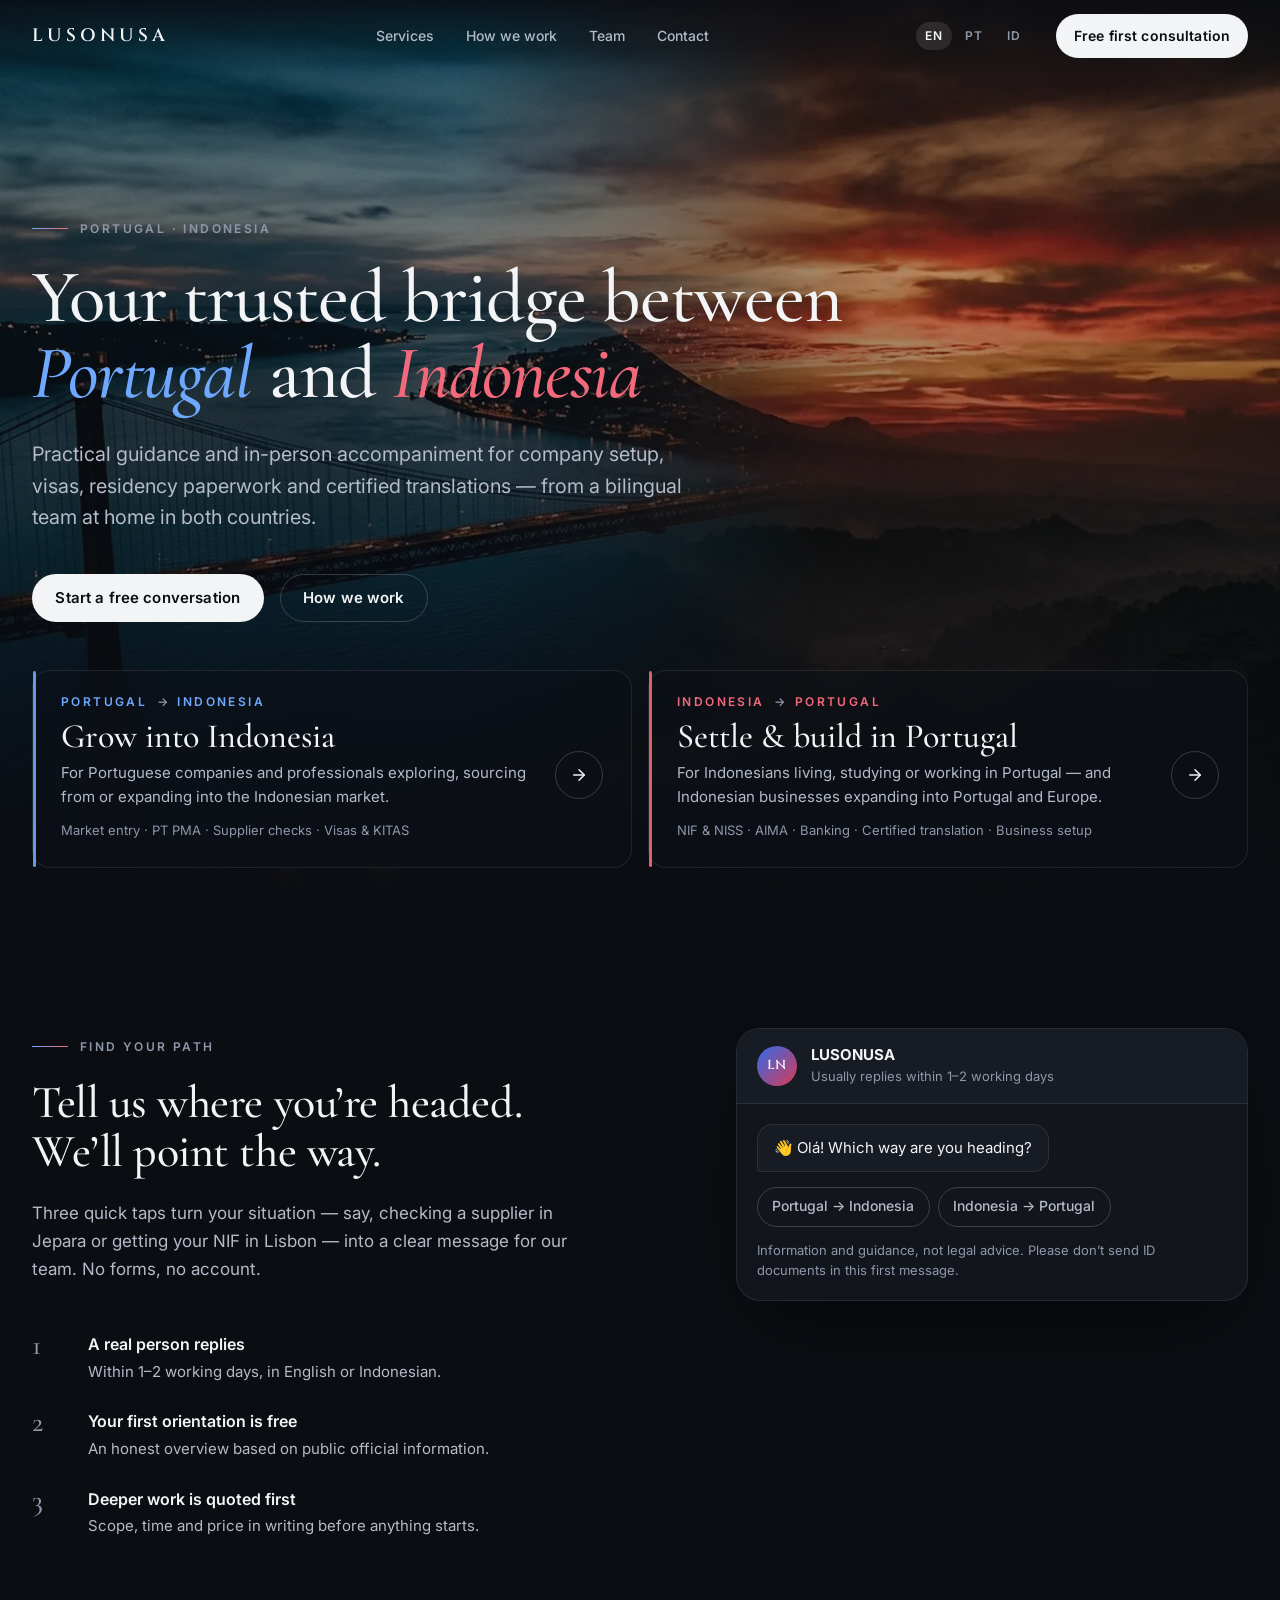
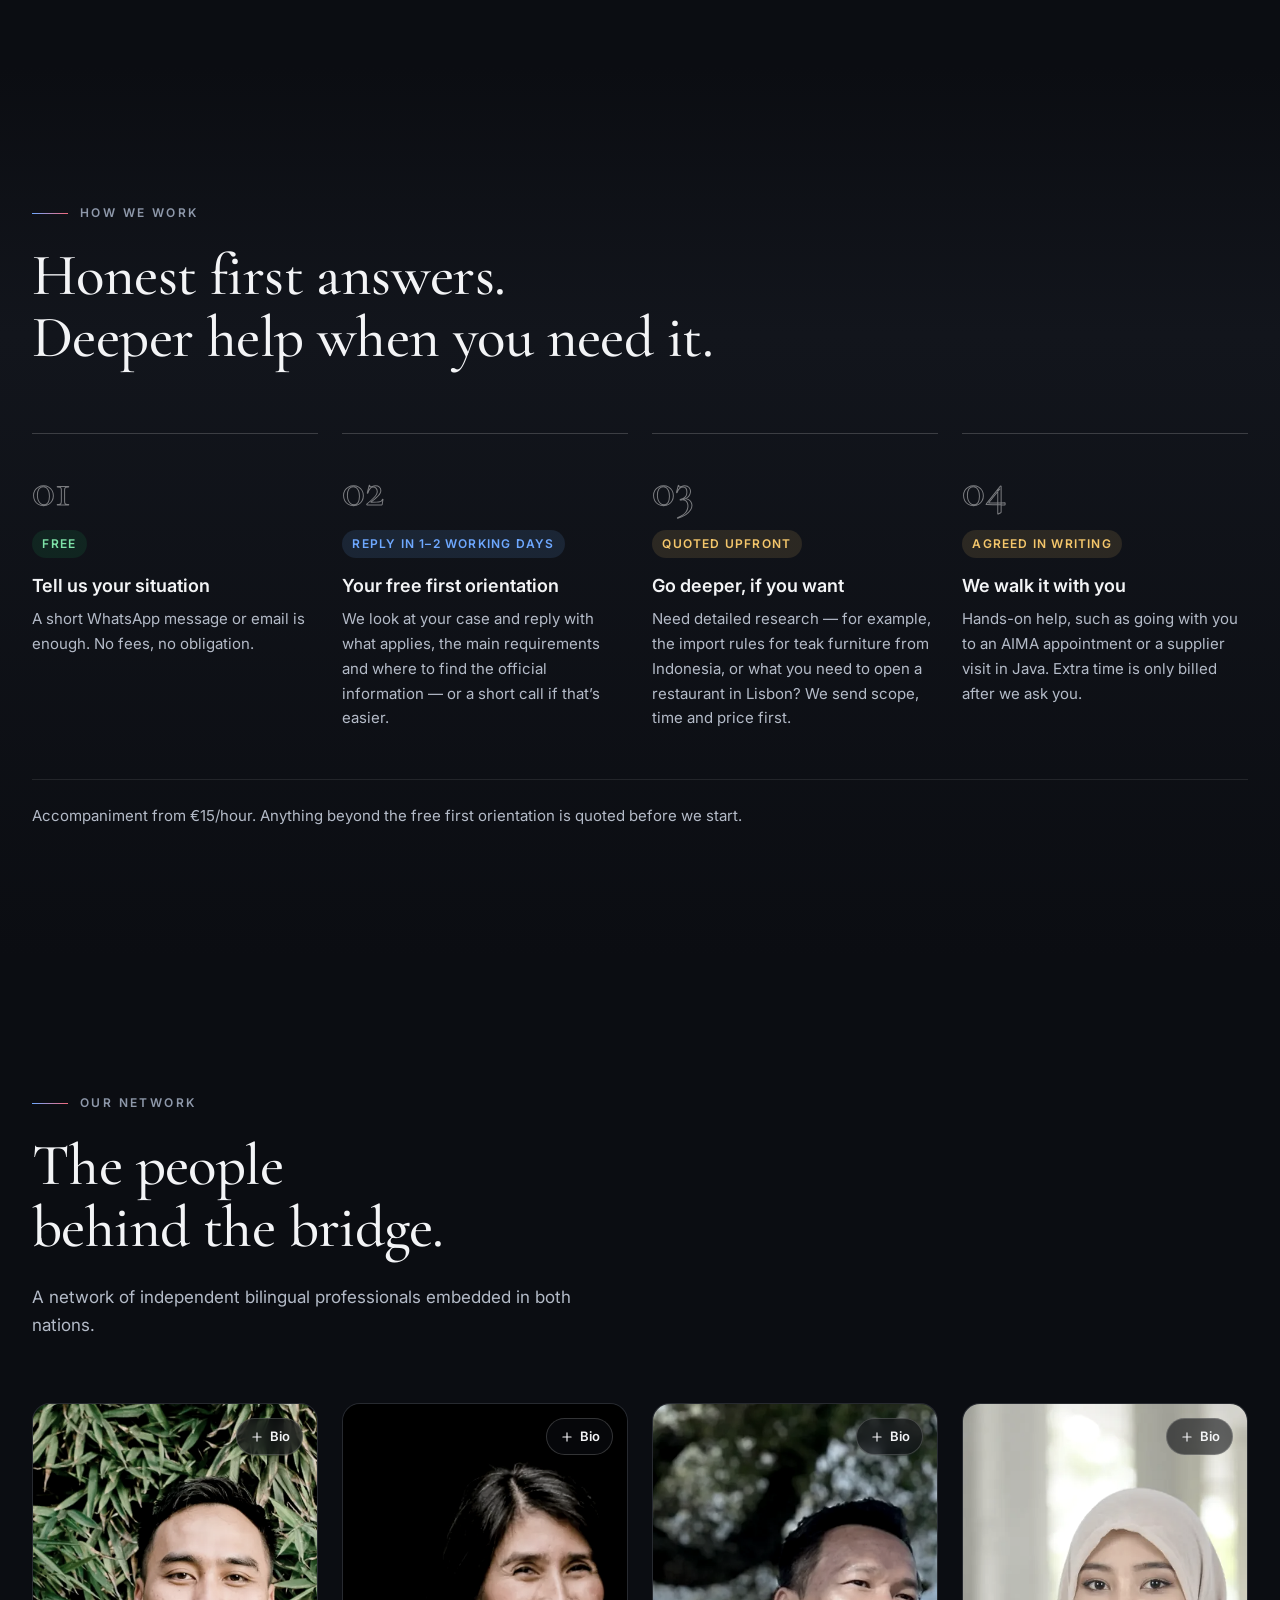
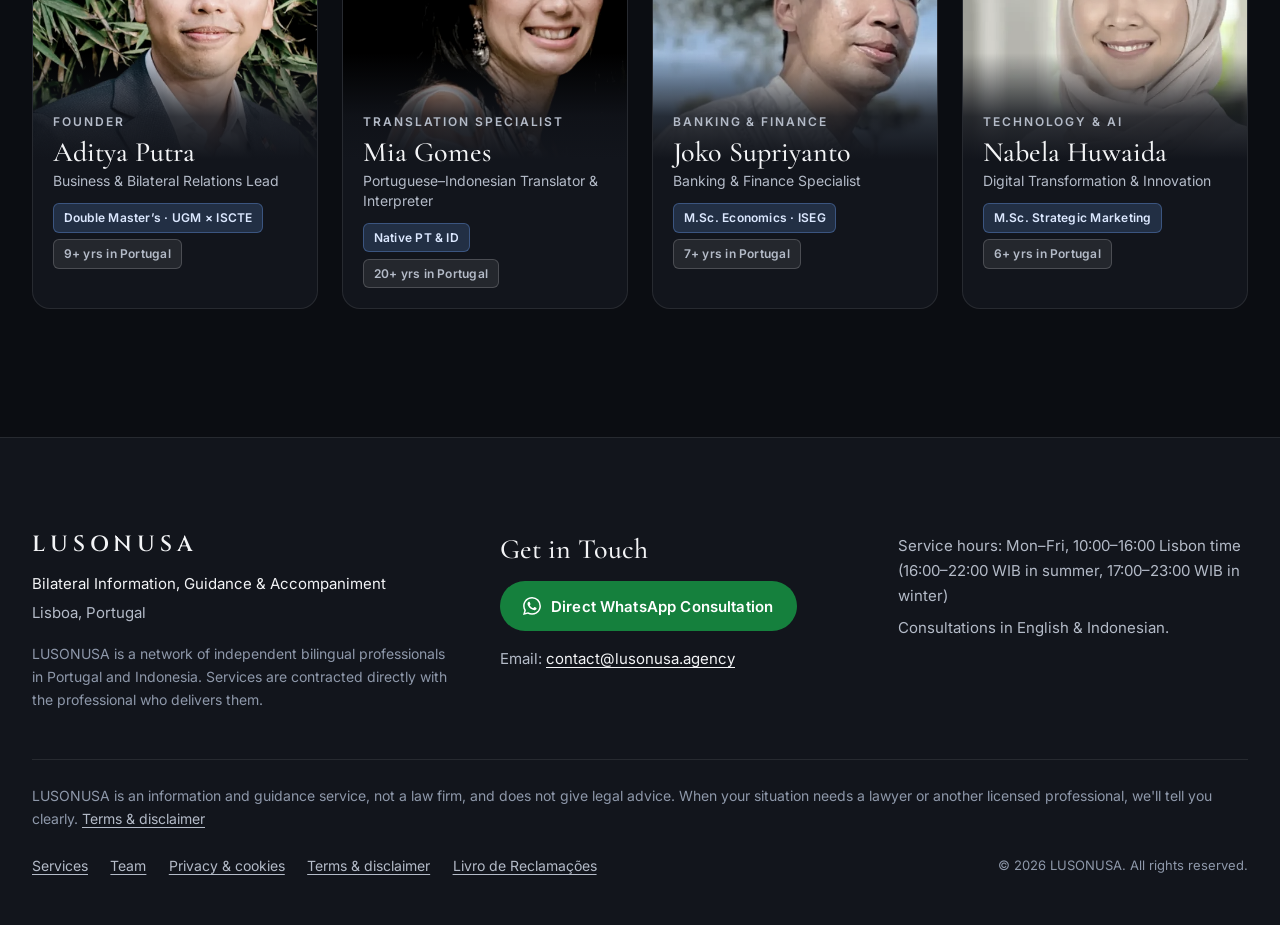
<file: index.html>
<!DOCTYPE html>
<html lang="en">
<head>
  <meta charset="UTF-8" />
  <meta name="viewport" content="width=device-width, initial-scale=1.0" />
  <title>LUSONUSA | Portugal ↔ Indonesia business setup, visas &amp; relocation support</title>
  <meta name="description" content="LUSONUSA gives practical guidance and in-person accompaniment to Portuguese businesses entering Indonesia and Indonesians settling in Portugal: PT PMA setup, visas and KITAS, NIF/NISS/AIMA paperwork and notary-certified translations." />
  <link rel="canonical" href="https://www.lusonusa.agency/" />
  <meta name="theme-color" content="#0B0D12" />

  <!-- Social previews -->
  <meta property="og:type" content="website" />
  <meta property="og:site_name" content="LUSONUSA" />
  <meta property="og:url" content="https://www.lusonusa.agency/" />
  <meta property="og:title" content="LUSONUSA | Your trusted bridge between Portugal and Indonesia" />
  <meta property="og:description" content="Practical guidance and in-person accompaniment for company setup, visas, residency paperwork and certified translations between Portugal and Indonesia." />
  <meta property="og:image" content="https://www.lusonusa.agency/og-image.jpg" />
  <meta property="og:image:width" content="1200" />
  <meta property="og:image:height" content="630" />
  <meta property="og:locale" content="en_GB" />
  <meta property="og:locale:alternate" content="pt_PT" />
  <meta property="og:locale:alternate" content="id_ID" />
  <meta name="twitter:card" content="summary_large_image" />
  <meta name="twitter:title" content="LUSONUSA | Your trusted bridge between Portugal and Indonesia" />
  <meta name="twitter:description" content="Practical guidance and in-person accompaniment for company setup, visas, residency paperwork and certified translations between Portugal and Indonesia." />
  <meta name="twitter:image" content="https://www.lusonusa.agency/og-image.jpg" />

  <!-- Icons -->
  <link rel="icon" href="/favicon.ico" sizes="32x32">
  <link rel="icon" href="/favicon.svg" type="image/svg+xml">
  <link rel="apple-touch-icon" href="/apple-touch-icon.png">
  <link rel="manifest" href="/site.webmanifest">

  <!-- Fonts: Cinzel (wordmark only), Cormorant Garamond (display), Inter (UI & body) -->
  <link rel="preconnect" href="https://fonts.googleapis.com" />
  <link rel="preconnect" href="https://fonts.gstatic.com" crossorigin />
  <link href="https://fonts.googleapis.com/css2?family=Cinzel:wght@600&family=Cormorant+Garamond:ital,wght@0,500;1,500&family=Inter:wght@400;500;600&display=swap" rel="stylesheet" />

  <!-- Hero photo (LCP) -->
  <link rel="preload" as="image" type="image/webp" imagesrcset="assets/img/hero-portugal-640.webp 640w, assets/img/hero-portugal-1024.webp 1024w, assets/img/hero-portugal-1600.webp 1600w" imagesizes="100vw" fetchpriority="high" />

  <link rel="stylesheet" href="style.css?v=377daeb5" />
  <script src="app.js?v=377daeb5" defer></script>

  <!-- Structured data -->
  <script type="application/ld+json">
  {
    "@context": "https://schema.org",
    "@graph": [
      {
        "@type": "ProfessionalService",
        "@id": "https://www.lusonusa.agency/#organization",
        "name": "LUSONUSA",
        "url": "https://www.lusonusa.agency/",
        "logo": "https://www.lusonusa.agency/icon-512.png",
        "image": "https://www.lusonusa.agency/og-image.jpg",
        "description": "A network of independent bilingual professionals offering information, practical guidance and in-person accompaniment between Portugal and Indonesia: PT PMA company setup guidance, visas and KITAS, NIF/NISS/AIMA paperwork, supplier background checks and coordination of translations certified before a Portuguese notary. Not a law firm and not legal advice.",
        "email": "contact@lusonusa.agency",
        "telephone": "+351930534440",
        "areaServed": [
          { "@type": "Country", "name": "Portugal" },
          { "@type": "Country", "name": "Indonesia" }
        ],
        "knowsLanguage": ["en", "id"],
        "contactPoint": {
          "@type": "ContactPoint",
          "contactType": "customer service",
          "telephone": "+351930534440",
          "email": "contact@lusonusa.agency",
          "url": "https://wa.me/351930534440",
          "availableLanguage": ["English", "Indonesian"]
        },
        "founder": { "@id": "https://www.lusonusa.agency/#aditya-putra" },
        "member": [
          { "@id": "https://www.lusonusa.agency/#aditya-putra" },
          { "@id": "https://www.lusonusa.agency/#mia-gomes" },
          { "@id": "https://www.lusonusa.agency/#joko-supriyanto" },
          { "@id": "https://www.lusonusa.agency/#nabela-huwaida" }
        ]
      },
      {
        "@type": "WebSite",
        "@id": "https://www.lusonusa.agency/#website",
        "url": "https://www.lusonusa.agency/",
        "name": "LUSONUSA",
        "inLanguage": "en",
        "publisher": { "@id": "https://www.lusonusa.agency/#organization" }
      },
      {
        "@type": "Person",
        "@id": "https://www.lusonusa.agency/#aditya-putra",
        "name": "Aditya Putra",
        "jobTitle": "Business & Bilateral Relations Lead",
        "description": "Founder of LUSONUSA. Double master's degree: MBA (FEB UGM) and M.Sc. in International Management (ISCTE-IUL). Nine years in Portugal, including five in the Economic Section of the Embassy of the Republic of Indonesia in Lisbon.",
        "image": "https://www.lusonusa.agency/assets/img/team-aditya-portrait-800.jpg",
        "alumniOf": [
          { "@type": "CollegeOrUniversity", "name": "Faculty of Economics and Business, Universitas Gadjah Mada (FEB UGM)" },
          { "@type": "CollegeOrUniversity", "name": "ISCTE – University Institute of Lisbon (ISCTE-IUL)" }
        ],
        "knowsLanguage": ["en", "id"],
        "memberOf": { "@id": "https://www.lusonusa.agency/#organization" }
      },
      {
        "@type": "Person",
        "@id": "https://www.lusonusa.agency/#mia-gomes",
        "name": "Mia Gomes",
        "jobTitle": "Portuguese–Indonesian Translator & Interpreter",
        "description": "Native speaker of European Portuguese and Indonesian; translator and interpreter. Translations are certified before a Portuguese notary when an official version is needed.",
        "image": "https://www.lusonusa.agency/assets/img/team-mia-portrait-800.jpg",
        "knowsLanguage": ["pt", "id"],
        "memberOf": { "@id": "https://www.lusonusa.agency/#organization" }
      },
      {
        "@type": "Person",
        "@id": "https://www.lusonusa.agency/#joko-supriyanto",
        "name": "Joko Supriyanto",
        "jobTitle": "Banking & Finance Specialist",
        "description": "7+ years residing in Portugal, Master of Science in Economics from ISEG Lisbon, active in the European banking sector.",
        "image": "https://www.lusonusa.agency/assets/img/team-joko-portrait-800.jpg",
        "alumniOf": { "@type": "CollegeOrUniversity", "name": "ISEG – Lisbon School of Economics & Management" },
        "knowsLanguage": ["en", "id"],
        "memberOf": { "@id": "https://www.lusonusa.agency/#organization" }
      },
      {
        "@type": "Person",
        "@id": "https://www.lusonusa.agency/#nabela-huwaida",
        "name": "Nabela Huwaida",
        "jobTitle": "Digital Transformation & Innovation",
        "description": "M.Sc. in Strategic Marketing, leading enterprise technology initiatives and business AI adoption.",
        "image": "https://www.lusonusa.agency/assets/img/team-nabela-portrait-800.jpg",
        "knowsLanguage": ["en", "id"],
        "memberOf": { "@id": "https://www.lusonusa.agency/#organization" }
      }
    ]
  }
  </script>
</head>
<body>
  <!-- Inline icon sprite (Lucide v0.469.0, ISC licence) — no third-party icon script -->
  <svg xmlns="http://www.w3.org/2000/svg" class="icon-sprite" aria-hidden="true" focusable="false" fill="none" stroke="currentColor" stroke-width="2" stroke-linecap="round" stroke-linejoin="round">
    <symbol id="i-x" viewBox="0 0 24 24"><path d="M18 6 6 18"/> <path d="m6 6 12 12"/></symbol>
    <symbol id="i-languages" viewBox="0 0 24 24"><path d="m5 8 6 6"/> <path d="m4 14 6-6 2-3"/> <path d="M2 5h12"/> <path d="M7 2h1"/> <path d="m22 22-5-10-5 10"/> <path d="M14 18h6"/></symbol>
    <symbol id="i-arrow-right" viewBox="0 0 24 24"><path d="M5 12h14"/> <path d="m12 5 7 7-7 7"/></symbol>
    <symbol id="i-mail" viewBox="0 0 24 24"><rect width="20" height="16" x="2" y="4" rx="2"/> <path d="m22 7-8.97 5.7a1.94 1.94 0 0 1-2.06 0L2 7"/></symbol>
    <symbol id="i-whatsapp" viewBox="0 0 24 24"><path fill="currentColor" stroke="none" d="M17.472 14.382c-.297-.149-1.758-.867-2.03-.967-.273-.099-.471-.148-.67.15-.197.297-.767.966-.94 1.164-.173.199-.347.223-.644.075-.297-.15-1.255-.463-2.39-1.475-.883-.788-1.48-1.761-1.653-2.059-.173-.297-.018-.458.13-.606.134-.133.298-.347.446-.52.149-.174.198-.298.298-.497.099-.198.05-.371-.025-.52-.075-.149-.669-1.612-.916-2.207-.242-.579-.487-.5-.669-.51-.173-.008-.371-.01-.57-.01-.198 0-.52.074-.792.372-.272.297-1.04 1.016-1.04 2.479 0 1.462 1.065 2.875 1.213 3.074.149.198 2.096 3.2 5.077 4.487.709.306 1.262.489 1.694.625.712.227 1.36.195 1.871.118.571-.085 1.758-.719 2.006-1.413.248-.694.248-1.289.173-1.413-.074-.124-.272-.198-.57-.347m-5.421 7.403h-.004a9.87 9.87 0 01-5.031-1.378l-.361-.214-3.741.982.998-3.648-.235-.374a9.86 9.86 0 01-1.51-5.26c.001-5.45 4.436-9.884 9.888-9.884 2.64 0 5.122 1.03 6.988 2.898a9.825 9.825 0 012.893 6.994c-.003 5.45-4.437 9.884-9.885 9.884m8.413-18.297A11.815 11.815 0 0012.05 0C5.495 0 .16 5.335.157 11.892c0 2.096.547 4.142 1.588 5.945L.057 24l6.305-1.654a11.882 11.882 0 005.683 1.448h.005c6.554 0 11.89-5.335 11.893-11.893a11.821 11.821 0 00-3.48-8.413z"/></symbol>
    <symbol id="i-plus" viewBox="0 0 24 24"><path d="M5 12h14"/> <path d="M12 5v14"/></symbol>
    <symbol id="i-rotate-ccw" viewBox="0 0 24 24"><path d="M3 12a9 9 0 1 0 9-9 9.75 9.75 0 0 0-6.74 2.74L3 8"/> <path d="M3 3v5h5"/></symbol>
    <symbol id="i-building-2" viewBox="0 0 24 24"><path d="M6 22V4a2 2 0 0 1 2-2h8a2 2 0 0 1 2 2v18Z"/> <path d="M6 12H4a2 2 0 0 0-2 2v6a2 2 0 0 0 2 2h2"/> <path d="M18 9h2a2 2 0 0 1 2 2v9a2 2 0 0 1-2 2h-2"/> <path d="M10 6h4"/> <path d="M10 10h4"/> <path d="M10 14h4"/> <path d="M10 18h4"/></symbol>
    <symbol id="i-file-badge" viewBox="0 0 24 24"><path d="M12 22h6a2 2 0 0 0 2-2V7l-5-5H6a2 2 0 0 0-2 2v3"/> <path d="M14 2v4a2 2 0 0 0 2 2h4"/> <path d="M5 17a3 3 0 1 0 0-6 3 3 0 0 0 0 6Z"/> <path d="M7 16.5 8 22l-3-1-3 1 1-5.5"/></symbol>
    <symbol id="i-file-text" viewBox="0 0 24 24"><path d="M15 2H6a2 2 0 0 0-2 2v16a2 2 0 0 0 2 2h12a2 2 0 0 0 2-2V7Z"/> <path d="M14 2v4a2 2 0 0 0 2 2h4"/> <path d="M10 9H8"/> <path d="M16 13H8"/> <path d="M16 17H8"/></symbol>
  </svg>

  <a class="skip-link" href="#main" data-i18n="skip">Skip to content</a>

  <!-- ═══════════ HEADER ═══════════ -->
  <header class="header" id="site-header">
    <div class="container header-inner">
      <a class="wordmark" href="#top">LUSONUSA</a>

      <nav class="nav" aria-label="Main navigation" data-i18n-aria="aria.nav">
        <a href="#finder" data-i18n="nav.services">Services</a>
        <a href="#process" data-i18n="nav.process">How we work</a>
        <a href="#team" data-i18n="nav.team">Team</a>
        <a href="#insights" data-i18n="nav.insights" data-guides-link hidden>Guides</a>
        <a href="#footer" data-i18n="nav.contact">Contact</a>
      </nav>

      <div class="header-right">
        <div class="lang" role="group" aria-label="Language">
          <button type="button" class="lang-btn is-active" data-lang="en" lang="en" aria-label="English" aria-pressed="true">EN</button>
          <button type="button" class="lang-btn" data-lang="pt" lang="pt" aria-label="Português" aria-pressed="false">PT</button>
          <button type="button" class="lang-btn" data-lang="id" lang="id" aria-label="Bahasa Indonesia" aria-pressed="false">ID</button>
        </div>
        <a class="btn btn-light btn-sm header-cta" href="https://wa.me/351930534440" data-wa="generic" target="_blank" rel="noopener noreferrer" data-i18n="header.cta">Free first consultation</a>
        <button type="button" class="menu-btn" id="mobile-nav-trigger" aria-controls="mobile-menu" aria-expanded="false" data-i18n="nav.menu">Menu</button>
      </div>
    </div>
  </header>

  <!-- Mobile menu -->
  <div class="mobile-menu" id="mobile-menu" aria-hidden="true" inert>
    <div class="mobile-menu-panel" role="dialog" aria-modal="true" aria-label="Menu" data-i18n-aria="nav.menu">
      <div class="mobile-menu-head">
        <a href="#top" class="wordmark">LUSONUSA</a>
        <button type="button" class="icon-btn" id="mobile-menu-close" aria-label="Close menu" data-i18n-aria="aria.menu.close">
          <svg class="icon" aria-hidden="true"><use href="#i-x"/></svg>
        </button>
      </div>
      <nav class="mobile-menu-links" aria-label="Main navigation" data-i18n-aria="aria.nav">
        <a href="#finder" data-i18n="nav.services">Services</a>
        <a href="#process" data-i18n="nav.process">How we work</a>
        <a href="#team" data-i18n="nav.team">Team</a>
        <a href="#insights" data-i18n="nav.insights" data-guides-link hidden>Guides</a>
        <a href="#footer" data-i18n="nav.contact">Contact</a>
      </nav>
      <div class="mobile-menu-foot">
        <div class="lang" role="group" aria-label="Language">
          <button type="button" class="lang-btn is-active" data-lang="en" lang="en" aria-label="English" aria-pressed="true">EN</button>
          <button type="button" class="lang-btn" data-lang="pt" lang="pt" aria-label="Português" aria-pressed="false">PT</button>
          <button type="button" class="lang-btn" data-lang="id" lang="id" aria-label="Bahasa Indonesia" aria-pressed="false">ID</button>
        </div>
        <a class="btn btn-light" href="https://wa.me/351930534440" data-wa="generic" target="_blank" rel="noopener noreferrer" data-i18n="header.cta">Free first consultation</a>
      </div>
    </div>
  </div>

  <!-- ═══════════ HERO ═══════════ -->
  <section class="hero" id="top" aria-labelledby="hero-title">
    <div class="hero-bg" aria-hidden="true">
      <div class="hero-layer hero-layer-pt">
        <picture>
          <source type="image/webp" srcset="assets/img/hero-portugal-640.webp 640w, assets/img/hero-portugal-1024.webp 1024w, assets/img/hero-portugal-1600.webp 1600w" sizes="100vw" />
          <img src="assets/img/hero-portugal-1024.jpg" width="1024" height="1024" alt="" fetchpriority="high" decoding="async" />
        </picture>
      </div>
      <div class="hero-layer hero-layer-id">
        <picture>
          <source type="image/webp" srcset="assets/img/hero-indonesia-640.webp 640w, assets/img/hero-indonesia-1024.webp 1024w, assets/img/hero-indonesia-1600.webp 1600w" sizes="100vw" />
          <img src="assets/img/hero-indonesia-1024.jpg" width="1024" height="1024" alt="" decoding="async" />
        </picture>
      </div>
      <!-- Optional later: one self-hosted, muted loop that crossfades in over the photos.
           Add <video class="hero-video" data-hero-video muted loop playsinline preload="none" poster="…">
           with <source> elements here; app.js (initHeroVideo) only plays it when motion and data
           saving allow. Ship photos only for now. -->
    </div>

    <div class="container hero-inner">
      <div class="hero-copy">
        <p class="eyebrow"><span class="rule" aria-hidden="true"></span><span data-i18n="hero.eyebrow">Portugal · Indonesia</span></p>
        <h1 id="hero-title">
          <span data-i18n="hero.title.a">Your trusted bridge between</span>
          <em class="c-pt" data-i18n="hero.title.pt">Portugal</em>
          <span data-i18n="hero.title.and">and</span>
          <em class="c-id" data-i18n="hero.title.id">Indonesia</em>
        </h1>
        <p class="lede" data-i18n="hero.lede">Practical guidance and in-person accompaniment for company setup, visas, residency paperwork and certified translations — from a bilingual team at home in both countries.</p>
        <div class="hero-ctas">
          <a class="btn btn-light" href="#finder" data-i18n="hero.cta1">Start a free conversation</a>
          <a class="btn btn-ghost" href="#process" data-i18n="hero.cta2">How we work</a>
        </div>
      </div>

      <div class="directions">
        <a class="dir dir-pt" href="#finder" data-direction="pt-id">
          <span class="route"><span data-i18n="dir.pt.from">Portugal</span> <span class="route-arrow" aria-hidden="true">→</span> <span data-i18n="dir.pt.to">Indonesia</span></span>
          <h2 class="dir-title" data-i18n="dir.pt.title">Grow into Indonesia</h2>
          <p class="dir-text" data-i18n="dir.pt.text">For Portuguese companies and professionals exploring, sourcing from or expanding into the Indonesian market.</p>
          <span class="dir-tags" data-i18n="dir.pt.tags">Market entry · PT PMA · Supplier checks · Visas &amp; KITAS</span>
          <span class="dir-arrow" aria-hidden="true"><svg class="icon"><use href="#i-arrow-right"/></svg></span>
        </a>
        <a class="dir dir-id" href="#finder" data-direction="id-pt">
          <span class="route"><span data-i18n="dir.id.from">Indonesia</span> <span class="route-arrow" aria-hidden="true">→</span> <span data-i18n="dir.id.to">Portugal</span></span>
          <h2 class="dir-title" data-i18n="dir.id.title">Settle &amp; build in Portugal</h2>
          <p class="dir-text" data-i18n="dir.id.text">For Indonesians living, studying or working in Portugal — and Indonesian businesses expanding into Portugal and Europe.</p>
          <span class="dir-tags" data-i18n="dir.id.tags">NIF &amp; NISS · AIMA · Banking · Certified translation · Business setup</span>
          <span class="dir-arrow" aria-hidden="true"><svg class="icon"><use href="#i-arrow-right"/></svg></span>
        </a>
      </div>
    </div>
  </section>

  <main id="main" tabindex="-1">
    <!-- ═══════════ FIND YOUR PATH ═══════════ -->
    <section class="block" id="finder" aria-labelledby="finder-title">
      <div class="container finder">
        <div class="finder-intro">
          <div class="block-head">
            <p class="eyebrow"><span class="rule" aria-hidden="true"></span><span data-i18n="finder.eyebrow">Find your path</span></p>
            <h2 id="finder-title" data-i18n="finder.title" data-i18n-lines><span class="t-line">Tell us where you’re headed.</span> <span class="t-line">We’ll point the way.</span></h2>
            <p data-i18n="finder.intro">Three quick taps turn your situation — say, checking a supplier in Jepara or getting your NIF in Lisbon — into a clear message for our team. No forms, no account.</p>
          </div>
          <ol class="promise">
            <li><span class="n" aria-hidden="true">1</span><div><strong data-i18n="promise.1.t">A real person replies</strong><span data-i18n="promise.1.d">Within 1–2 working days, in English or Indonesian.</span></div></li>
            <li><span class="n" aria-hidden="true">2</span><div><strong data-i18n="promise.2.t">Your first orientation is free</strong><span data-i18n="promise.2.d">An honest overview based on public official information.</span></div></li>
            <li><span class="n" aria-hidden="true">3</span><div><strong data-i18n="promise.3.t">Deeper work is quoted first</strong><span data-i18n="promise.3.d">Scope, time and price in writing before anything starts.</span></div></li>
          </ol>
        </div>

        <div class="chat" role="region" aria-labelledby="chat-name">
          <div class="chat-head">
            <span class="avatar" aria-hidden="true">LN</span>
            <div class="chat-id"><b id="chat-name">LUSONUSA</b><small data-i18n="finder.head.sub">Usually replies within 1–2 working days</small></div>
            <button type="button" class="restart" id="finder-restart" hidden>
              <svg class="icon" aria-hidden="true"><use href="#i-rotate-ccw"/></svg><span data-i18n="finder.restart">Start over</span>
            </button>
          </div>
          <div class="chat-body">
            <p class="msg" id="finder-q-dir"><span aria-hidden="true">👋</span> <span data-i18n="finder.q.dir">Olá! Which way are you heading?</span></p>
            <div class="chips" id="finder-dir" role="group" aria-labelledby="finder-q-dir">
              <noscript><p class="noscript">WhatsApp: <a href="https://wa.me/351930534440">+351 930 534 440</a> · Email: <a href="mailto:contact@lusonusa.agency">contact@lusonusa.agency</a></p></noscript>
            </div>

            <div class="step-group" id="finder-step-topic" hidden>
              <p class="msg" id="finder-q-topic" data-i18n="finder.q.topic">What do you need help with?</p>
              <div class="chips" id="finder-topic" role="group" aria-labelledby="finder-q-topic"></div>
            </div>

            <div class="step-group" id="finder-step-time" hidden>
              <p class="msg" id="finder-q-time" data-i18n="finder.q.time">When do you need it?</p>
              <div class="chips" id="finder-time" role="group" aria-labelledby="finder-q-time"></div>
            </div>

            <div class="result" id="finder-result" hidden>
              <h3 id="finder-result-title" tabindex="-1">How we can help</h3>
              <ul id="finder-result-list"></ul>
              <p class="meta">
                <span><span data-i18n="finder.meta.first">First orientation:</span> <b data-i18n="finder.meta.free">free</b></span>
                <span id="finder-meta-accomp"><span data-i18n="finder.meta.accomp">Accompaniment:</span> <b data-i18n="finder.meta.from">from €15/h</b></span>
                <span id="finder-meta-quoted" hidden><span data-i18n="finder.meta.deeper">Deeper work:</span> <b data-i18n="finder.meta.quoted">quoted upfront</b></span>
              </p>
              <div class="actions">
                <a class="btn btn-wa btn-sm" id="finder-wa" href="https://wa.me/351930534440" target="_blank" rel="noopener noreferrer">
                  <svg class="icon" aria-hidden="true"><use href="#i-whatsapp"/></svg><span data-i18n="finder.wa">Send to us on WhatsApp</span>
                </a>
                <a class="btn btn-ghost btn-sm" id="finder-email" href="mailto:contact@lusonusa.agency">
                  <svg class="icon" aria-hidden="true"><use href="#i-mail"/></svg><span data-i18n="finder.email">Email instead</span>
                </a>
              </div>
            </div>

            <p class="fine" data-i18n="finder.fine">Information and guidance, not legal advice. Please don’t send ID documents in this first message.</p>
            <p class="sr-only" id="finder-status" role="status" aria-live="polite"></p>
          </div>
        </div>
      </div>
    </section>

    <!-- ═══════════ HOW WE WORK ═══════════ -->
    <section class="block block-tint" id="process" aria-labelledby="process-title">
      <div class="container">
        <div class="block-head">
          <p class="eyebrow"><span class="rule" aria-hidden="true"></span><span data-i18n="process.eyebrow">How we work</span></p>
          <h2 id="process-title" data-i18n="process.title" data-i18n-lines><span class="t-line">Honest first answers.</span> <span class="t-line">Deeper help when you need it.</span></h2>
        </div>
        <ol class="steps">
          <li class="step">
            <span class="num" aria-hidden="true">01</span>
            <span class="badge badge-free" data-i18n="step.1.badge">Free</span>
            <h3 data-i18n="step.1.title">Tell us your situation</h3>
            <p data-i18n="step.1.text">A short WhatsApp message or email is enough. No fees, no obligation.</p>
          </li>
          <li class="step">
            <span class="num" aria-hidden="true">02</span>
            <span class="badge badge-time" data-i18n="step.2.badge">Reply in 1–2 working days</span>
            <h3 data-i18n="step.2.title">Your free first orientation</h3>
            <p data-i18n="step.2.text">We look at your case and reply with what applies, the main requirements and where to find the official information — or a short call if that’s easier.</p>
          </li>
          <li class="step">
            <span class="num" aria-hidden="true">03</span>
            <span class="badge badge-quote" data-i18n="step.3.badge">Quoted upfront</span>
            <h3 data-i18n="step.3.title">Go deeper, if you want</h3>
            <p data-i18n="step.3.text">Need detailed research — for example, the import rules for teak furniture from Indonesia, or what you need to open a restaurant in Lisbon? We send scope, time and price first.</p>
          </li>
          <li class="step">
            <span class="num" aria-hidden="true">04</span>
            <span class="badge badge-quote" data-i18n="step.4.badge">Agreed in writing</span>
            <h3 data-i18n="step.4.title">We walk it with you</h3>
            <p data-i18n="step.4.text">Hands-on help, such as going with you to an AIMA appointment or a supplier visit in Java. Extra time is only billed after we ask you.</p>
          </li>
        </ol>
        <p class="process-note" data-i18n="process.note">Accompaniment from €15/hour. Anything beyond the free first orientation is quoted before we start.</p>
      </div>
    </section>

    <!-- ═══════════ TEAM ═══════════ -->
    <section class="block" id="team" aria-labelledby="team-title">
      <div class="container">
        <div class="block-head">
          <p class="eyebrow"><span class="rule" aria-hidden="true"></span><span data-i18n="team.eyebrow">Our network</span></p>
          <h2 id="team-title" data-i18n="team.title" data-i18n-lines><span class="t-line">The people</span> <span class="t-line">behind the bridge.</span></h2>
          <p data-i18n="team.subtitle">A network of independent bilingual professionals embedded in both nations.</p>
        </div>

        <ul class="team">
          <li class="person" id="person-aditya" style="--face-y: 34%">
            <picture class="person-photo">
              <source type="image/webp" srcset="assets/img/team-aditya-portrait-480.webp 480w, assets/img/team-aditya-portrait-800.webp 800w" sizes="(max-width: 560px) 92vw, (max-width: 1100px) 46vw, 290px" />
              <img src="assets/img/team-aditya-portrait-480.jpg" srcset="assets/img/team-aditya-portrait-480.jpg 480w, assets/img/team-aditya-portrait-800.jpg 800w" sizes="(max-width: 560px) 92vw, (max-width: 1100px) 46vw, 290px" width="480" height="600" alt="Portrait of Aditya Putra" loading="lazy" decoding="async" />
            </picture>
            <div class="person-info">
              <span class="person-role" data-i18n="team.c1.role">Founder</span>
              <h3 class="person-name">Aditya Putra</h3>
              <p class="person-title" data-i18n="team.c1.title">Business &amp; Bilateral Relations Lead</p>
              <ul class="tags"><li class="tag" data-i18n="team.c1.tag1">Double Master’s · UGM × ISCTE</li><li class="tag tag-plain" data-i18n="team.c1.tag2">9+ yrs in Portugal</li></ul>
            </div>
            <div class="person-bio" id="bio-aditya">
              <p class="person-bio-name" aria-hidden="true">Aditya Putra</p>
              <p data-i18n="team.c1.bio">Double master’s degree: MBA (FEB UGM) and M.Sc. in International Management (ISCTE-IUL). Nine years in Portugal, including five in the Economic Section of the Embassy of the Republic of Indonesia in Lisbon.</p>
              <p class="person-lang"><svg class="icon" aria-hidden="true"><use href="#i-languages"/></svg><span data-i18n="team.c1.lang">English &amp; Indonesian</span></p>
            </div>
            <button type="button" class="bio-toggle" aria-expanded="false" aria-controls="bio-aditya">
              <svg class="icon" aria-hidden="true"><use href="#i-plus"/></svg><span class="bio-label-open" data-i18n="team.bio.btn">Bio</span><span class="bio-label-close" data-i18n="team.bio.close">Close</span><span class="sr-only">: Aditya Putra</span>
            </button>
          </li>
          <li class="person" id="person-mia" style="--face-y: 30%">
            <picture class="person-photo">
              <source type="image/webp" srcset="assets/img/team-mia-portrait-480.webp 480w, assets/img/team-mia-portrait-800.webp 800w" sizes="(max-width: 560px) 92vw, (max-width: 1100px) 46vw, 290px" />
              <img src="assets/img/team-mia-portrait-480.jpg" srcset="assets/img/team-mia-portrait-480.jpg 480w, assets/img/team-mia-portrait-800.jpg 800w" sizes="(max-width: 560px) 92vw, (max-width: 1100px) 46vw, 290px" width="480" height="600" alt="Portrait of Mia Gomes" loading="lazy" decoding="async" />
            </picture>
            <div class="person-info">
              <span class="person-role" data-i18n="team.c4.role">Translation Specialist</span>
              <h3 class="person-name">Mia Gomes</h3>
              <p class="person-title" data-i18n="team.c4.title">Portuguese–Indonesian Translator &amp; Interpreter</p>
              <ul class="tags"><li class="tag" data-i18n="team.c4.tag1">Native PT &amp; ID</li><li class="tag tag-plain" data-i18n="team.c4.tag2">20+ yrs in Portugal</li></ul>
            </div>
            <div class="person-bio" id="bio-mia">
              <p class="person-bio-name" aria-hidden="true">Mia Gomes</p>
              <p data-i18n="team.c4.bio">Native speaker of both European Portuguese and Indonesian. Translates and interprets between the two languages; when an official version is needed, translations are certified before a Portuguese notary.</p>
              <p class="person-lang"><svg class="icon" aria-hidden="true"><use href="#i-languages"/></svg><span data-i18n="team.c4.lang">Portuguese &amp; Indonesian</span></p>
            </div>
            <button type="button" class="bio-toggle" aria-expanded="false" aria-controls="bio-mia">
              <svg class="icon" aria-hidden="true"><use href="#i-plus"/></svg><span class="bio-label-open" data-i18n="team.bio.btn">Bio</span><span class="bio-label-close" data-i18n="team.bio.close">Close</span><span class="sr-only">: Mia Gomes</span>
            </button>
          </li>
          <li class="person" id="person-joko" style="--face-y: 30%">
            <picture class="person-photo">
              <source type="image/webp" srcset="assets/img/team-joko-portrait-480.webp 480w, assets/img/team-joko-portrait-800.webp 800w" sizes="(max-width: 560px) 92vw, (max-width: 1100px) 46vw, 290px" />
              <img src="assets/img/team-joko-portrait-480.jpg" srcset="assets/img/team-joko-portrait-480.jpg 480w, assets/img/team-joko-portrait-800.jpg 800w" sizes="(max-width: 560px) 92vw, (max-width: 1100px) 46vw, 290px" width="480" height="600" alt="Portrait of Joko Supriyanto" loading="lazy" decoding="async" />
            </picture>
            <div class="person-info">
              <span class="person-role" data-i18n="team.c2.role">Banking &amp; Finance</span>
              <h3 class="person-name">Joko Supriyanto</h3>
              <p class="person-title" data-i18n="team.c2.title">Banking &amp; Finance Specialist</p>
              <ul class="tags"><li class="tag" data-i18n="team.c2.tag1">M.Sc. Economics · ISEG</li><li class="tag tag-plain" data-i18n="team.c2.tag2">7+ yrs in Portugal</li></ul>
            </div>
            <div class="person-bio" id="bio-joko">
              <p class="person-bio-name" aria-hidden="true">Joko Supriyanto</p>
              <p data-i18n="team.c2.bio">7+ years residing in Portugal with a Master of Science in Economics from ISEG Lisbon. Currently active in the European banking sector, bringing domain expertise in capital movements, cross-border financial flows, and compliance.</p>
              <p class="person-lang"><svg class="icon" aria-hidden="true"><use href="#i-languages"/></svg><span data-i18n="team.c2.lang">English &amp; Indonesian</span></p>
            </div>
            <button type="button" class="bio-toggle" aria-expanded="false" aria-controls="bio-joko">
              <svg class="icon" aria-hidden="true"><use href="#i-plus"/></svg><span class="bio-label-open" data-i18n="team.bio.btn">Bio</span><span class="bio-label-close" data-i18n="team.bio.close">Close</span><span class="sr-only">: Joko Supriyanto</span>
            </button>
          </li>
          <li class="person" id="person-nabela" style="--face-y: 26%">
            <picture class="person-photo">
              <source type="image/webp" srcset="assets/img/team-nabela-portrait-480.webp 480w, assets/img/team-nabela-portrait-800.webp 800w" sizes="(max-width: 560px) 92vw, (max-width: 1100px) 46vw, 290px" />
              <img src="assets/img/team-nabela-portrait-480.jpg" srcset="assets/img/team-nabela-portrait-480.jpg 480w, assets/img/team-nabela-portrait-800.jpg 800w" sizes="(max-width: 560px) 92vw, (max-width: 1100px) 46vw, 290px" width="480" height="600" alt="Portrait of Nabela Huwaida" loading="lazy" decoding="async" />
            </picture>
            <div class="person-info">
              <span class="person-role" data-i18n="team.c3.role">Technology &amp; AI</span>
              <h3 class="person-name">Nabela Huwaida</h3>
              <p class="person-title" data-i18n="team.c3.title">Digital Transformation &amp; Innovation</p>
              <ul class="tags"><li class="tag" data-i18n="team.c3.tag1">M.Sc. Strategic Marketing</li><li class="tag tag-plain" data-i18n="team.c3.tag2">6+ yrs in Portugal</li></ul>
            </div>
            <div class="person-bio" id="bio-nabela">
              <p class="person-bio-name" aria-hidden="true">Nabela Huwaida</p>
              <p data-i18n="team.c3.bio">M.Sc. in Strategic Marketing currently leading enterprise tech initiatives. Specializes in digital workflow adaptation, modern market expansion, and business AI adoption across cross-border operations.</p>
              <p class="person-lang"><svg class="icon" aria-hidden="true"><use href="#i-languages"/></svg><span data-i18n="team.c3.lang">English &amp; Indonesian</span></p>
            </div>
            <button type="button" class="bio-toggle" aria-expanded="false" aria-controls="bio-nabela">
              <svg class="icon" aria-hidden="true"><use href="#i-plus"/></svg><span class="bio-label-open" data-i18n="team.bio.btn">Bio</span><span class="bio-label-close" data-i18n="team.bio.close">Close</span><span class="sr-only">: Nabela Huwaida</span>
            </button>
          </li>
        </ul>
      </div>
    </section>

    <!-- Guides are held back until the articles are verified. The section lives in this
         <template> (not rendered, links not crawled); set SHOW_GUIDES = true in app.js to
         insert it and reveal the [data-guides-link] nav/footer links. -->
    <template id="insights-template">
    <!-- ═══════════════════════════════════════════════════════════════
         SECTION 5: GUIDES & INSIGHTS (hrefs are built from data-article-path when enabled)
         ═══════════════════════════════════════════════════════════════ -->
    <section id="insights" class="insights-section compact" aria-labelledby="insights-title">
      <div class="section-container">
        <div class="insights-header-compact">
          <div>
            <span class="section-eyebrow insights-eyebrow" data-i18n="insights.eyebrow">Knowledge Resource</span>
            <h2 class="insights-title-compact" id="insights-title" data-i18n="insights.title">Guides &amp; Bilateral Insights</h2>
            <p class="insights-subtitle" data-i18n="insights.subtitle">Practical guides on visas, company setup, residency paperwork and translations between Portugal and Indonesia.</p>
          </div>
          <a data-article-path="" class="insight-all-link">
            <span data-i18n="insights.all">All guides</span>
            <svg class="icon" aria-hidden="true"><use href="#i-arrow-right"/></svg>
          </a>
        </div>

        <ul class="insights-compact-list">
          <li class="insight-compact-row">
            <div class="insight-row-left">
              <span class="insight-tag-mini"><svg class="icon" aria-hidden="true"><use href="#i-file-badge"/></svg> <span data-i18n="insights.a1.tag">Indonesia Visas</span></span>
              <h3 class="insight-row-title">
                <a data-article-path="indonesia-visa-guide-2026.html" data-i18n="insights.a1.title">Indonesian visas and KITAS for Portuguese entrepreneurs and investors (2026)</a>
              </h3>
              <p class="insight-row-desc" data-i18n="insights.a1.desc">Business visits, investor stay permits and residence options for Portuguese company owners and directors.</p>
            </div>
            <div class="insight-row-right" aria-hidden="true">
              <svg class="icon"><use href="#i-arrow-right"/></svg>
            </div>
          </li>

          <li class="insight-compact-row">
            <div class="insight-row-left">
              <span class="insight-tag-mini"><svg class="icon" aria-hidden="true"><use href="#i-building-2"/></svg> <span data-i18n="insights.a2.tag">PT PMA Setup</span></span>
              <h3 class="insight-row-title">
                <a data-article-path="pt-pma-indonesia-setup.html" data-i18n="insights.a2.title">Setting up a PT PMA in Indonesia: foreign direct investment step by step</a>
              </h3>
              <p class="insight-row-desc" data-i18n="insights.a2.desc">Company structure, capital requirements and OSS licensing for European companies entering Indonesia.</p>
            </div>
            <div class="insight-row-right" aria-hidden="true">
              <svg class="icon"><use href="#i-arrow-right"/></svg>
            </div>
          </li>

          <li class="insight-compact-row">
            <div class="insight-row-left">
              <span class="insight-tag-mini"><svg class="icon" aria-hidden="true"><use href="#i-file-text"/></svg> <span data-i18n="insights.a3.tag">Portugal Paperwork</span></span>
              <h3 class="insight-row-title">
                <a data-article-path="nif-niss-aima-portugal-guide.html" data-i18n="insights.a3.title">NIF, NISS and AIMA residence registration in Portugal: a guide for Indonesians</a>
              </h3>
              <p class="insight-row-desc" data-i18n="insights.a3.desc">Tax number, social security and residence appointments for Indonesians moving to Portugal.</p>
            </div>
            <div class="insight-row-right" aria-hidden="true">
              <svg class="icon"><use href="#i-arrow-right"/></svg>
            </div>
          </li>

          <li class="insight-compact-row">
            <div class="insight-row-left">
              <span class="insight-tag-mini"><svg class="icon" aria-hidden="true"><use href="#i-languages"/></svg> <span data-i18n="insights.a4.tag">Translation &amp; Notary</span></span>
              <h3 class="insight-row-title">
                <a data-article-path="sworn-translation-notary-guide.html" data-i18n="insights.a4.title">Certified translation and notary legalisation of Indonesian and Portuguese documents</a>
              </h3>
              <p class="insight-row-desc" data-i18n="insights.a4.desc">How translations are certified before a Portuguese notary, plus legalisation and apostille basics.</p>
            </div>
            <div class="insight-row-right" aria-hidden="true">
              <svg class="icon"><use href="#i-arrow-right"/></svg>
            </div>
          </li>
        </ul>
      </div>
    </section>
    </template>
  </main>

  <!-- ═══════════ FOOTER ═══════════ -->
  <footer class="footer" id="footer">
    <div class="container">
      <div class="footer-grid">
        <div class="footer-brand">
          <p class="wordmark footer-wordmark">LUSONUSA</p>
          <p class="footer-tagline" data-i18n="footer.tagline">Bilateral Information, Guidance &amp; Accompaniment</p>
          <p class="footer-location">Lisboa, Portugal</p>
          <p class="footer-entity" data-i18n="footer.entity">LUSONUSA is a network of independent bilingual professionals in Portugal and Indonesia. Services are contracted directly with the professional who delivers them.</p>
        </div>

        <div class="footer-contact">
          <h2 class="footer-title" data-i18n="footer.contact.title">Get in Touch</h2>
          <a class="btn btn-wa" href="https://wa.me/351930534440" data-wa="generic" target="_blank" rel="noopener noreferrer">
            <svg class="icon" aria-hidden="true"><use href="#i-whatsapp"/></svg><span data-i18n="footer.wa.btn">Direct WhatsApp Consultation</span>
          </a>
          <p class="footer-email"><span data-i18n="footer.email">Email:</span> <a href="mailto:contact@lusonusa.agency">contact@lusonusa.agency</a></p>
        </div>

        <div class="footer-meta">
          <p data-i18n="footer.hours">Service hours: Mon–Fri, 10:00–16:00 Lisbon time (16:00–22:00 WIB in summer, 17:00–23:00 WIB in winter)</p>
          <p data-i18n="footer.consult">Consultations in English &amp; Indonesian.</p>
        </div>
      </div>

      <p class="footer-disclaimer"><span data-i18n="footer.legal">LUSONUSA is an information and guidance service, not a law firm, and does not give legal advice. When your situation needs a lawyer or another licensed professional, we'll tell you clearly.</span> <a href="/terms.html" data-i18n-href="link.terms" data-i18n="footer.terms">Terms &amp; disclaimer</a></p>

      <div class="footer-bottom">
        <nav class="footer-links" aria-label="Footer" data-i18n-aria="aria.footer">
          <a href="#finder" data-i18n="nav.services">Services</a>
          <a href="#team" data-i18n="nav.team">Team</a>
          <a href="#insights" data-i18n="nav.insights" data-guides-link hidden>Guides</a>
          <a href="/privacy.html" data-i18n-href="link.privacy" data-i18n="footer.privacy">Privacy &amp; cookies</a>
          <a href="/terms.html" data-i18n-href="link.terms" data-i18n="footer.terms">Terms &amp; disclaimer</a>
          <a href="https://www.livroreclamacoes.pt" target="_blank" rel="noopener noreferrer" lang="pt">Livro de Reclamações</a>
        </nav>
        <p class="footer-copy" data-i18n="footer.copy">© 2026 LUSONUSA. All rights reserved.</p>
      </div>
    </div>
  </footer>

  <!-- Mobile sticky WhatsApp button -->
  <a class="sticky-wa" id="sticky-wa" href="https://wa.me/351930534440" data-wa="generic" target="_blank" rel="noopener noreferrer" aria-label="Chat with us on WhatsApp" data-i18n-aria="sticky.wa.aria">
    <svg class="icon" aria-hidden="true"><use href="#i-whatsapp"/></svg>
    <span data-i18n="sticky.wa">WhatsApp</span>
  </a>
</body>
</html>
</file>
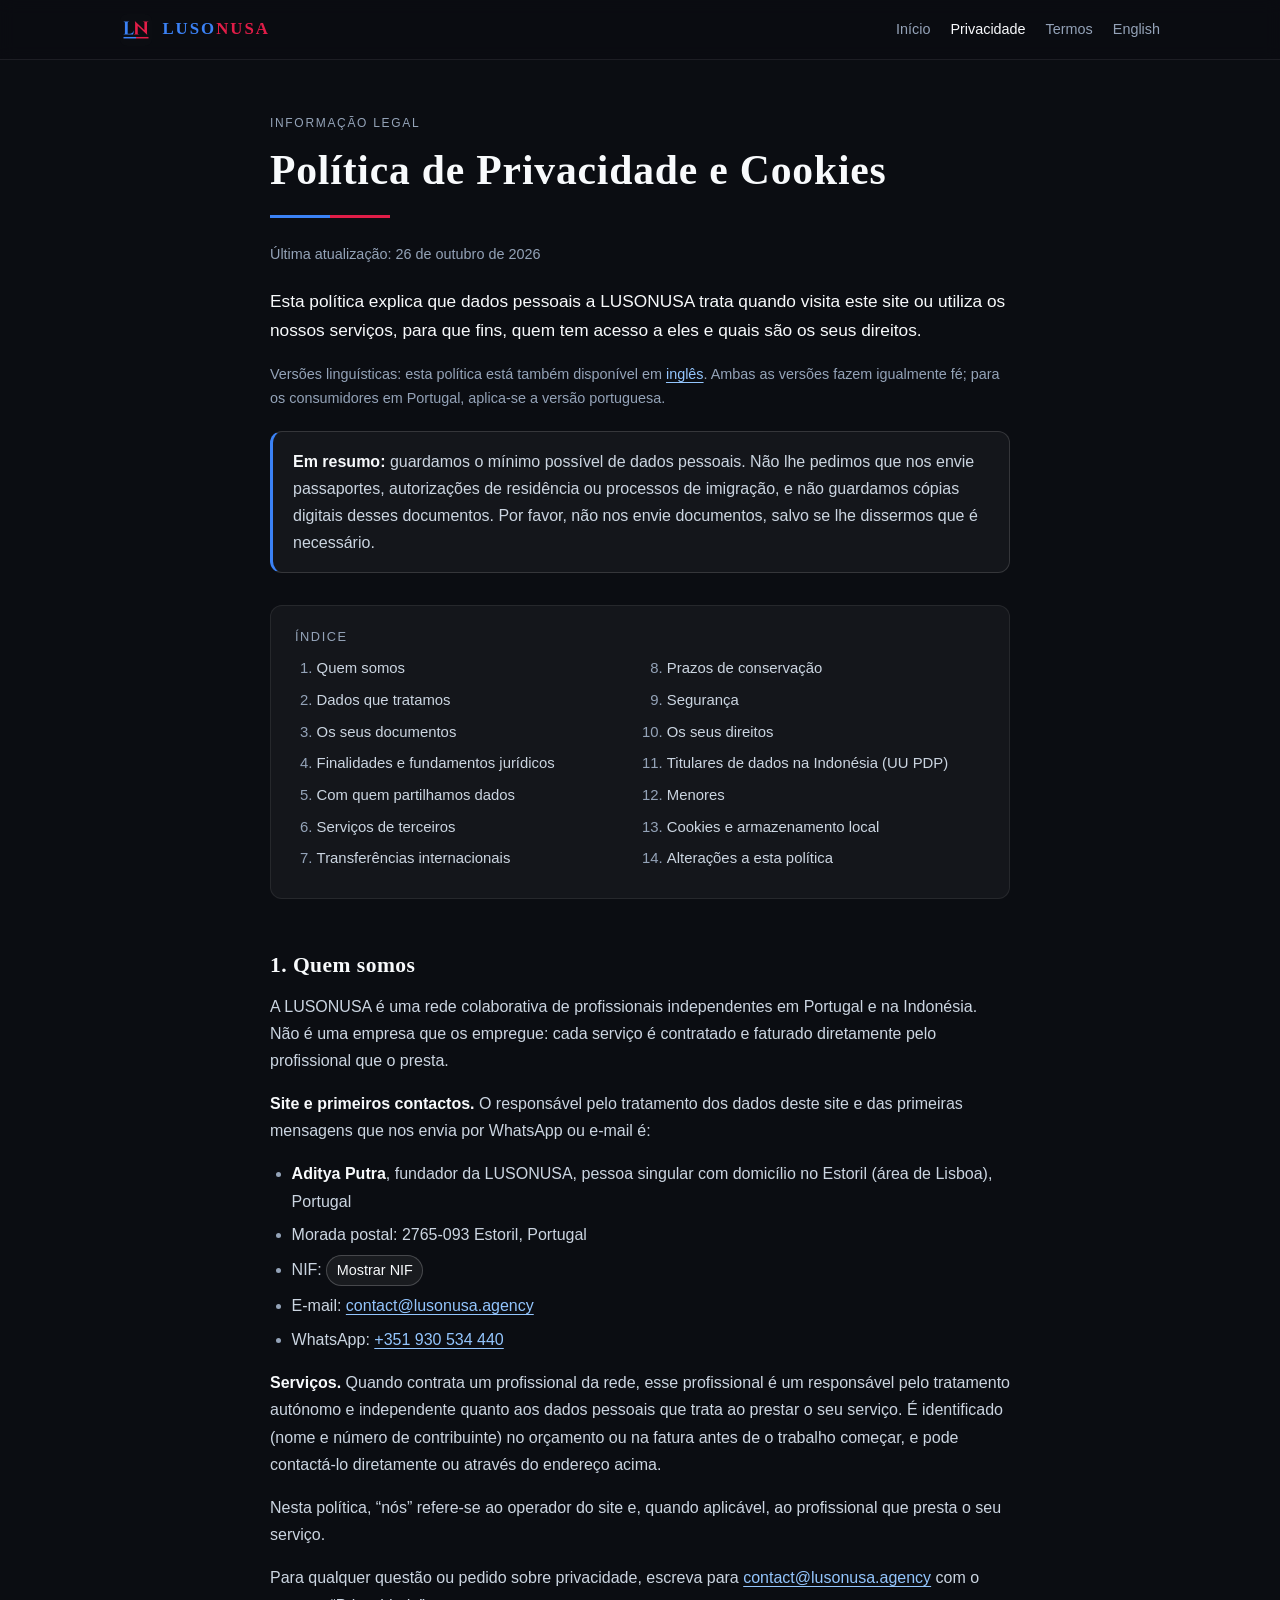
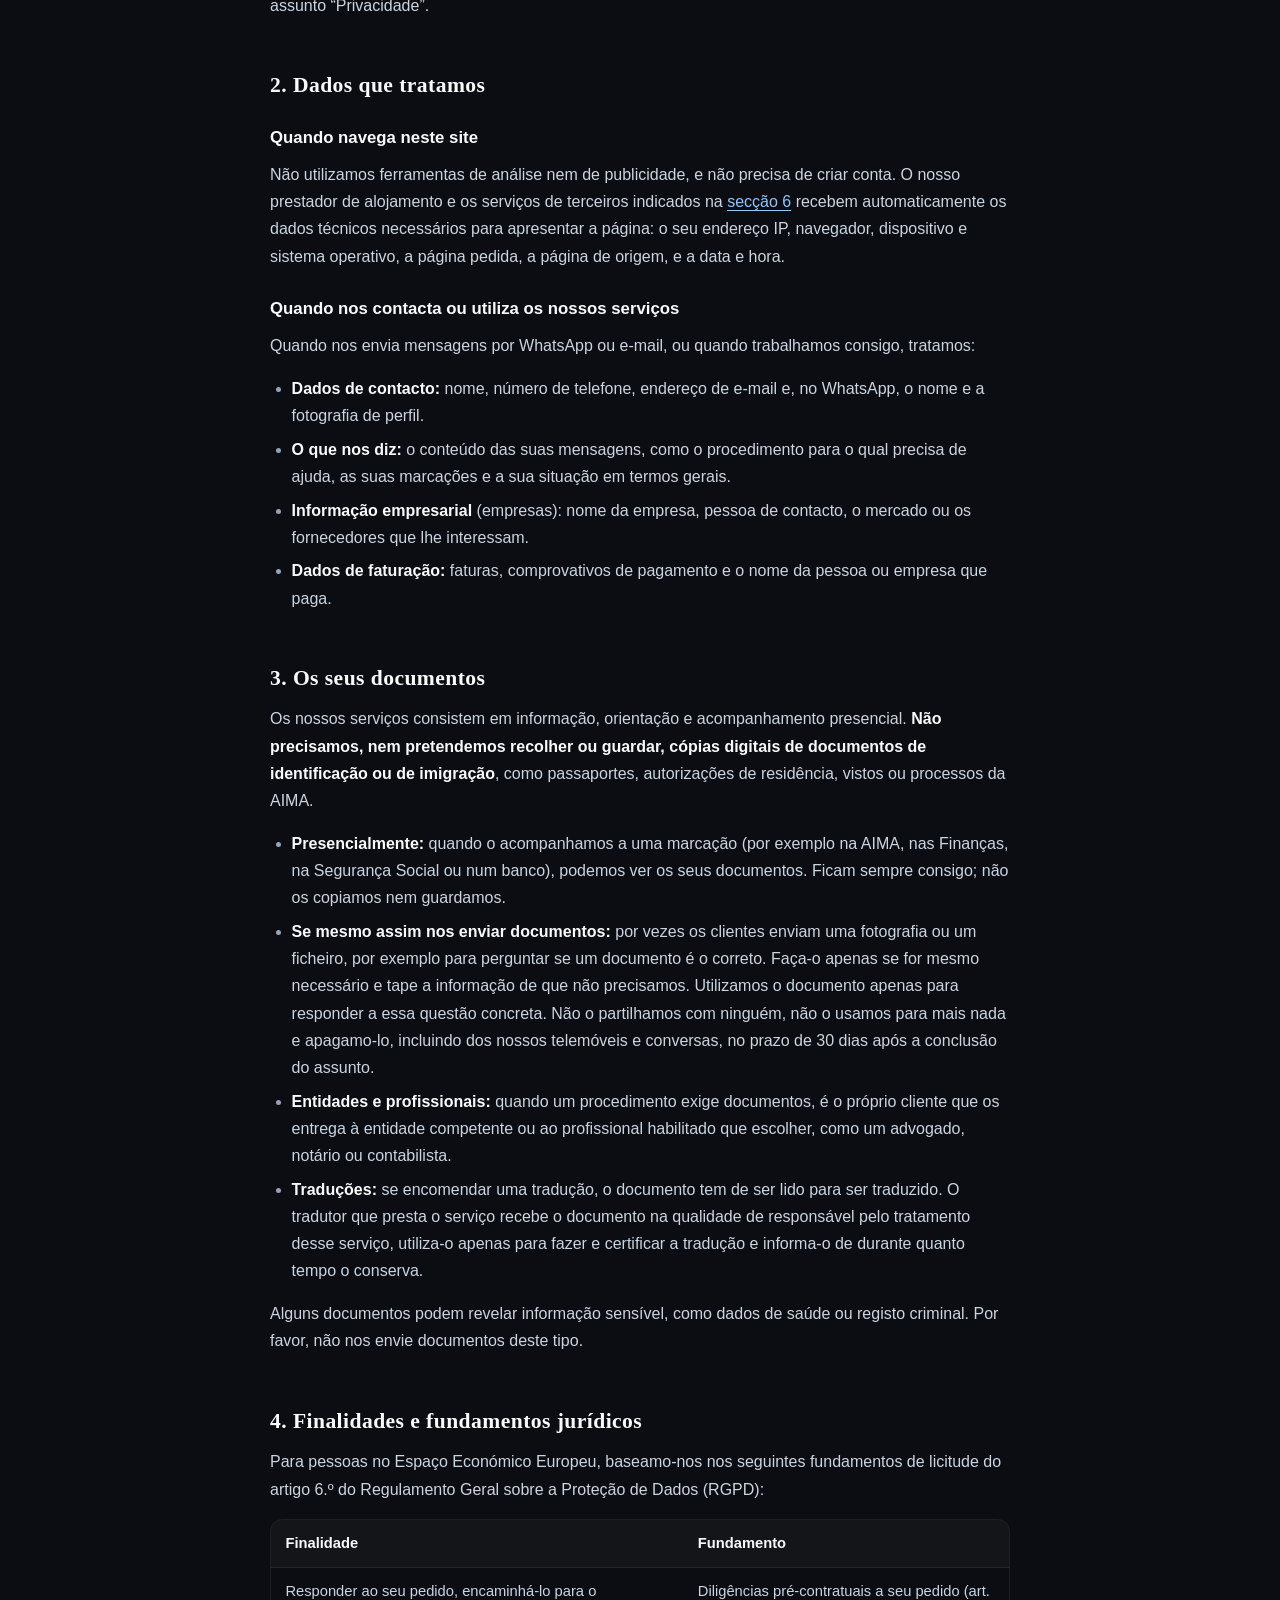
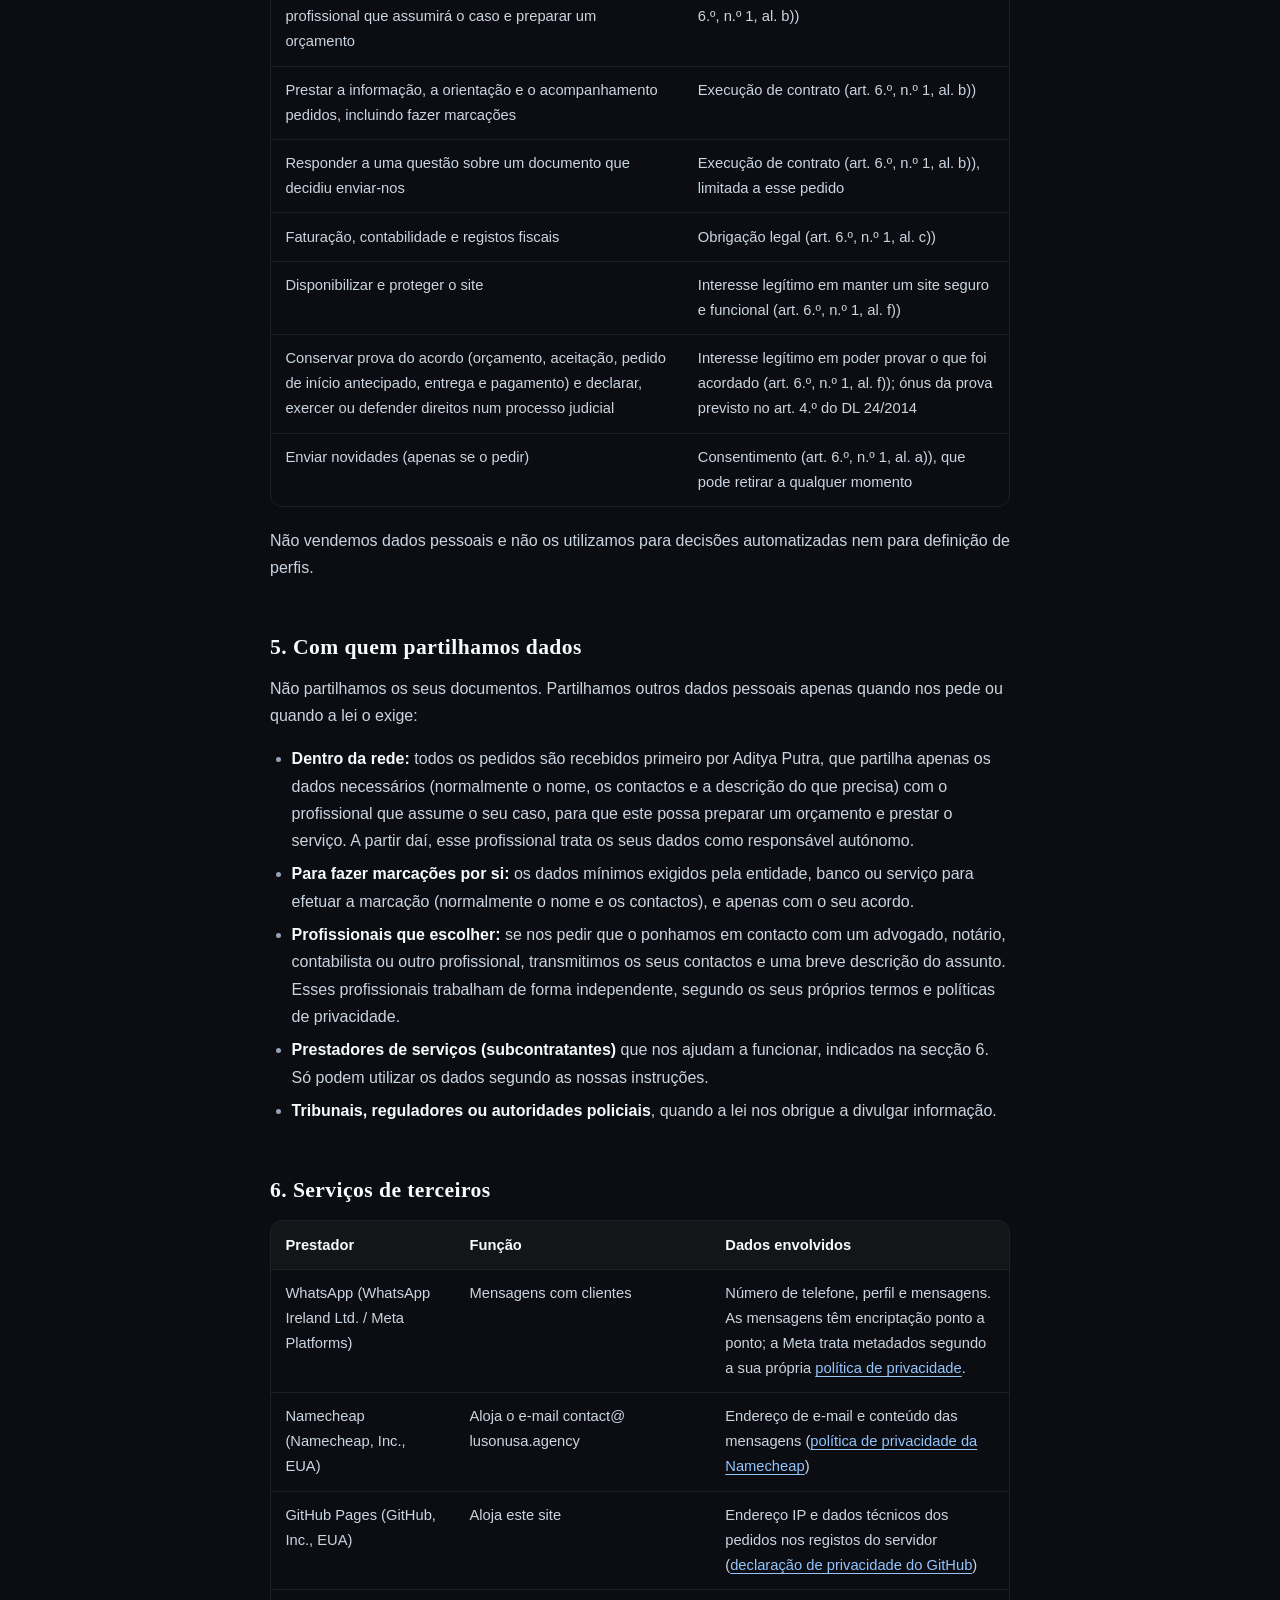
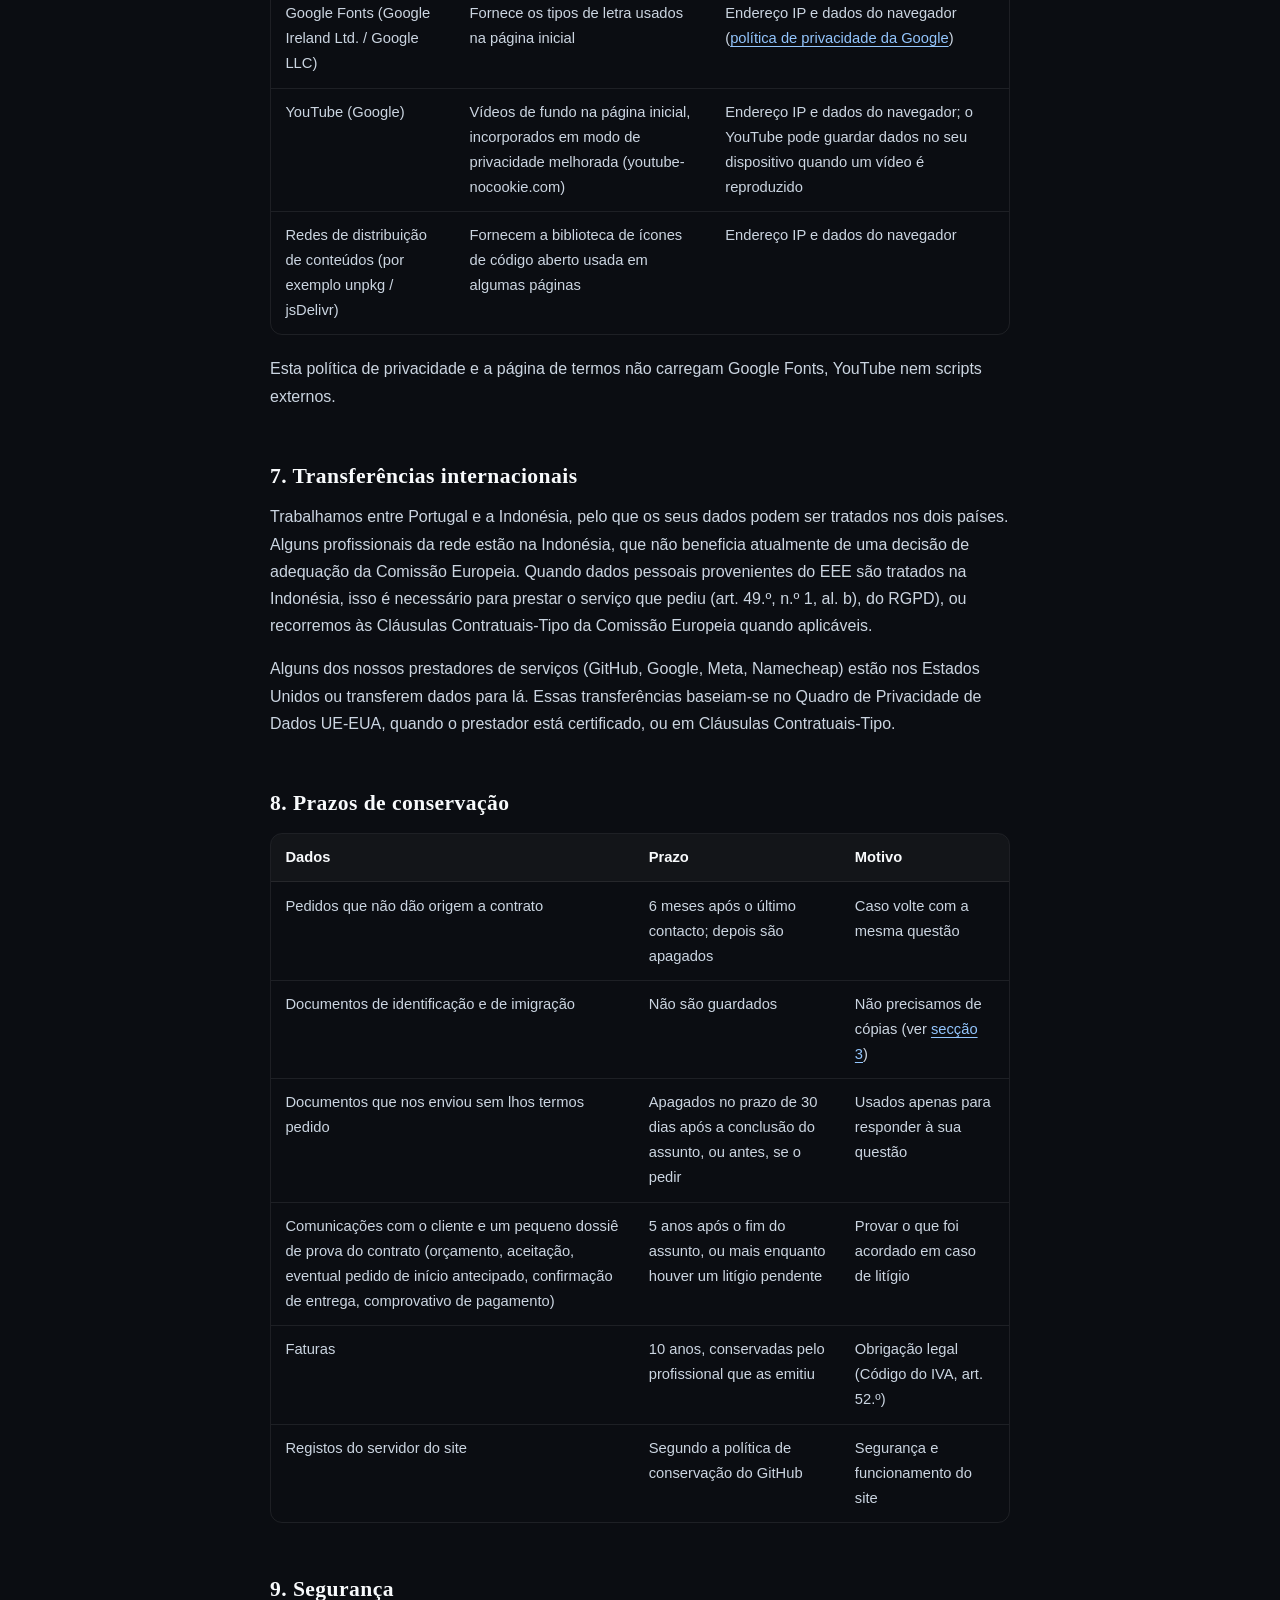
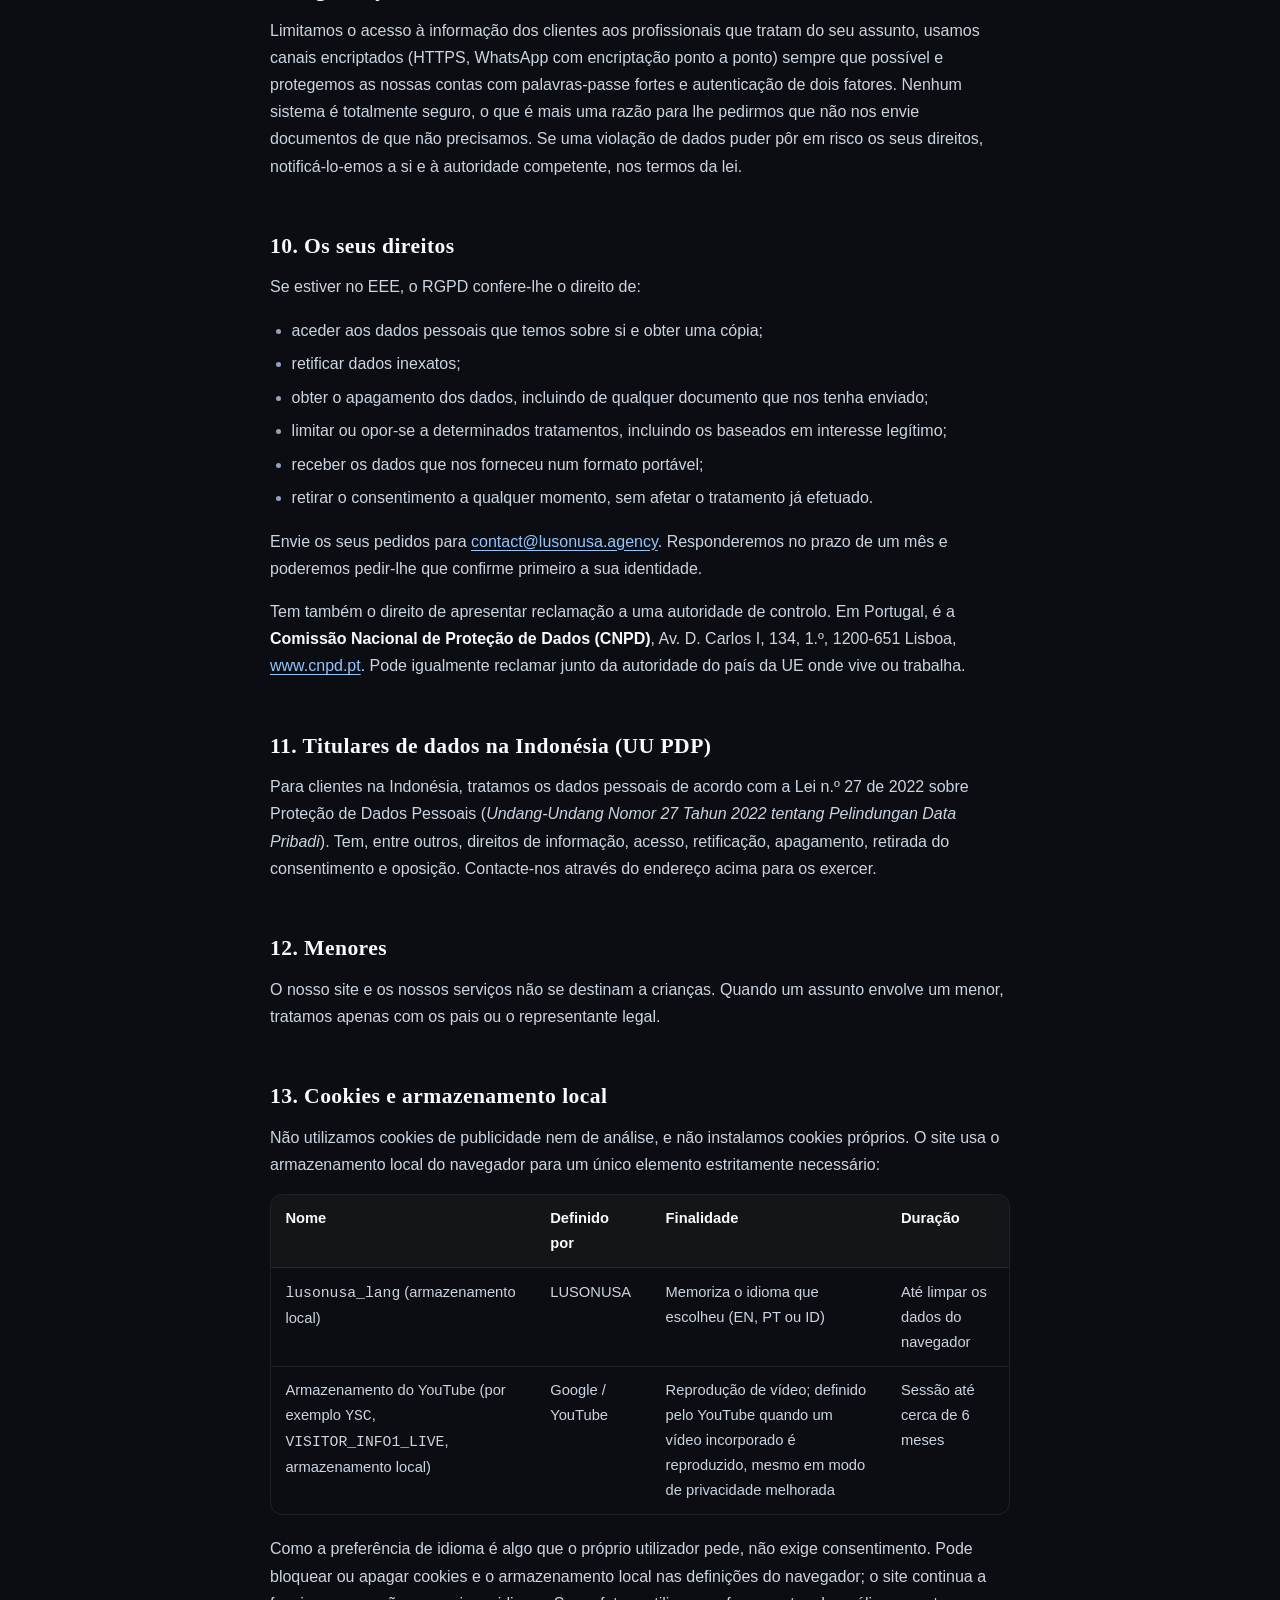
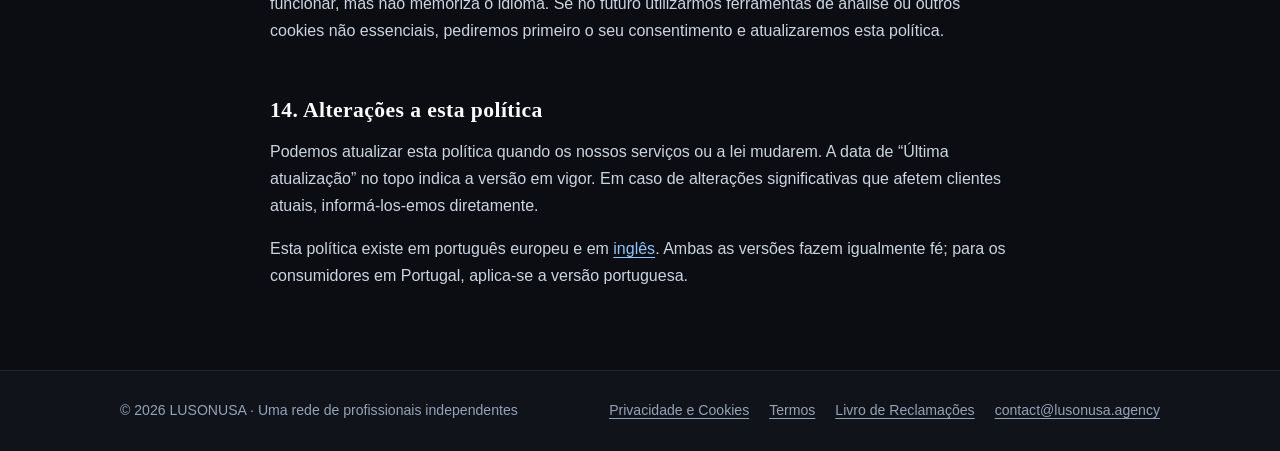
<file: privacidade.html>
<!DOCTYPE html>
<!--
  ════════════════════════════════════════════════════════════════════
  RASCUNHO — A REVER POR UM ADVOGADO ANTES DE SER UTILIZADO.
  DRAFT — TO BE REVIEWED BY A QUALIFIED LAWYER BEFORE RELYING ON IT.
  European-Portuguese version of privacy.html. Both versions are equally
  valid; for consumers in Portugal the Portuguese version applies.
  Keep both in sync when editing.

  PLACEHOLDERS (same as privacy.html; search for "[" in this file):
    1. MORADA (provisória): por agora só se publica "2765-093 Estoril".
       Acrescentar a morada completa (ou de domiciliação) quando houver receitas.
       A business / domiciliation / mail-handling address is acceptable.
       Do NOT publish a home address.
    2. NIF: apresentado através de botão "Mostrar NIF" (codificado, ver legal.js).
    See privacy.html for the full owner-review list.
  ════════════════════════════════════════════════════════════════════
-->
<html lang="pt-PT">
<head>
  <meta charset="UTF-8">
  <meta name="viewport" content="width=device-width, initial-scale=1.0">
  <title>Política de Privacidade e Cookies | LUSONUSA</title>
  <meta name="description" content="Como a LUSONUSA, uma rede de profissionais independentes, trata os dados pessoais de clientes e visitantes do site em Portugal, na UE e na Indonésia, e como utiliza cookies.">
  <link rel="canonical" href="https://www.lusonusa.agency/privacidade.html">
  <link rel="alternate" hreflang="en" href="https://www.lusonusa.agency/privacy.html">
  <link rel="alternate" hreflang="pt-PT" href="https://www.lusonusa.agency/privacidade.html">
  <link rel="alternate" hreflang="x-default" href="https://www.lusonusa.agency/privacy.html">
  <meta name="theme-color" content="#0B0D12">
  <meta property="og:type" content="website">
  <meta property="og:locale" content="pt_PT">
  <meta property="og:site_name" content="LUSONUSA">
  <meta property="og:title" content="Política de Privacidade e Cookies | LUSONUSA">
  <meta property="og:description" content="Como a LUSONUSA trata os dados pessoais e como utiliza cookies.">
  <meta property="og:url" content="https://www.lusonusa.agency/privacidade.html">
  <meta property="og:image" content="https://www.lusonusa.agency/og-image.jpg">
  <meta name="twitter:card" content="summary_large_image">
  <link rel="icon" href="/favicon.ico" sizes="32x32">
  <link rel="icon" href="/favicon.svg" type="image/svg+xml">
  <link rel="apple-touch-icon" href="/apple-touch-icon.png">
  <link rel="manifest" href="/site.webmanifest">
  <link rel="stylesheet" href="/legal.css?v=6e3521b2">
</head>
<body>
  <a class="skip-link" href="#main">Saltar para o conteúdo</a>

  <header class="legal-header">
    <div class="legal-header-inner">
      <a class="brand" href="/" aria-label="LUSONUSA — página inicial">
        <img src="/favicon.svg" alt="" width="32" height="32">
        <span class="brand-word"><span class="l">LUSO</span><span class="n">NUSA</span></span>
      </a>
      <nav class="legal-nav" aria-label="Principal">
        <a href="/">Início</a>
        <!-- Voltar a adicionar quando os artigos forem publicados: <a href="/articles/">Guias</a> -->
        <a href="/privacidade.html" aria-current="page">Privacidade</a>
        <a href="/termos.html">Termos</a>
        <a href="/privacy.html" hreflang="en" lang="en">English</a>
      </nav>
    </div>
  </header>

  <main id="main">
    <article class="legal-doc">
      <span class="eyebrow">Informação legal</span>
      <h1>Política de Privacidade e Cookies</h1>
      <div class="bridge-bar" aria-hidden="true"><span></span><span></span></div>
      <p class="meta">Última atualização: 26 de outubro de 2026</p>
      <p class="lead">Esta política explica que dados pessoais a LUSONUSA trata quando visita este site ou utiliza os nossos serviços, para que fins, quem tem acesso a eles e quais são os seus direitos.</p>
      <p class="meta">Versões linguísticas: esta política está também disponível em <a href="/privacy.html" hreflang="en" lang="en">inglês</a>. Ambas as versões fazem igualmente fé; para os consumidores em Portugal, aplica-se a versão portuguesa.</p>

      <div class="callout">
        <p><strong>Em resumo:</strong> guardamos o mínimo possível de dados pessoais. Não lhe pedimos que nos envie passaportes, autorizações de residência ou processos de imigração, e não guardamos cópias digitais desses documentos. Por favor, não nos envie documentos, salvo se lhe dissermos que é necessário.</p>
      </div>

      <nav class="toc" aria-label="Índice">
        <p>Índice</p>
        <ol>
          <li><a href="#responsavel">Quem somos</a></li>
          <li><a href="#dados">Dados que tratamos</a></li>
          <li><a href="#documentos">Os seus documentos</a></li>
          <li><a href="#finalidades">Finalidades e fundamentos jurídicos</a></li>
          <li><a href="#partilha">Com quem partilhamos dados</a></li>
          <li><a href="#terceiros">Serviços de terceiros</a></li>
          <li><a href="#transferencias">Transferências internacionais</a></li>
          <li><a href="#conservacao">Prazos de conservação</a></li>
          <li><a href="#seguranca">Segurança</a></li>
          <li><a href="#direitos">Os seus direitos</a></li>
          <li><a href="#indonesia">Titulares de dados na Indonésia (UU PDP)</a></li>
          <li><a href="#menores">Menores</a></li>
          <li><a href="#cookies">Cookies e armazenamento local</a></li>
          <li><a href="#alteracoes">Alterações a esta política</a></li>
        </ol>
      </nav>

      <h2 id="responsavel">1. Quem somos</h2>
      <p>A LUSONUSA é uma rede colaborativa de profissionais independentes em Portugal e na Indonésia. Não é uma empresa que os empregue: cada serviço é contratado e faturado diretamente pelo profissional que o presta.</p>
      <p><strong>Site e primeiros contactos.</strong> O responsável pelo tratamento dos dados deste site e das primeiras mensagens que nos envia por WhatsApp ou e-mail é:</p>
      <ul>
        <li><strong>Aditya Putra</strong>, fundador da LUSONUSA, pessoa singular com domicílio no Estoril (área de Lisboa), Portugal</li>
        <li>Morada postal: 2765-093 Estoril, Portugal</li>
        <li>NIF: <button type="button" class="reveal-btn" data-reveal="ODUzODE0Njky" aria-label="Mostrar número de identificação fiscal (NIF)">Mostrar NIF</button><noscript>disponível a pedido em contact@lusonusa.agency</noscript></li>
        <li>E-mail: <a href="mailto:contact@lusonusa.agency">contact@lusonusa.agency</a></li>
        <li>WhatsApp: <a href="https://wa.me/351930534440" target="_blank" rel="noopener noreferrer">+351 930 534 440</a></li>
      </ul>
      <p><strong>Serviços.</strong> Quando contrata um profissional da rede, esse profissional é um responsável pelo tratamento autónomo e independente quanto aos dados pessoais que trata ao prestar o seu serviço. É identificado (nome e número de contribuinte) no orçamento ou na fatura antes de o trabalho começar, e pode contactá-lo diretamente ou através do endereço acima.</p>
      <p>Nesta política, “nós” refere-se ao operador do site e, quando aplicável, ao profissional que presta o seu serviço.</p>
      <p>Para qualquer questão ou pedido sobre privacidade, escreva para <a href="mailto:contact@lusonusa.agency">contact@lusonusa.agency</a> com o assunto “Privacidade”.</p>

      <h2 id="dados">2. Dados que tratamos</h2>
      <h3>Quando navega neste site</h3>
      <p>Não utilizamos ferramentas de análise nem de publicidade, e não precisa de criar conta. O nosso prestador de alojamento e os serviços de terceiros indicados na <a href="#terceiros">secção 6</a> recebem automaticamente os dados técnicos necessários para apresentar a página: o seu endereço IP, navegador, dispositivo e sistema operativo, a página pedida, a página de origem, e a data e hora.</p>
      <h3>Quando nos contacta ou utiliza os nossos serviços</h3>
      <p>Quando nos envia mensagens por WhatsApp ou e-mail, ou quando trabalhamos consigo, tratamos:</p>
      <ul>
        <li><strong>Dados de contacto:</strong> nome, número de telefone, endereço de e-mail e, no WhatsApp, o nome e a fotografia de perfil.</li>
        <li><strong>O que nos diz:</strong> o conteúdo das suas mensagens, como o procedimento para o qual precisa de ajuda, as suas marcações e a sua situação em termos gerais.</li>
        <li><strong>Informação empresarial</strong> (empresas): nome da empresa, pessoa de contacto, o mercado ou os fornecedores que lhe interessam.</li>
        <li><strong>Dados de faturação:</strong> faturas, comprovativos de pagamento e o nome da pessoa ou empresa que paga.</li>
      </ul>

      <h2 id="documentos">3. Os seus documentos</h2>
      <p>Os nossos serviços consistem em informação, orientação e acompanhamento presencial. <strong>Não precisamos, nem pretendemos recolher ou guardar, cópias digitais de documentos de identificação ou de imigração</strong>, como passaportes, autorizações de residência, vistos ou processos da AIMA.</p>
      <ul>
        <li><strong>Presencialmente:</strong> quando o acompanhamos a uma marcação (por exemplo na AIMA, nas Finanças, na Segurança Social ou num banco), podemos ver os seus documentos. Ficam sempre consigo; não os copiamos nem guardamos.</li>
        <li><strong>Se mesmo assim nos enviar documentos:</strong> por vezes os clientes enviam uma fotografia ou um ficheiro, por exemplo para perguntar se um documento é o correto. Faça-o apenas se for mesmo necessário e tape a informação de que não precisamos. Utilizamos o documento apenas para responder a essa questão concreta. Não o partilhamos com ninguém, não o usamos para mais nada e apagamo-lo, incluindo dos nossos telemóveis e conversas, no prazo de 30 dias após a conclusão do assunto.</li>
        <li><strong>Entidades e profissionais:</strong> quando um procedimento exige documentos, é o próprio cliente que os entrega à entidade competente ou ao profissional habilitado que escolher, como um advogado, notário ou contabilista.</li>
        <li><strong>Traduções:</strong> se encomendar uma tradução, o documento tem de ser lido para ser traduzido. O tradutor que presta o serviço recebe o documento na qualidade de responsável pelo tratamento desse serviço, utiliza-o apenas para fazer e certificar a tradução e informa-o de durante quanto tempo o conserva.</li>
      </ul>
      <p>Alguns documentos podem revelar informação sensível, como dados de saúde ou registo criminal. Por favor, não nos envie documentos deste tipo.</p>

      <h2 id="finalidades">4. Finalidades e fundamentos jurídicos</h2>
      <p>Para pessoas no Espaço Económico Europeu, baseamo-nos nos seguintes fundamentos de licitude do artigo 6.º do Regulamento Geral sobre a Proteção de Dados (RGPD):</p>
      <div class="table-wrap">
        <table>
          <thead><tr><th scope="col">Finalidade</th><th scope="col">Fundamento</th></tr></thead>
          <tbody>
            <tr><td>Responder ao seu pedido, encaminhá-lo para o profissional que assumirá o caso e preparar um orçamento</td><td>Diligências pré-contratuais a seu pedido (art. 6.º, n.º 1, al. b))</td></tr>
            <tr><td>Prestar a informação, a orientação e o acompanhamento pedidos, incluindo fazer marcações</td><td>Execução de contrato (art. 6.º, n.º 1, al. b))</td></tr>
            <tr><td>Responder a uma questão sobre um documento que decidiu enviar-nos</td><td>Execução de contrato (art. 6.º, n.º 1, al. b)), limitada a esse pedido</td></tr>
            <tr><td>Faturação, contabilidade e registos fiscais</td><td>Obrigação legal (art. 6.º, n.º 1, al. c))</td></tr>
            <tr><td>Disponibilizar e proteger o site</td><td>Interesse legítimo em manter um site seguro e funcional (art. 6.º, n.º 1, al. f))</td></tr>
            <tr><td>Conservar prova do acordo (orçamento, aceitação, pedido de início antecipado, entrega e pagamento) e declarar, exercer ou defender direitos num processo judicial</td><td>Interesse legítimo em poder provar o que foi acordado (art. 6.º, n.º 1, al. f)); ónus da prova previsto no art. 4.º do DL 24/2014</td></tr>
            <tr><td>Enviar novidades (apenas se o pedir)</td><td>Consentimento (art. 6.º, n.º 1, al. a)), que pode retirar a qualquer momento</td></tr>
          </tbody>
        </table>
      </div>
      <p>Não vendemos dados pessoais e não os utilizamos para decisões automatizadas nem para definição de perfis.</p>

      <h2 id="partilha">5. Com quem partilhamos dados</h2>
      <p>Não partilhamos os seus documentos. Partilhamos outros dados pessoais apenas quando nos pede ou quando a lei o exige:</p>
      <ul>
        <li><strong>Dentro da rede:</strong> todos os pedidos são recebidos primeiro por Aditya Putra, que partilha apenas os dados necessários (normalmente o nome, os contactos e a descrição do que precisa) com o profissional que assume o seu caso, para que este possa preparar um orçamento e prestar o serviço. A partir daí, esse profissional trata os seus dados como responsável autónomo.</li>
        <li><strong>Para fazer marcações por si:</strong> os dados mínimos exigidos pela entidade, banco ou serviço para efetuar a marcação (normalmente o nome e os contactos), e apenas com o seu acordo.</li>
        <li><strong>Profissionais que escolher:</strong> se nos pedir que o ponhamos em contacto com um advogado, notário, contabilista ou outro profissional, transmitimos os seus contactos e uma breve descrição do assunto. Esses profissionais trabalham de forma independente, segundo os seus próprios termos e políticas de privacidade.</li>
        <li><strong>Prestadores de serviços (subcontratantes)</strong> que nos ajudam a funcionar, indicados na secção 6. Só podem utilizar os dados segundo as nossas instruções.</li>
        <li><strong>Tribunais, reguladores ou autoridades policiais</strong>, quando a lei nos obrigue a divulgar informação.</li>
      </ul>

      <h2 id="terceiros">6. Serviços de terceiros</h2>
      <div class="table-wrap">
        <table>
          <thead><tr><th scope="col">Prestador</th><th scope="col">Função</th><th scope="col">Dados envolvidos</th></tr></thead>
          <tbody>
            <tr><td>WhatsApp (WhatsApp Ireland Ltd. / Meta Platforms)</td><td>Mensagens com clientes</td><td>Número de telefone, perfil e mensagens. As mensagens têm encriptação ponto a ponto; a Meta trata metadados segundo a sua própria <a href="https://www.whatsapp.com/legal/privacy-policy-eea" target="_blank" rel="noopener noreferrer">política de privacidade</a>.</td></tr>
            <tr><td>Namecheap (Namecheap, Inc., EUA)</td><td>Aloja o e-mail contact@<wbr>lusonusa.agency</td><td>Endereço de e-mail e conteúdo das mensagens (<a href="https://www.namecheap.com/legal/general/privacy-policy/" target="_blank" rel="noopener noreferrer">política de privacidade da Namecheap</a>)</td></tr>
            <tr><td>GitHub Pages (GitHub, Inc., EUA)</td><td>Aloja este site</td><td>Endereço IP e dados técnicos dos pedidos nos registos do servidor (<a href="https://docs.github.com/en/site-policy/privacy-policies/github-general-privacy-statement" target="_blank" rel="noopener noreferrer">declaração de privacidade do GitHub</a>)</td></tr>
            <tr><td>Google Fonts (Google Ireland Ltd. / Google LLC)</td><td>Fornece os tipos de letra usados na página inicial</td><td>Endereço IP e dados do navegador (<a href="https://policies.google.com/privacy?hl=pt-PT" target="_blank" rel="noopener noreferrer">política de privacidade da Google</a>)</td></tr>
            <tr><td>YouTube (Google)</td><td>Vídeos de fundo na página inicial, incorporados em modo de privacidade melhorada (youtube-nocookie.com)</td><td>Endereço IP e dados do navegador; o YouTube pode guardar dados no seu dispositivo quando um vídeo é reproduzido</td></tr>
            <tr><td>Redes de distribuição de conteúdos (por exemplo unpkg / jsDelivr)</td><td>Fornecem a biblioteca de ícones de código aberto usada em algumas páginas</td><td>Endereço IP e dados do navegador</td></tr>
          </tbody>
        </table>
      </div>
      <p>Esta política de privacidade e a página de termos não carregam Google Fonts, YouTube nem scripts externos.</p>

      <h2 id="transferencias">7. Transferências internacionais</h2>
      <p>Trabalhamos entre Portugal e a Indonésia, pelo que os seus dados podem ser tratados nos dois países. Alguns profissionais da rede estão na Indonésia, que não beneficia atualmente de uma decisão de adequação da Comissão Europeia. Quando dados pessoais provenientes do EEE são tratados na Indonésia, isso é necessário para prestar o serviço que pediu (art. 49.º, n.º 1, al. b), do RGPD), ou recorremos às Cláusulas Contratuais-Tipo da Comissão Europeia quando aplicáveis.</p>
      <p>Alguns dos nossos prestadores de serviços (GitHub, Google, Meta, Namecheap) estão nos Estados Unidos ou transferem dados para lá. Essas transferências baseiam-se no Quadro de Privacidade de Dados UE-EUA, quando o prestador está certificado, ou em Cláusulas Contratuais-Tipo.</p>

      <h2 id="conservacao">8. Prazos de conservação</h2>
      <div class="table-wrap">
        <table>
          <thead><tr><th scope="col">Dados</th><th scope="col">Prazo</th><th scope="col">Motivo</th></tr></thead>
          <tbody>
            <tr><td>Pedidos que não dão origem a contrato</td><td>6 meses após o último contacto; depois são apagados</td><td>Caso volte com a mesma questão</td></tr>
            <tr><td>Documentos de identificação e de imigração</td><td>Não são guardados</td><td>Não precisamos de cópias (ver <a href="#documentos">secção 3</a>)</td></tr>
            <tr><td>Documentos que nos enviou sem lhos termos pedido</td><td>Apagados no prazo de 30 dias após a conclusão do assunto, ou antes, se o pedir</td><td>Usados apenas para responder à sua questão</td></tr>
            <tr><td>Comunicações com o cliente e um pequeno dossiê de prova do contrato (orçamento, aceitação, eventual pedido de início antecipado, confirmação de entrega, comprovativo de pagamento)</td><td>5 anos após o fim do assunto, ou mais enquanto houver um litígio pendente</td><td>Provar o que foi acordado em caso de litígio</td></tr>
            <tr><td>Faturas</td><td>10 anos, conservadas pelo profissional que as emitiu</td><td>Obrigação legal (Código do IVA, art. 52.º)</td></tr>
            <tr><td>Registos do servidor do site</td><td>Segundo a política de conservação do GitHub</td><td>Segurança e funcionamento do site</td></tr>
          </tbody>
        </table>
      </div>

      <h2 id="seguranca">9. Segurança</h2>
      <p>Limitamos o acesso à informação dos clientes aos profissionais que tratam do seu assunto, usamos canais encriptados (HTTPS, WhatsApp com encriptação ponto a ponto) sempre que possível e protegemos as nossas contas com palavras-passe fortes e autenticação de dois fatores. Nenhum sistema é totalmente seguro, o que é mais uma razão para lhe pedirmos que não nos envie documentos de que não precisamos. Se uma violação de dados puder pôr em risco os seus direitos, notificá-lo-emos a si e à autoridade competente, nos termos da lei.</p>

      <h2 id="direitos">10. Os seus direitos</h2>
      <p>Se estiver no EEE, o RGPD confere-lhe o direito de:</p>
      <ul>
        <li>aceder aos dados pessoais que temos sobre si e obter uma cópia;</li>
        <li>retificar dados inexatos;</li>
        <li>obter o apagamento dos dados, incluindo de qualquer documento que nos tenha enviado;</li>
        <li>limitar ou opor-se a determinados tratamentos, incluindo os baseados em interesse legítimo;</li>
        <li>receber os dados que nos forneceu num formato portável;</li>
        <li>retirar o consentimento a qualquer momento, sem afetar o tratamento já efetuado.</li>
      </ul>
      <p>Envie os seus pedidos para <a href="mailto:contact@lusonusa.agency">contact@lusonusa.agency</a>. Responderemos no prazo de um mês e poderemos pedir-lhe que confirme primeiro a sua identidade.</p>
      <p>Tem também o direito de apresentar reclamação a uma autoridade de controlo. Em Portugal, é a <strong>Comissão Nacional de Proteção de Dados (CNPD)</strong>, Av. D. Carlos I, 134, 1.º, 1200-651 Lisboa, <a href="https://www.cnpd.pt" target="_blank" rel="noopener noreferrer">www.cnpd.pt</a>. Pode igualmente reclamar junto da autoridade do país da UE onde vive ou trabalha.</p>

      <h2 id="indonesia">11. Titulares de dados na Indonésia (UU PDP)</h2>
      <p>Para clientes na Indonésia, tratamos os dados pessoais de acordo com a Lei n.º 27 de 2022 sobre Proteção de Dados Pessoais (<em>Undang-Undang Nomor 27 Tahun 2022 tentang Pelindungan Data Pribadi</em>). Tem, entre outros, direitos de informação, acesso, retificação, apagamento, retirada do consentimento e oposição. Contacte-nos através do endereço acima para os exercer.</p>

      <h2 id="menores">12. Menores</h2>
      <p>O nosso site e os nossos serviços não se destinam a crianças. Quando um assunto envolve um menor, tratamos apenas com os pais ou o representante legal.</p>

      <h2 id="cookies">13. Cookies e armazenamento local</h2>
      <p>Não utilizamos cookies de publicidade nem de análise, e não instalamos cookies próprios. O site usa o armazenamento local do navegador para um único elemento estritamente necessário:</p>
      <div class="table-wrap">
        <table>
          <thead><tr><th scope="col">Nome</th><th scope="col">Definido por</th><th scope="col">Finalidade</th><th scope="col">Duração</th></tr></thead>
          <tbody>
            <tr><td><code>lusonusa_lang</code> (armazenamento local)</td><td>LUSONUSA</td><td>Memoriza o idioma que escolheu (EN, PT ou ID)</td><td>Até limpar os dados do navegador</td></tr>
            <tr><td>Armazenamento do YouTube (por exemplo <code>YSC</code>, <code>VISITOR_INFO1_LIVE</code>, armazenamento local)</td><td>Google / YouTube</td><td>Reprodução de vídeo; definido pelo YouTube quando um vídeo incorporado é reproduzido, mesmo em modo de privacidade melhorada</td><td>Sessão até cerca de 6 meses</td></tr>
          </tbody>
        </table>
      </div>
      <p>Como a preferência de idioma é algo que o próprio utilizador pede, não exige consentimento. Pode bloquear ou apagar cookies e o armazenamento local nas definições do navegador; o site continua a funcionar, mas não memoriza o idioma. Se no futuro utilizarmos ferramentas de análise ou outros cookies não essenciais, pediremos primeiro o seu consentimento e atualizaremos esta política.</p>

      <h2 id="alteracoes">14. Alterações a esta política</h2>
      <p>Podemos atualizar esta política quando os nossos serviços ou a lei mudarem. A data de “Última atualização” no topo indica a versão em vigor. Em caso de alterações significativas que afetem clientes atuais, informá-los-emos diretamente.</p>
      <p>Esta política existe em português europeu e em <a href="/privacy.html" hreflang="en" lang="en">inglês</a>. Ambas as versões fazem igualmente fé; para os consumidores em Portugal, aplica-se a versão portuguesa.</p>
    </article>
  </main>

  <footer class="legal-footer">
    <div class="legal-footer-inner">
      <p>&copy; 2026 LUSONUSA · Uma rede de profissionais independentes</p>
      <nav aria-label="Informação legal">
        <a href="/privacidade.html" aria-current="page">Privacidade e Cookies</a>
        <a href="/termos.html">Termos</a>
        <a href="https://www.livroreclamacoes.pt" target="_blank" rel="noopener noreferrer">Livro de Reclamações</a>
        <a href="mailto:contact@lusonusa.agency">contact@lusonusa.agency</a>
      </nav>
    </div>
  </footer>
  <script src="/legal.js?v=6e3521b2" defer></script>
</body>
</html>
</file>
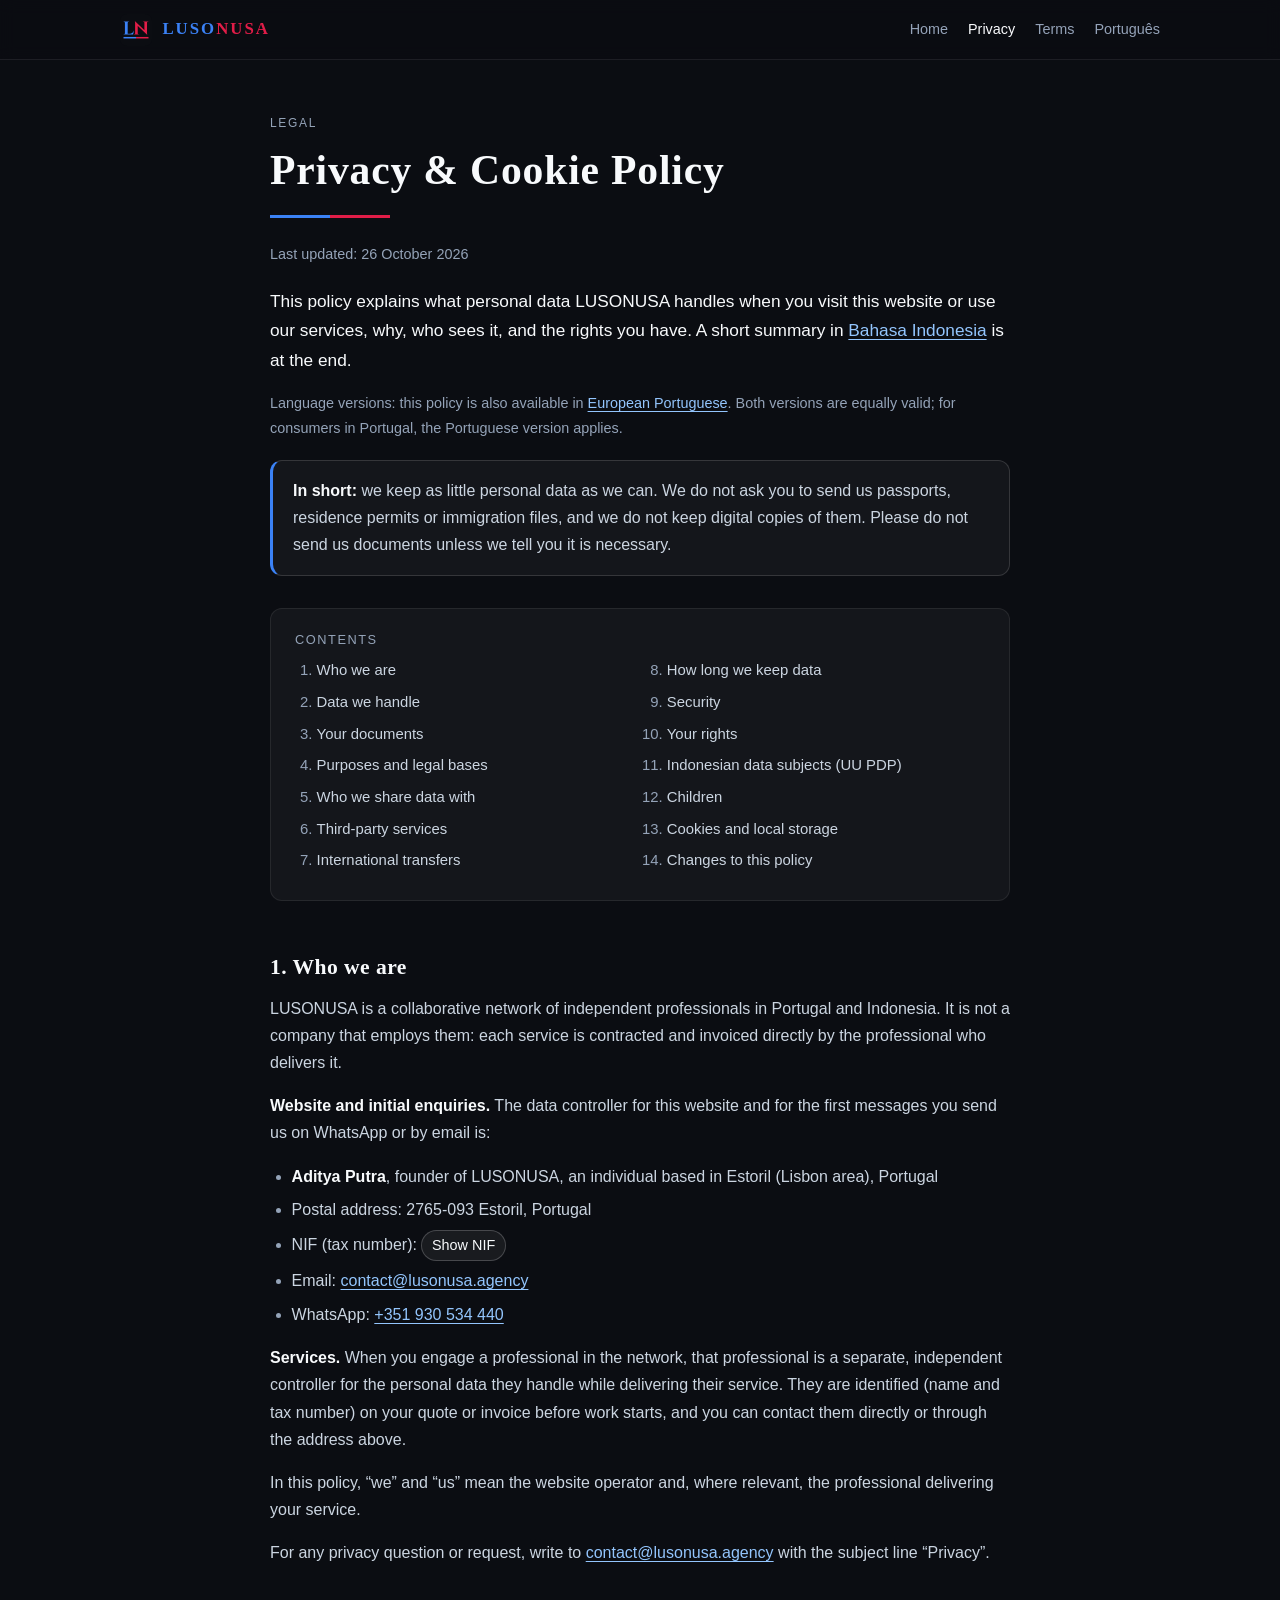
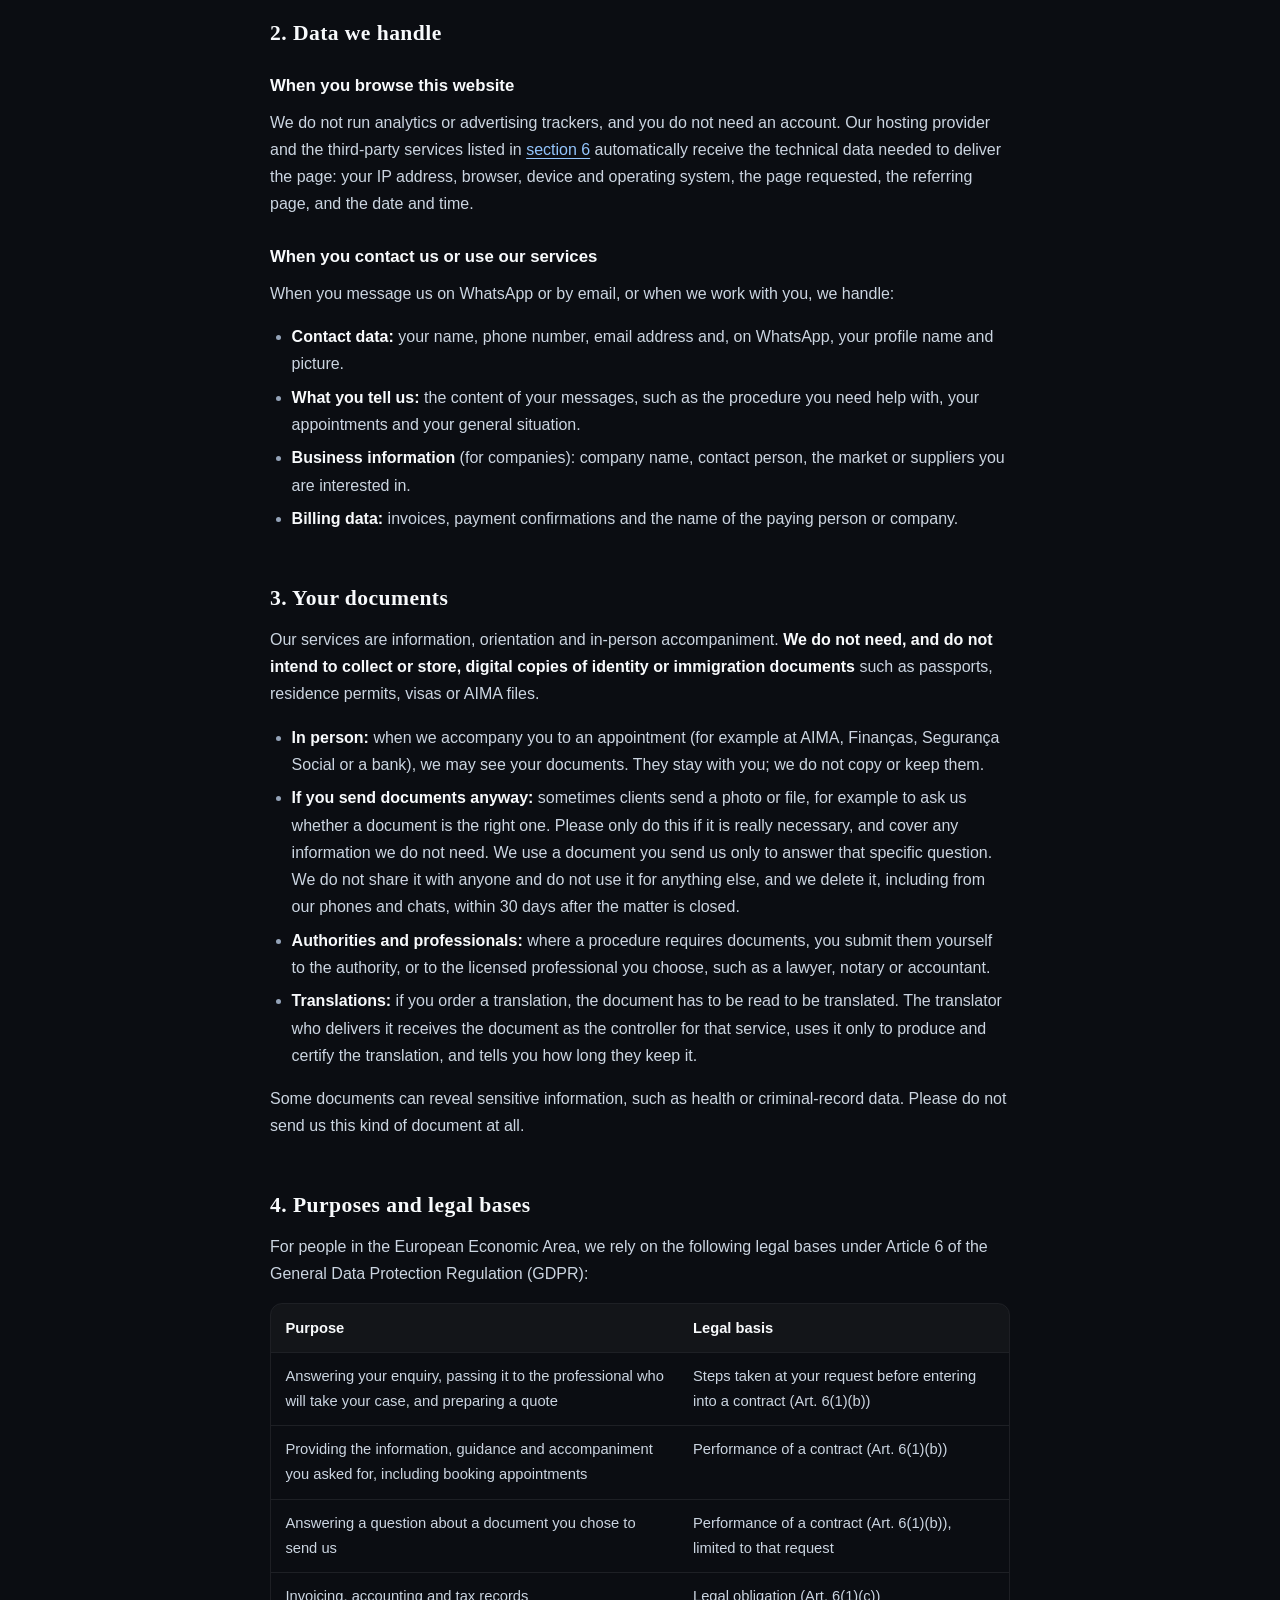
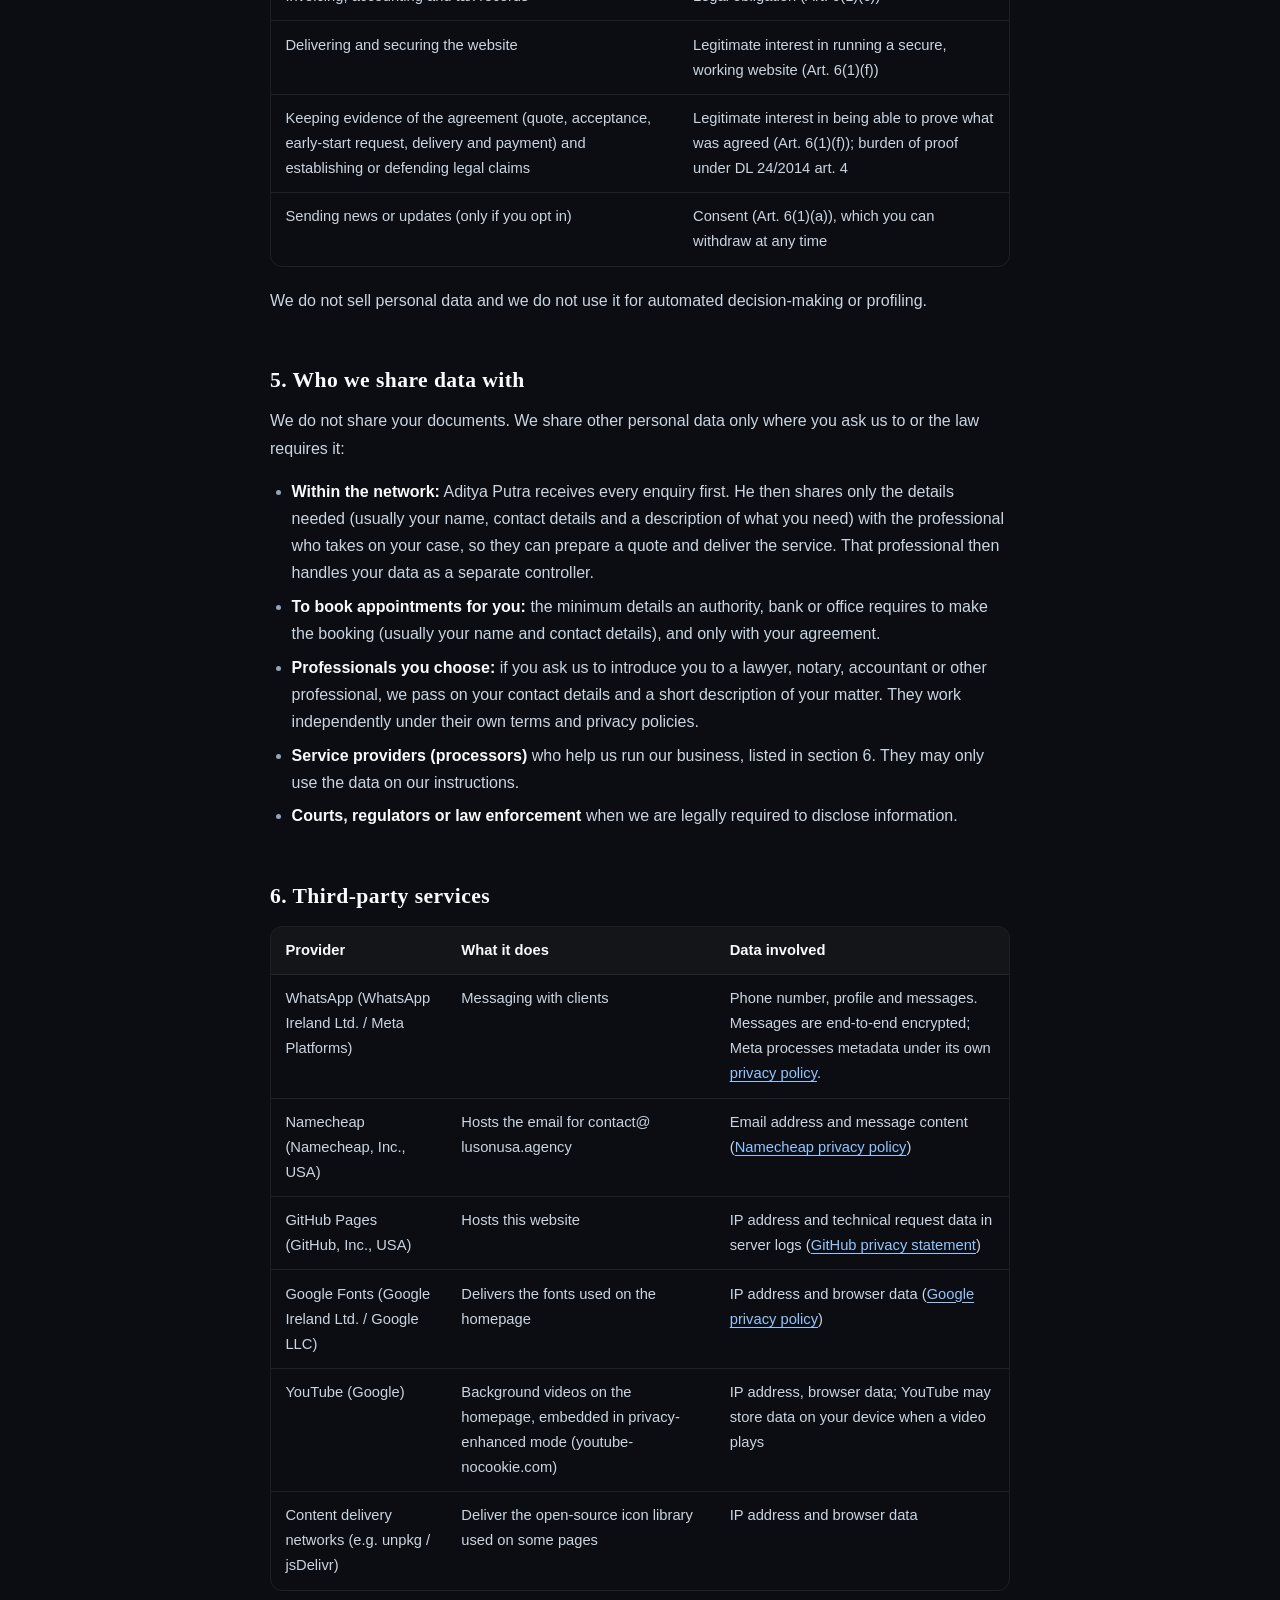
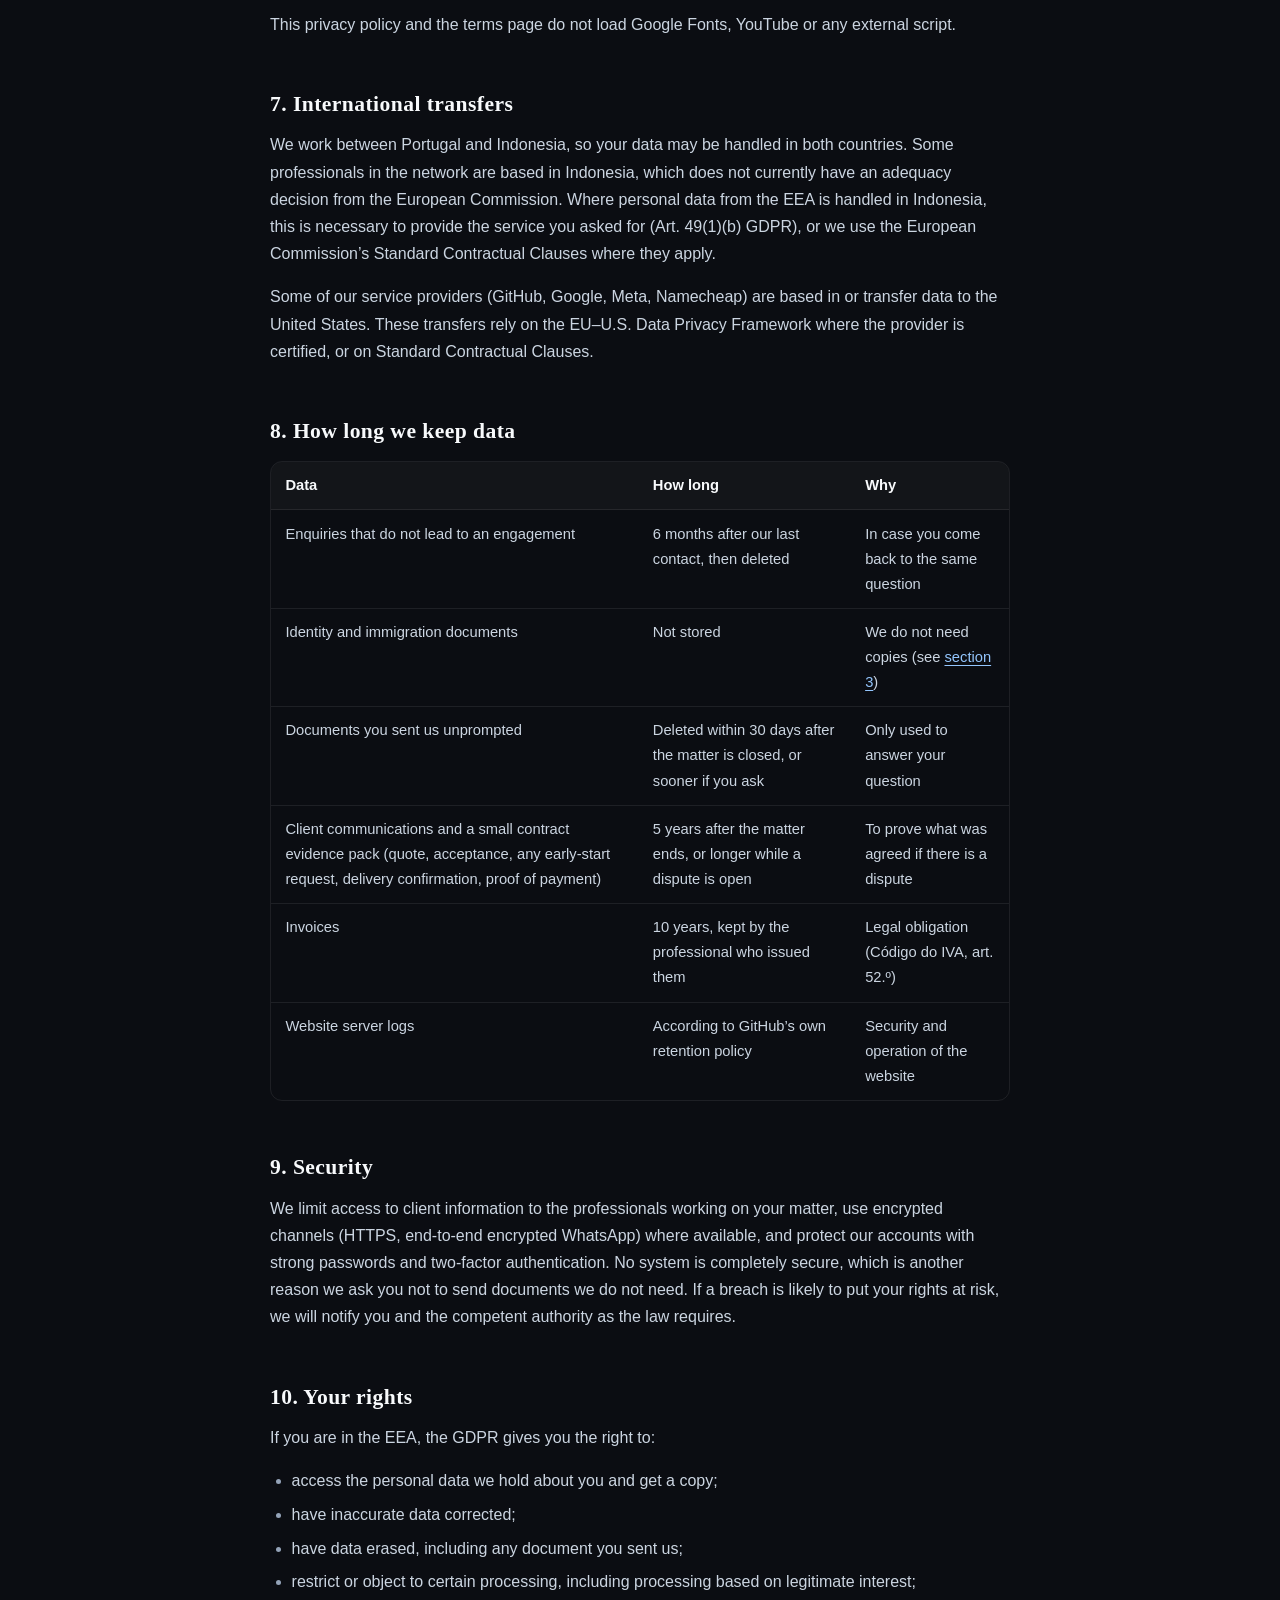
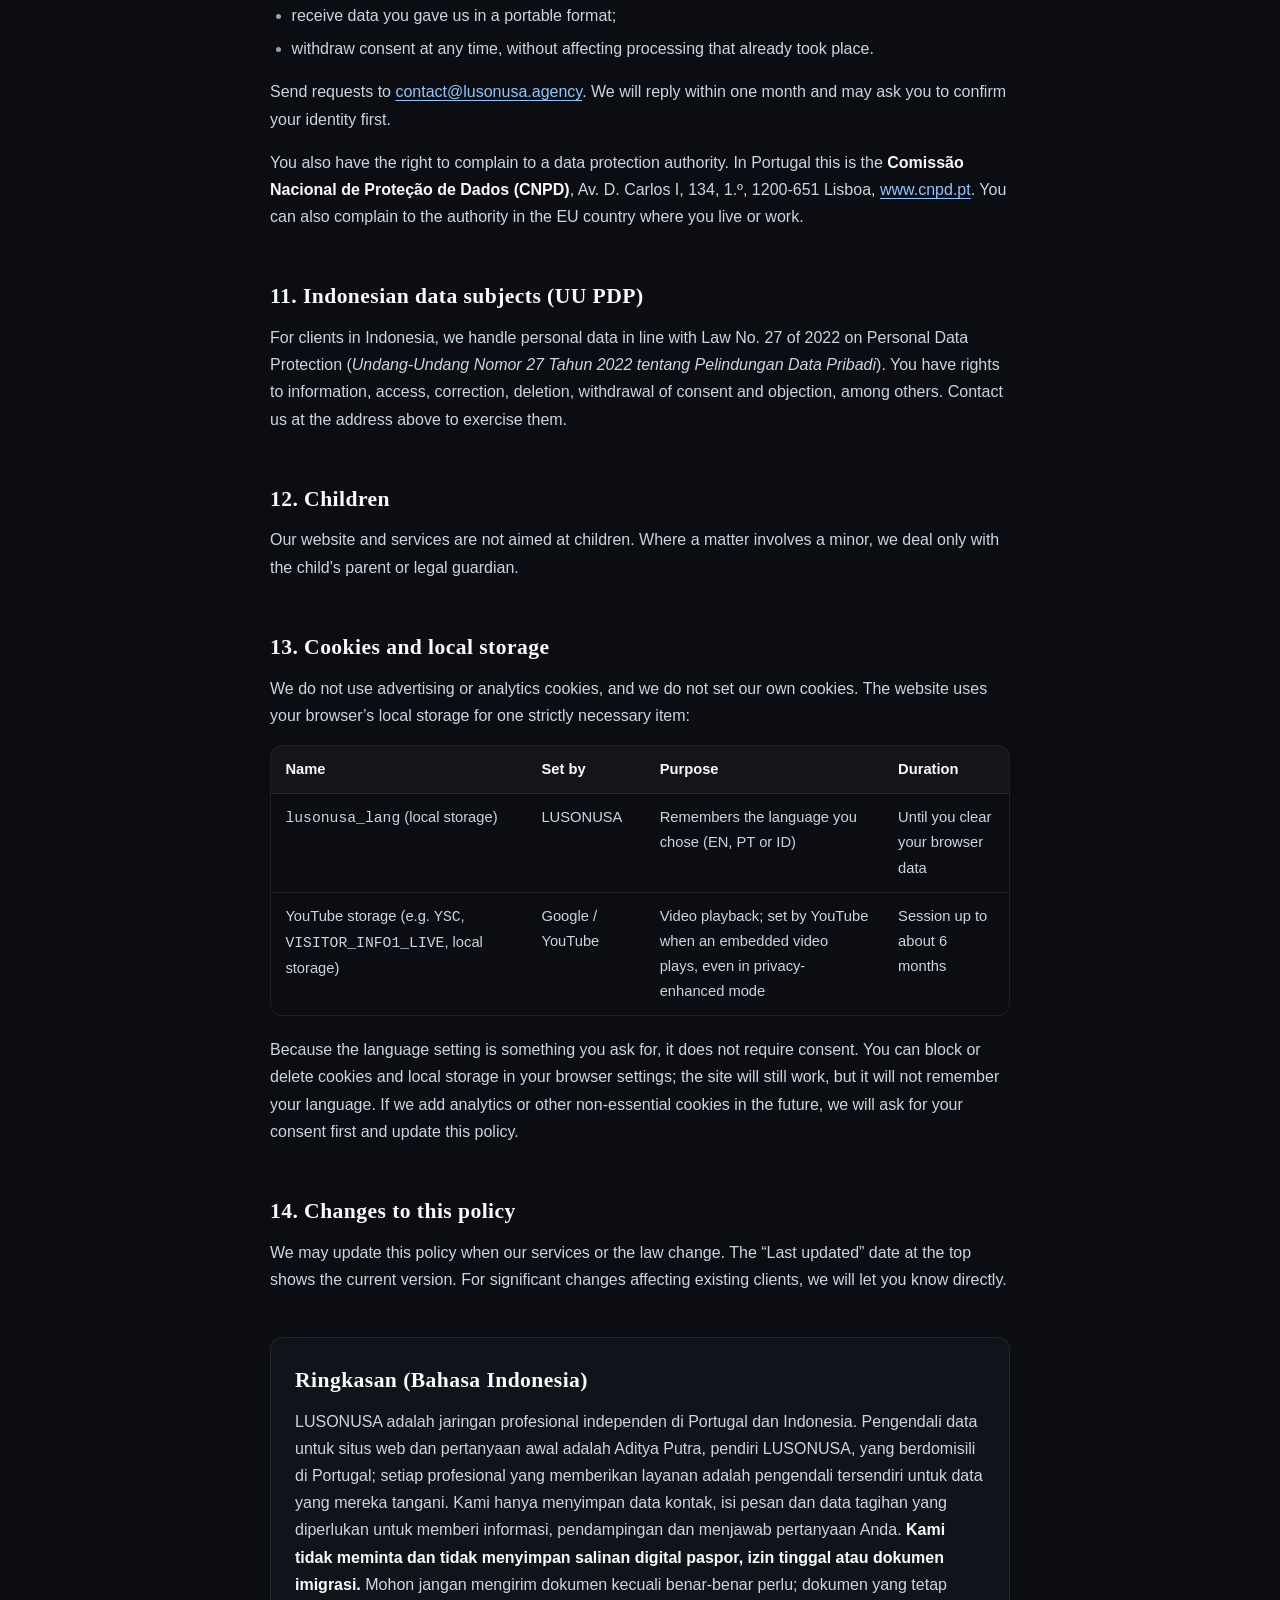
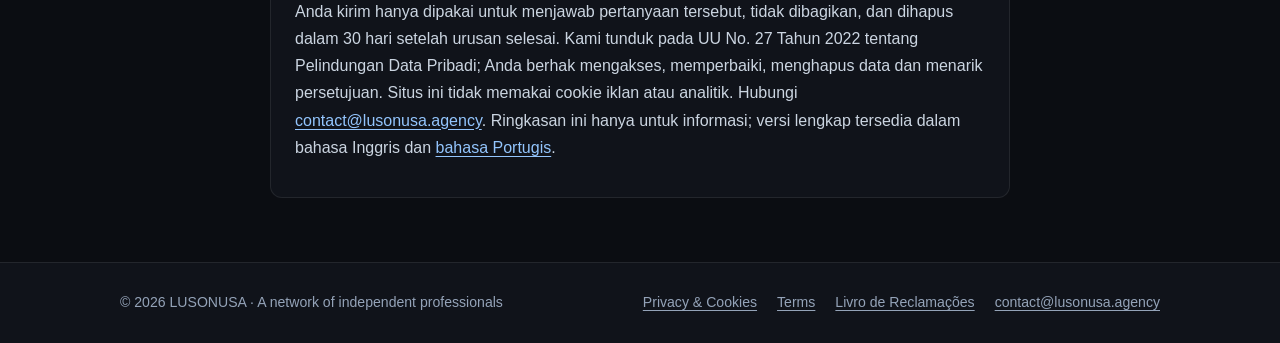
<file: privacy.html>
<!DOCTYPE html>
<!--
  ════════════════════════════════════════════════════════════════════
  DRAFT — TO BE REVIEWED BY A QUALIFIED LAWYER BEFORE RELYING ON IT.
  This policy was drafted as a starting point. It is not legal advice.
  Have it reviewed by a Portuguese lawyer (advogado) for GDPR/ePrivacy
  and by an Indonesian lawyer for UU No. 27/2022 (PDP Law).

  It reflects the owner's stated model: LUSONUSA is a network of
  independent professionals, not a company that employs them. The website
  operator is controller for the website and initial enquiries; each
  professional is a separate controller for the data they handle while
  delivering their own service.

  It also reflects the owner's stated practice: LUSONUSA does NOT collect or
  store identity or immigration documents digitally. Documents are seen in
  person during accompaniment; documents a client sends unprompted are used
  only for that request and deleted promptly. If that practice changes,
  this policy must change too.

  PLACEHOLDERS THE OWNER MUST FILL OR CONFIRM (search for "[" in this file):
    1. POSTAL ADDRESS (interim): only "2765-093 Estoril" is published for now.
       Owner to add the full street address (or a domiciliation address) once
       the business has income.
       "Lisboa, Portugal" alone is not enough (DL 7/2004 art. 10; DL 24/2014
       art. 4). A business / domiciliation / mail-handling address where post
       is actually received is acceptable. Do NOT publish a home address.
    2. NIF: shown via a click-to-reveal button (stored encoded, see legal.js).
       Portuguese tax number (DL 7/2004 art. 10(1)(d)).
    3. FOR THE LAWYER: confirm that an individual based in Portugal as
       controller means no GDPR Art. 27 EU representative is needed.
    4. Namecheap (email): check whether Namecheap, Inc. is certified under the
       EU–U.S. Data Privacy Framework; otherwise rely on its SCC-based DPA.
    5. Whether any analytics tool is used (currently: none).
    Decided by the owner (26 Oct 2026): controller Aditya Putra; email on
    Namecheap; retention: unconverted enquiries 6 months, unprompted
    documents deleted within 30 days after the matter closes, communications
    + contract evidence pack 5 years, invoices 10 years, ID docs not stored.
  ════════════════════════════════════════════════════════════════════
-->
<html lang="en">
<head>
  <meta charset="UTF-8">
  <meta name="viewport" content="width=device-width, initial-scale=1.0">
  <title>Privacy &amp; Cookie Policy | LUSONUSA</title>
  <meta name="description" content="How LUSONUSA, a network of independent professionals, handles personal data from clients and website visitors in Portugal, the EU and Indonesia, and how we use cookies.">
  <link rel="canonical" href="https://www.lusonusa.agency/privacy.html">
  <link rel="alternate" hreflang="en" href="https://www.lusonusa.agency/privacy.html">
  <link rel="alternate" hreflang="pt-PT" href="https://www.lusonusa.agency/privacidade.html">
  <link rel="alternate" hreflang="x-default" href="https://www.lusonusa.agency/privacy.html">
  <meta name="theme-color" content="#0B0D12">
  <meta property="og:type" content="website">
  <meta property="og:site_name" content="LUSONUSA">
  <meta property="og:title" content="Privacy &amp; Cookie Policy | LUSONUSA">
  <meta property="og:description" content="How LUSONUSA handles personal data, and how we use cookies.">
  <meta property="og:url" content="https://www.lusonusa.agency/privacy.html">
  <meta property="og:image" content="https://www.lusonusa.agency/og-image.jpg">
  <meta name="twitter:card" content="summary_large_image">
  <link rel="icon" href="/favicon.ico" sizes="32x32">
  <link rel="icon" href="/favicon.svg" type="image/svg+xml">
  <link rel="apple-touch-icon" href="/apple-touch-icon.png">
  <link rel="manifest" href="/site.webmanifest">
  <link rel="stylesheet" href="/legal.css?v=6e3521b2">
</head>
<body>
  <a class="skip-link" href="#main">Skip to content</a>

  <header class="legal-header">
    <div class="legal-header-inner">
      <a class="brand" href="/" aria-label="LUSONUSA home">
        <img src="/favicon.svg" alt="" width="32" height="32">
        <span class="brand-word"><span class="l">LUSO</span><span class="n">NUSA</span></span>
      </a>
      <nav class="legal-nav" aria-label="Main">
        <a href="/">Home</a>
        <!-- Re-add when the articles are published: <a href="/articles/">Guides</a> -->
        <a href="/privacy.html" aria-current="page">Privacy</a>
        <a href="/terms.html">Terms</a>
        <a href="/privacidade.html" hreflang="pt-PT" lang="pt-PT">Português</a>
      </nav>
    </div>
  </header>

  <main id="main">
    <article class="legal-doc">
      <span class="eyebrow">Legal</span>
      <h1>Privacy &amp; Cookie Policy</h1>
      <div class="bridge-bar" aria-hidden="true"><span></span><span></span></div>
      <p class="meta">Last updated: 26 October 2026</p>
      <p class="lead">This policy explains what personal data LUSONUSA handles when you visit this website or use our services, why, who sees it, and the rights you have. A short summary in <a href="#ringkasan-id">Bahasa Indonesia</a> is at the end.</p>
      <p class="meta">Language versions: this policy is also available in <a href="/privacidade.html" hreflang="pt-PT" lang="pt-PT">European Portuguese</a>. Both versions are equally valid; for consumers in Portugal, the Portuguese version applies.</p>

      <div class="callout">
        <p><strong>In short:</strong> we keep as little personal data as we can. We do not ask you to send us passports, residence permits or immigration files, and we do not keep digital copies of them. Please do not send us documents unless we tell you it is necessary.</p>
      </div>

      <nav class="toc" aria-label="Contents">
        <p>Contents</p>
        <ol>
          <li><a href="#controller">Who we are</a></li>
          <li><a href="#data">Data we handle</a></li>
          <li><a href="#documents">Your documents</a></li>
          <li><a href="#purposes">Purposes and legal bases</a></li>
          <li><a href="#sharing">Who we share data with</a></li>
          <li><a href="#third-parties">Third-party services</a></li>
          <li><a href="#transfers">International transfers</a></li>
          <li><a href="#retention">How long we keep data</a></li>
          <li><a href="#security">Security</a></li>
          <li><a href="#rights">Your rights</a></li>
          <li><a href="#indonesia">Indonesian data subjects (UU PDP)</a></li>
          <li><a href="#children">Children</a></li>
          <li><a href="#cookies">Cookies and local storage</a></li>
          <li><a href="#changes">Changes to this policy</a></li>
        </ol>
      </nav>

      <h2 id="controller">1. Who we are</h2>
      <p>LUSONUSA is a collaborative network of independent professionals in Portugal and Indonesia. It is not a company that employs them: each service is contracted and invoiced directly by the professional who delivers it.</p>
      <p><strong>Website and initial enquiries.</strong> The data controller for this website and for the first messages you send us on WhatsApp or by email is:</p>
      <ul>
        <li><strong>Aditya Putra</strong>, founder of LUSONUSA, an individual based in Estoril (Lisbon area), Portugal</li>
        <li>Postal address: 2765-093 Estoril, Portugal</li>
        <li>NIF (tax number): <button type="button" class="reveal-btn" data-reveal="ODUzODE0Njky" aria-label="Show tax number (NIF)">Show NIF</button><noscript>available on request at contact@lusonusa.agency</noscript></li>
        <li>Email: <a href="mailto:contact@lusonusa.agency">contact@lusonusa.agency</a></li>
        <li>WhatsApp: <a href="https://wa.me/351930534440" target="_blank" rel="noopener noreferrer">+351 930 534 440</a></li>
      </ul>
      <p><strong>Services.</strong> When you engage a professional in the network, that professional is a separate, independent controller for the personal data they handle while delivering their service. They are identified (name and tax number) on your quote or invoice before work starts, and you can contact them directly or through the address above.</p>
      <p>In this policy, “we” and “us” mean the website operator and, where relevant, the professional delivering your service.</p>
      <p>For any privacy question or request, write to <a href="mailto:contact@lusonusa.agency">contact@lusonusa.agency</a> with the subject line “Privacy”.</p>

      <h2 id="data">2. Data we handle</h2>
      <h3>When you browse this website</h3>
      <p>We do not run analytics or advertising trackers, and you do not need an account. Our hosting provider and the third-party services listed in <a href="#third-parties">section 6</a> automatically receive the technical data needed to deliver the page: your IP address, browser, device and operating system, the page requested, the referring page, and the date and time.</p>
      <h3>When you contact us or use our services</h3>
      <p>When you message us on WhatsApp or by email, or when we work with you, we handle:</p>
      <ul>
        <li><strong>Contact data:</strong> your name, phone number, email address and, on WhatsApp, your profile name and picture.</li>
        <li><strong>What you tell us:</strong> the content of your messages, such as the procedure you need help with, your appointments and your general situation.</li>
        <li><strong>Business information</strong> (for companies): company name, contact person, the market or suppliers you are interested in.</li>
        <li><strong>Billing data:</strong> invoices, payment confirmations and the name of the paying person or company.</li>
      </ul>

      <h2 id="documents">3. Your documents</h2>
      <p>Our services are information, orientation and in-person accompaniment. <strong>We do not need, and do not intend to collect or store, digital copies of identity or immigration documents</strong> such as passports, residence permits, visas or AIMA files.</p>
      <ul>
        <li><strong>In person:</strong> when we accompany you to an appointment (for example at AIMA, Finanças, Segurança Social or a bank), we may see your documents. They stay with you; we do not copy or keep them.</li>
        <li><strong>If you send documents anyway:</strong> sometimes clients send a photo or file, for example to ask us whether a document is the right one. Please only do this if it is really necessary, and cover any information we do not need. We use a document you send us only to answer that specific question. We do not share it with anyone and do not use it for anything else, and we delete it, including from our phones and chats, within 30 days after the matter is closed.</li>
        <li><strong>Authorities and professionals:</strong> where a procedure requires documents, you submit them yourself to the authority, or to the licensed professional you choose, such as a lawyer, notary or accountant.</li>
        <li><strong>Translations:</strong> if you order a translation, the document has to be read to be translated. The translator who delivers it receives the document as the controller for that service, uses it only to produce and certify the translation, and tells you how long they keep it.</li>
      </ul>
      <p>Some documents can reveal sensitive information, such as health or criminal-record data. Please do not send us this kind of document at all.</p>

      <h2 id="purposes">4. Purposes and legal bases</h2>
      <p>For people in the European Economic Area, we rely on the following legal bases under Article 6 of the General Data Protection Regulation (GDPR):</p>
      <div class="table-wrap">
        <table>
          <thead><tr><th scope="col">Purpose</th><th scope="col">Legal basis</th></tr></thead>
          <tbody>
            <tr><td>Answering your enquiry, passing it to the professional who will take your case, and preparing a quote</td><td>Steps taken at your request before entering into a contract (Art. 6(1)(b))</td></tr>
            <tr><td>Providing the information, guidance and accompaniment you asked for, including booking appointments</td><td>Performance of a contract (Art. 6(1)(b))</td></tr>
            <tr><td>Answering a question about a document you chose to send us</td><td>Performance of a contract (Art. 6(1)(b)), limited to that request</td></tr>
            <tr><td>Invoicing, accounting and tax records</td><td>Legal obligation (Art. 6(1)(c))</td></tr>
            <tr><td>Delivering and securing the website</td><td>Legitimate interest in running a secure, working website (Art. 6(1)(f))</td></tr>
            <tr><td>Keeping evidence of the agreement (quote, acceptance, early-start request, delivery and payment) and establishing or defending legal claims</td><td>Legitimate interest in being able to prove what was agreed (Art. 6(1)(f)); burden of proof under DL 24/2014 art. 4</td></tr>
            <tr><td>Sending news or updates (only if you opt in)</td><td>Consent (Art. 6(1)(a)), which you can withdraw at any time</td></tr>
          </tbody>
        </table>
      </div>
      <p>We do not sell personal data and we do not use it for automated decision-making or profiling.</p>

      <h2 id="sharing">5. Who we share data with</h2>
      <p>We do not share your documents. We share other personal data only where you ask us to or the law requires it:</p>
      <ul>
        <li><strong>Within the network:</strong> Aditya Putra receives every enquiry first. He then shares only the details needed (usually your name, contact details and a description of what you need) with the professional who takes on your case, so they can prepare a quote and deliver the service. That professional then handles your data as a separate controller.</li>
        <li><strong>To book appointments for you:</strong> the minimum details an authority, bank or office requires to make the booking (usually your name and contact details), and only with your agreement.</li>
        <li><strong>Professionals you choose:</strong> if you ask us to introduce you to a lawyer, notary, accountant or other professional, we pass on your contact details and a short description of your matter. They work independently under their own terms and privacy policies.</li>
        <li><strong>Service providers (processors)</strong> who help us run our business, listed in section 6. They may only use the data on our instructions.</li>
        <li><strong>Courts, regulators or law enforcement</strong> when we are legally required to disclose information.</li>
      </ul>

      <h2 id="third-parties">6. Third-party services</h2>
      <div class="table-wrap">
        <table>
          <thead><tr><th scope="col">Provider</th><th scope="col">What it does</th><th scope="col">Data involved</th></tr></thead>
          <tbody>
            <tr><td>WhatsApp (WhatsApp Ireland Ltd. / Meta Platforms)</td><td>Messaging with clients</td><td>Phone number, profile and messages. Messages are end-to-end encrypted; Meta processes metadata under its own <a href="https://www.whatsapp.com/legal/privacy-policy-eea" target="_blank" rel="noopener noreferrer">privacy policy</a>.</td></tr>
            <tr><td>Namecheap (Namecheap, Inc., USA)</td><td>Hosts the email for contact@<wbr>lusonusa.agency</td><td>Email address and message content (<a href="https://www.namecheap.com/legal/general/privacy-policy/" target="_blank" rel="noopener noreferrer">Namecheap privacy policy</a>)</td></tr>
            <tr><td>GitHub Pages (GitHub, Inc., USA)</td><td>Hosts this website</td><td>IP address and technical request data in server logs (<a href="https://docs.github.com/en/site-policy/privacy-policies/github-general-privacy-statement" target="_blank" rel="noopener noreferrer">GitHub privacy statement</a>)</td></tr>
            <tr><td>Google Fonts (Google Ireland Ltd. / Google LLC)</td><td>Delivers the fonts used on the homepage</td><td>IP address and browser data (<a href="https://policies.google.com/privacy" target="_blank" rel="noopener noreferrer">Google privacy policy</a>)</td></tr>
            <tr><td>YouTube (Google)</td><td>Background videos on the homepage, embedded in privacy-enhanced mode (youtube-nocookie.com)</td><td>IP address, browser data; YouTube may store data on your device when a video plays</td></tr>
            <tr><td>Content delivery networks (e.g. unpkg / jsDelivr)</td><td>Deliver the open-source icon library used on some pages</td><td>IP address and browser data</td></tr>
          </tbody>
        </table>
      </div>
      <p>This privacy policy and the terms page do not load Google Fonts, YouTube or any external script.</p>

      <h2 id="transfers">7. International transfers</h2>
      <p>We work between Portugal and Indonesia, so your data may be handled in both countries. Some professionals in the network are based in Indonesia, which does not currently have an adequacy decision from the European Commission. Where personal data from the EEA is handled in Indonesia, this is necessary to provide the service you asked for (Art. 49(1)(b) GDPR), or we use the European Commission’s Standard Contractual Clauses where they apply.</p>
      <p>Some of our service providers (GitHub, Google, Meta, Namecheap) are based in or transfer data to the United States. These transfers rely on the EU–U.S. Data Privacy Framework where the provider is certified, or on Standard Contractual Clauses.</p>

      <h2 id="retention">8. How long we keep data</h2>
      <div class="table-wrap">
        <table>
          <thead><tr><th scope="col">Data</th><th scope="col">How long</th><th scope="col">Why</th></tr></thead>
          <tbody>
            <tr><td>Enquiries that do not lead to an engagement</td><td>6 months after our last contact, then deleted</td><td>In case you come back to the same question</td></tr>
            <tr><td>Identity and immigration documents</td><td>Not stored</td><td>We do not need copies (see <a href="#documents">section 3</a>)</td></tr>
            <tr><td>Documents you sent us unprompted</td><td>Deleted within 30 days after the matter is closed, or sooner if you ask</td><td>Only used to answer your question</td></tr>
            <tr><td>Client communications and a small contract evidence pack (quote, acceptance, any early-start request, delivery confirmation, proof of payment)</td><td>5 years after the matter ends, or longer while a dispute is open</td><td>To prove what was agreed if there is a dispute</td></tr>
            <tr><td>Invoices</td><td>10 years, kept by the professional who issued them</td><td>Legal obligation (Código do IVA, art. 52.º)</td></tr>
            <tr><td>Website server logs</td><td>According to GitHub’s own retention policy</td><td>Security and operation of the website</td></tr>
          </tbody>
        </table>
      </div>

      <h2 id="security">9. Security</h2>
      <p>We limit access to client information to the professionals working on your matter, use encrypted channels (HTTPS, end-to-end encrypted WhatsApp) where available, and protect our accounts with strong passwords and two-factor authentication. No system is completely secure, which is another reason we ask you not to send documents we do not need. If a breach is likely to put your rights at risk, we will notify you and the competent authority as the law requires.</p>

      <h2 id="rights">10. Your rights</h2>
      <p>If you are in the EEA, the GDPR gives you the right to:</p>
      <ul>
        <li>access the personal data we hold about you and get a copy;</li>
        <li>have inaccurate data corrected;</li>
        <li>have data erased, including any document you sent us;</li>
        <li>restrict or object to certain processing, including processing based on legitimate interest;</li>
        <li>receive data you gave us in a portable format;</li>
        <li>withdraw consent at any time, without affecting processing that already took place.</li>
      </ul>
      <p>Send requests to <a href="mailto:contact@lusonusa.agency">contact@lusonusa.agency</a>. We will reply within one month and may ask you to confirm your identity first.</p>
      <p>You also have the right to complain to a data protection authority. In Portugal this is the <strong>Comissão Nacional de Proteção de Dados (CNPD)</strong>, Av. D. Carlos I, 134, 1.º, 1200-651 Lisboa, <a href="https://www.cnpd.pt" target="_blank" rel="noopener noreferrer">www.cnpd.pt</a>. You can also complain to the authority in the EU country where you live or work.</p>

      <h2 id="indonesia">11. Indonesian data subjects (UU PDP)</h2>
      <p>For clients in Indonesia, we handle personal data in line with Law No. 27 of 2022 on Personal Data Protection (<em>Undang-Undang Nomor 27 Tahun 2022 tentang Pelindungan Data Pribadi</em>). You have rights to information, access, correction, deletion, withdrawal of consent and objection, among others. Contact us at the address above to exercise them.</p>

      <h2 id="children">12. Children</h2>
      <p>Our website and services are not aimed at children. Where a matter involves a minor, we deal only with the child’s parent or legal guardian.</p>

      <h2 id="cookies">13. Cookies and local storage</h2>
      <p>We do not use advertising or analytics cookies, and we do not set our own cookies. The website uses your browser’s local storage for one strictly necessary item:</p>
      <div class="table-wrap">
        <table>
          <thead><tr><th scope="col">Name</th><th scope="col">Set by</th><th scope="col">Purpose</th><th scope="col">Duration</th></tr></thead>
          <tbody>
            <tr><td><code>lusonusa_lang</code> (local storage)</td><td>LUSONUSA</td><td>Remembers the language you chose (EN, PT or ID)</td><td>Until you clear your browser data</td></tr>
            <tr><td>YouTube storage (e.g. <code>YSC</code>, <code>VISITOR_INFO1_LIVE</code>, local storage)</td><td>Google / YouTube</td><td>Video playback; set by YouTube when an embedded video plays, even in privacy-enhanced mode</td><td>Session up to about 6 months</td></tr>
          </tbody>
        </table>
      </div>
      <p>Because the language setting is something you ask for, it does not require consent. You can block or delete cookies and local storage in your browser settings; the site will still work, but it will not remember your language. If we add analytics or other non-essential cookies in the future, we will ask for your consent first and update this policy.</p>

      <h2 id="changes">14. Changes to this policy</h2>
      <p>We may update this policy when our services or the law change. The “Last updated” date at the top shows the current version. For significant changes affecting existing clients, we will let you know directly.</p>

      <section class="summary" id="ringkasan-id" lang="id">
        <h2>Ringkasan (Bahasa Indonesia)</h2>
        <p>LUSONUSA adalah jaringan profesional independen di Portugal dan Indonesia. Pengendali data untuk situs web dan pertanyaan awal adalah Aditya Putra, pendiri LUSONUSA, yang berdomisili di Portugal; setiap profesional yang memberikan layanan adalah pengendali tersendiri untuk data yang mereka tangani. Kami hanya menyimpan data kontak, isi pesan dan data tagihan yang diperlukan untuk memberi informasi, pendampingan dan menjawab pertanyaan Anda. <strong>Kami tidak meminta dan tidak menyimpan salinan digital paspor, izin tinggal atau dokumen imigrasi.</strong> Mohon jangan mengirim dokumen kecuali benar-benar perlu; dokumen yang tetap Anda kirim hanya dipakai untuk menjawab pertanyaan tersebut, tidak dibagikan, dan dihapus dalam 30 hari setelah urusan selesai. Kami tunduk pada UU No. 27 Tahun 2022 tentang Pelindungan Data Pribadi; Anda berhak mengakses, memperbaiki, menghapus data dan menarik persetujuan. Situs ini tidak memakai cookie iklan atau analitik. Hubungi <a href="mailto:contact@lusonusa.agency">contact@lusonusa.agency</a>. Ringkasan ini hanya untuk informasi; versi lengkap tersedia dalam bahasa Inggris dan <a href="/privacidade.html" hreflang="pt-PT">bahasa Portugis</a>.</p>
      </section>

    </article>
  </main>

  <footer class="legal-footer">
    <div class="legal-footer-inner">
      <p>&copy; 2026 LUSONUSA · A network of independent professionals</p>
      <nav aria-label="Legal">
        <a href="/privacy.html" aria-current="page">Privacy &amp; Cookies</a>
        <a href="/terms.html">Terms</a>
        <a href="https://www.livroreclamacoes.pt" target="_blank" rel="noopener noreferrer">Livro de Reclamações</a>
        <a href="mailto:contact@lusonusa.agency">contact@lusonusa.agency</a>
      </nav>
    </div>
  </footer>
  <script src="/legal.js?v=6e3521b2" defer></script>
</body>
</html>
</file>
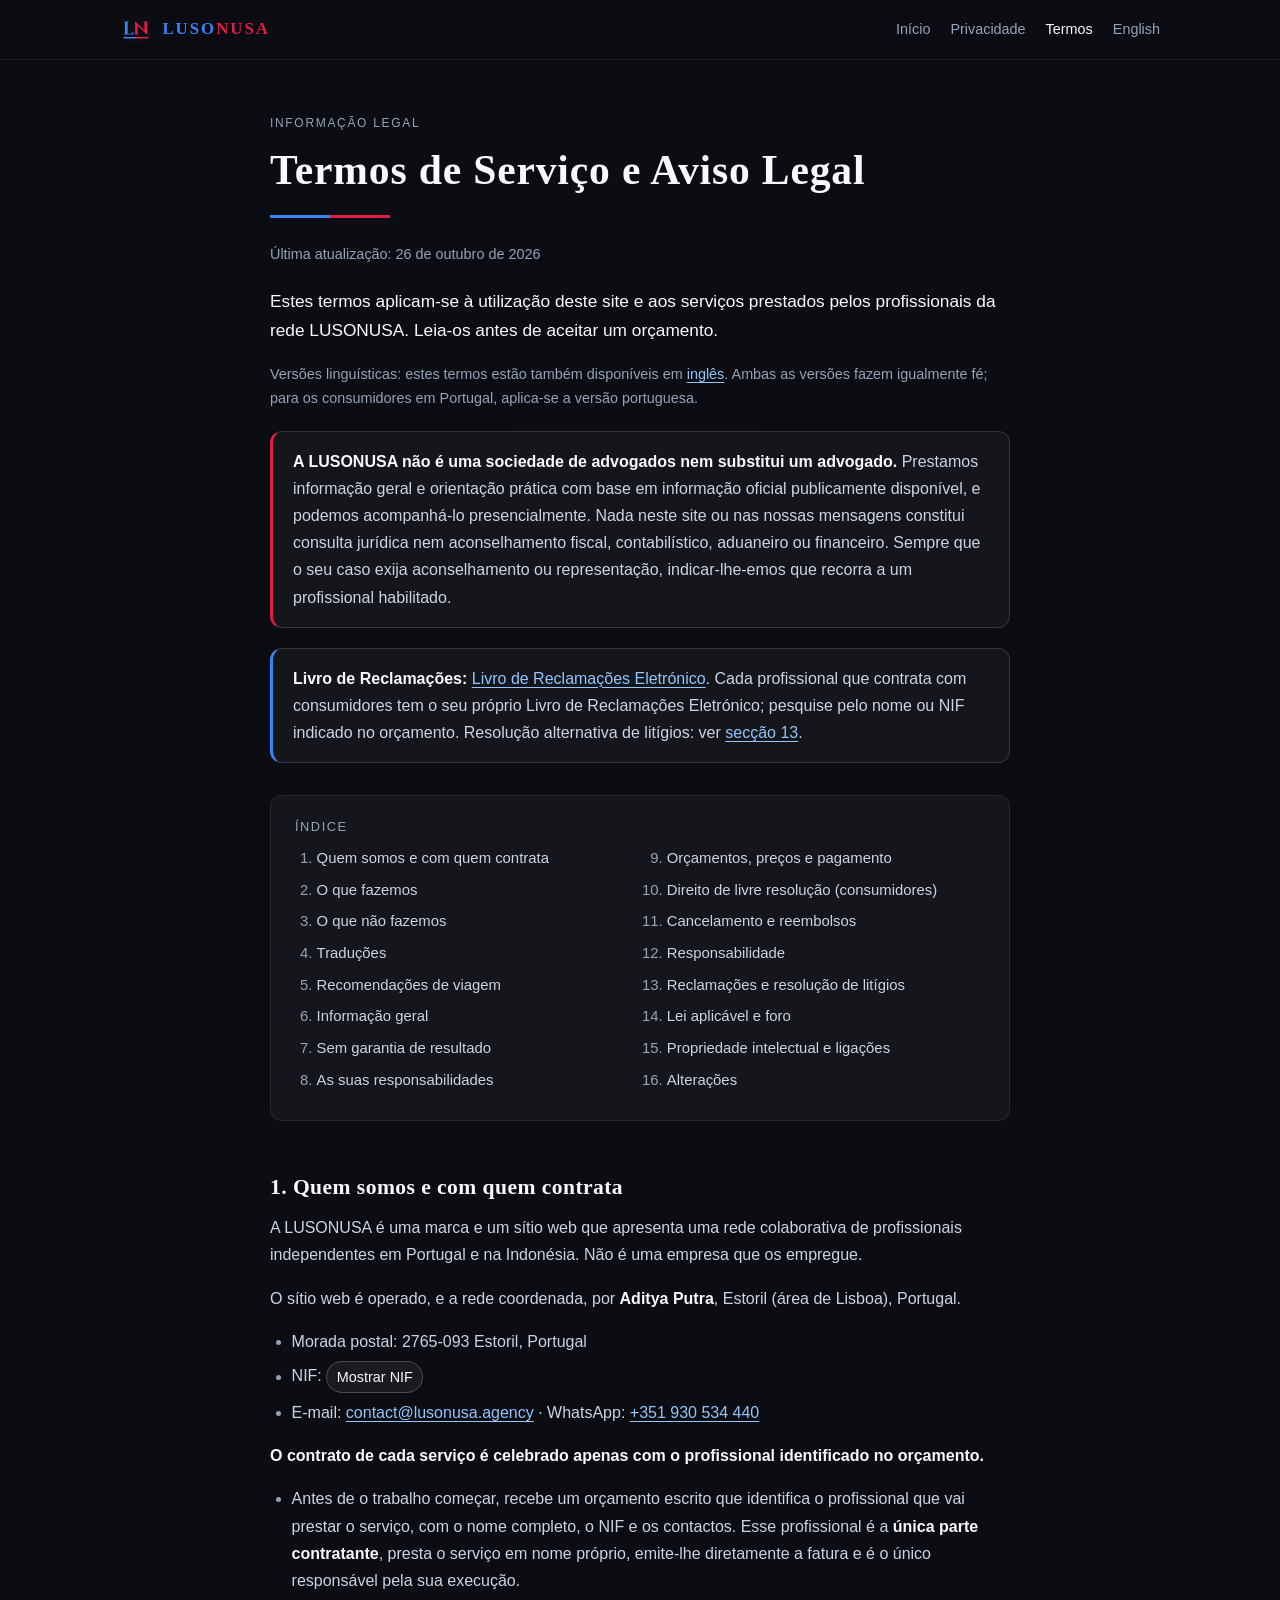
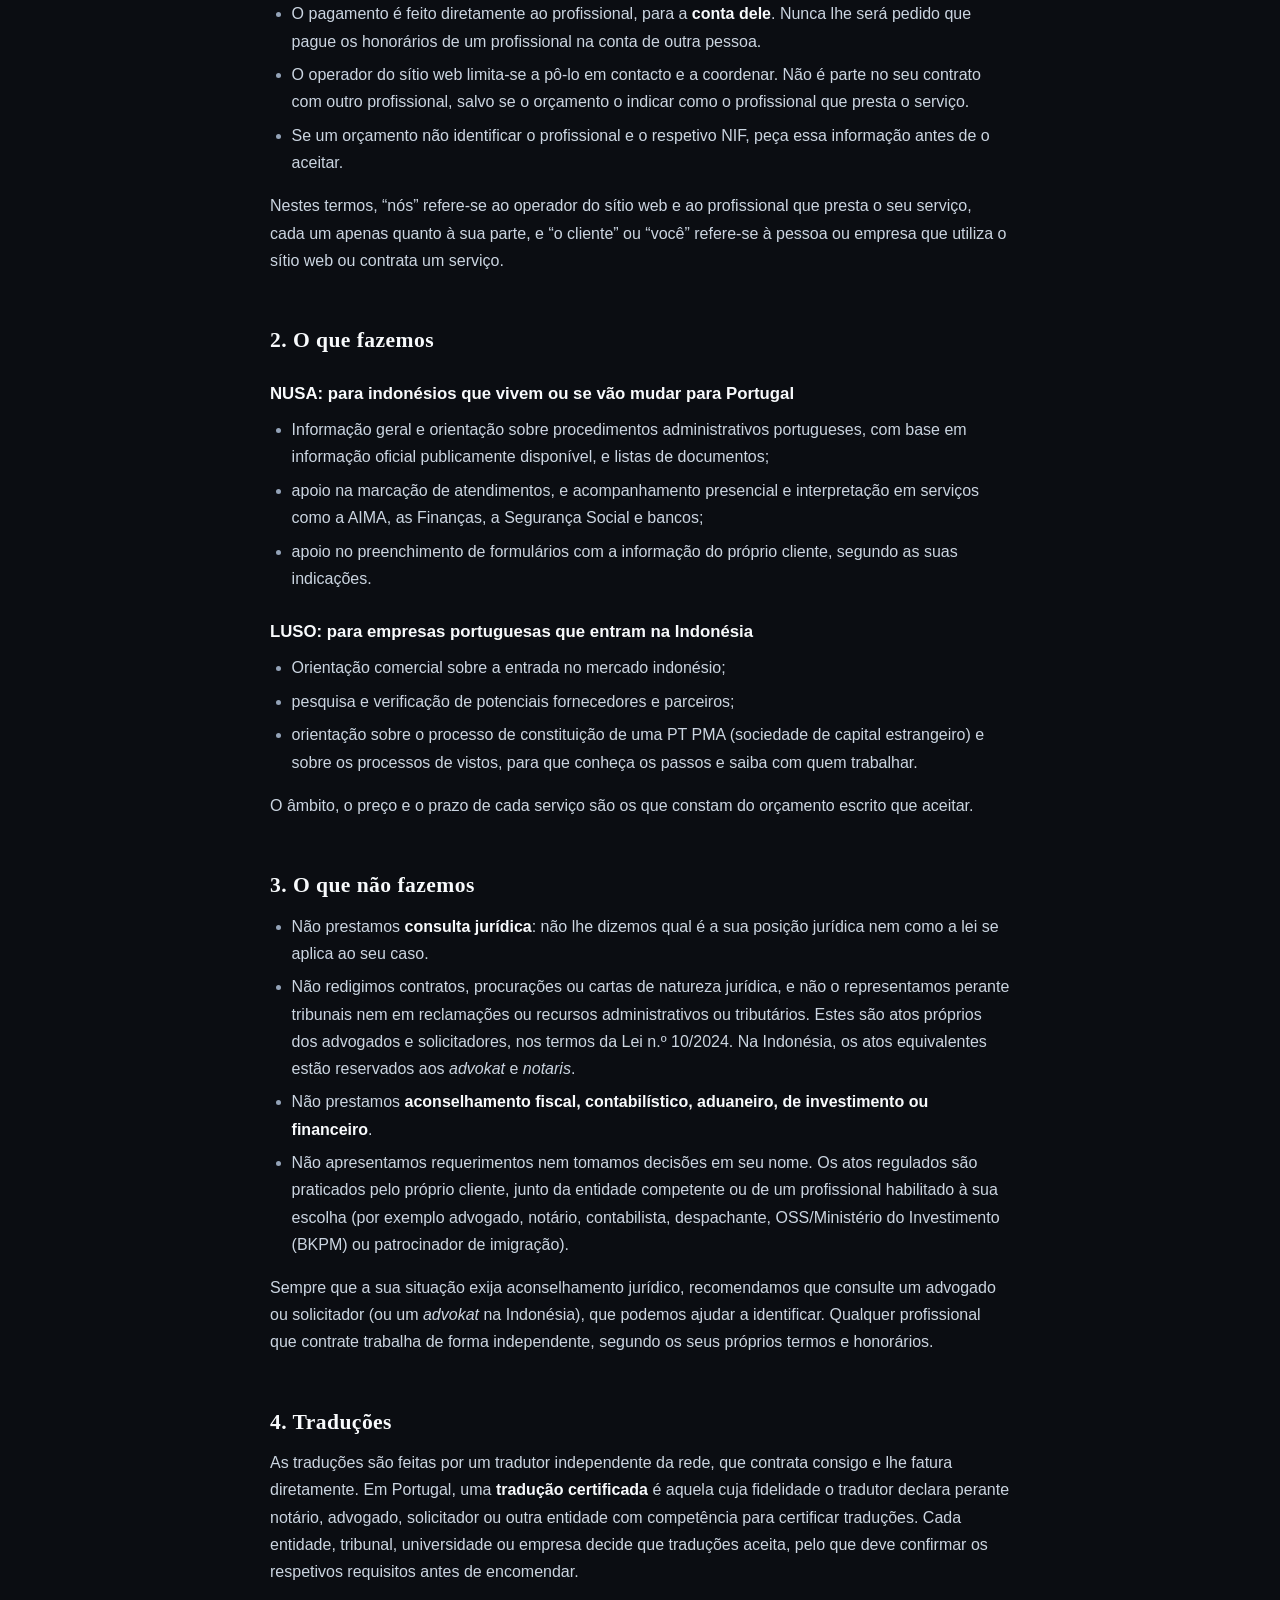
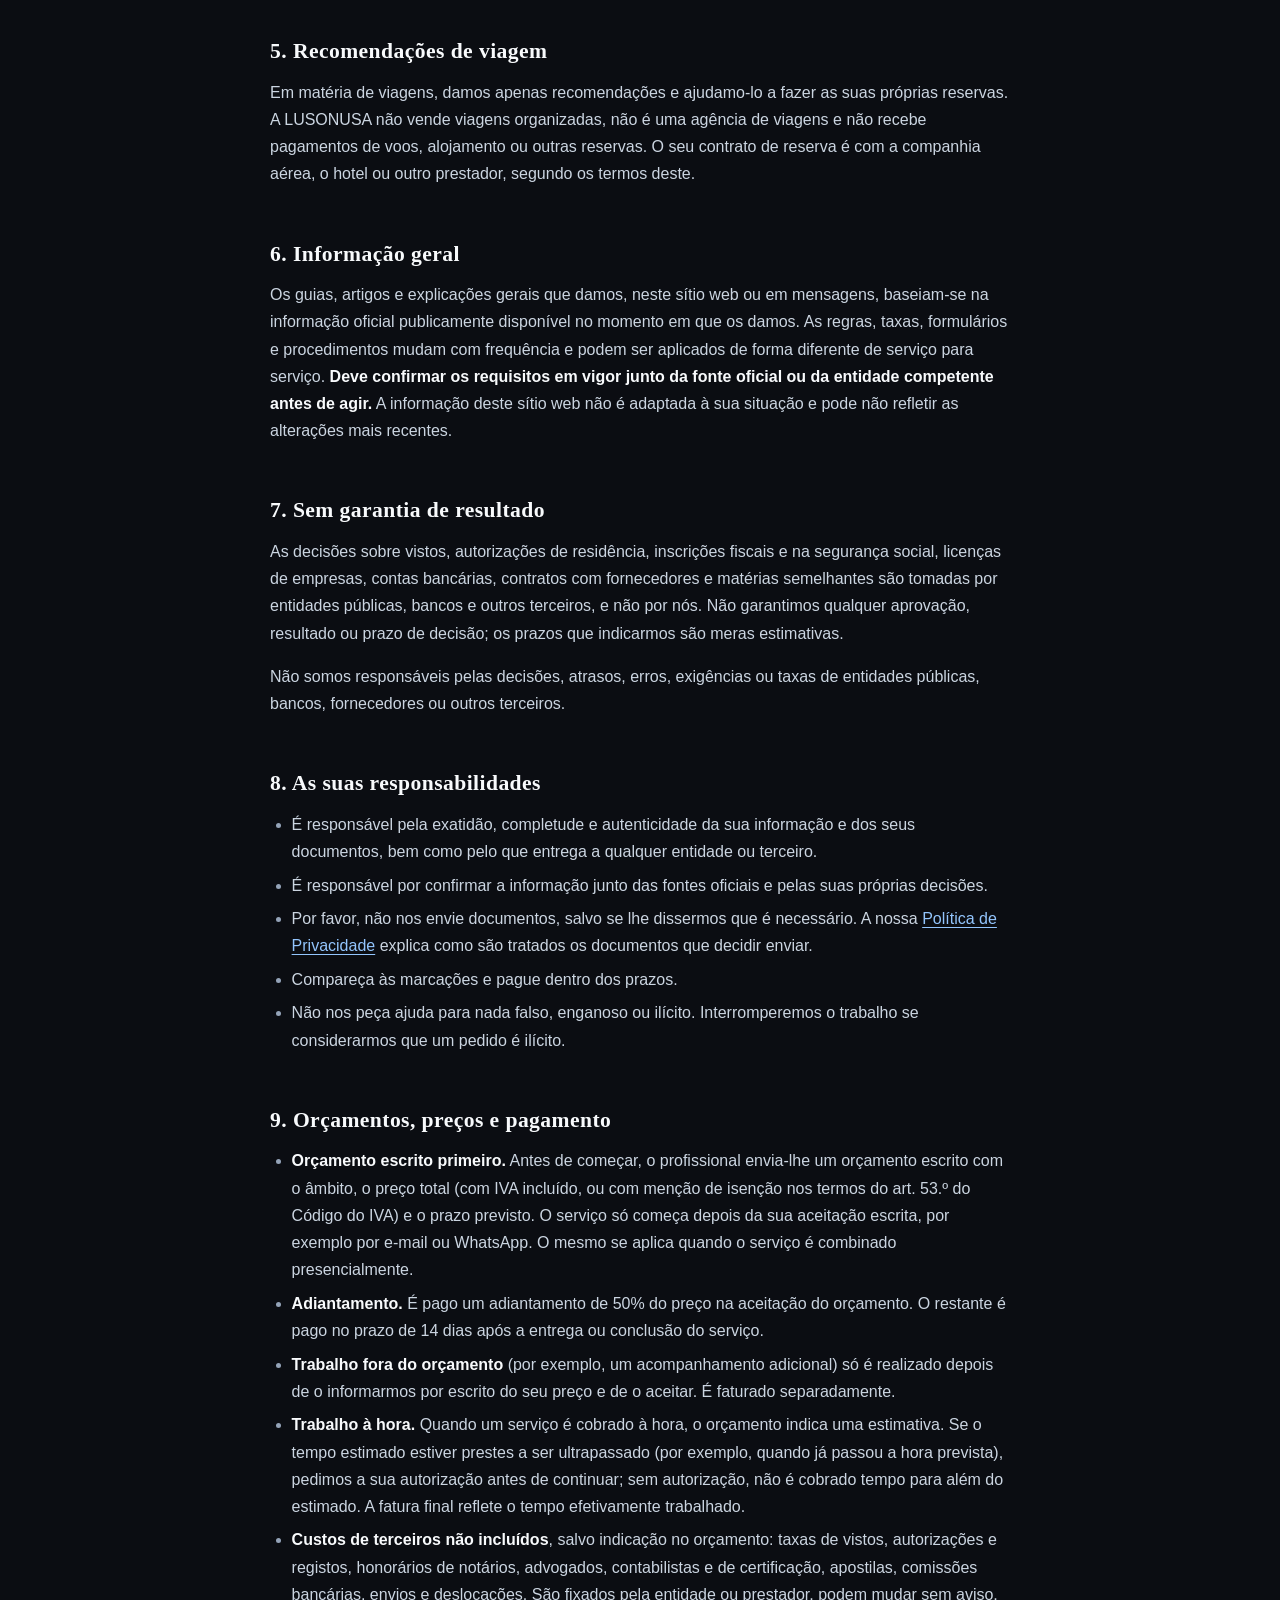
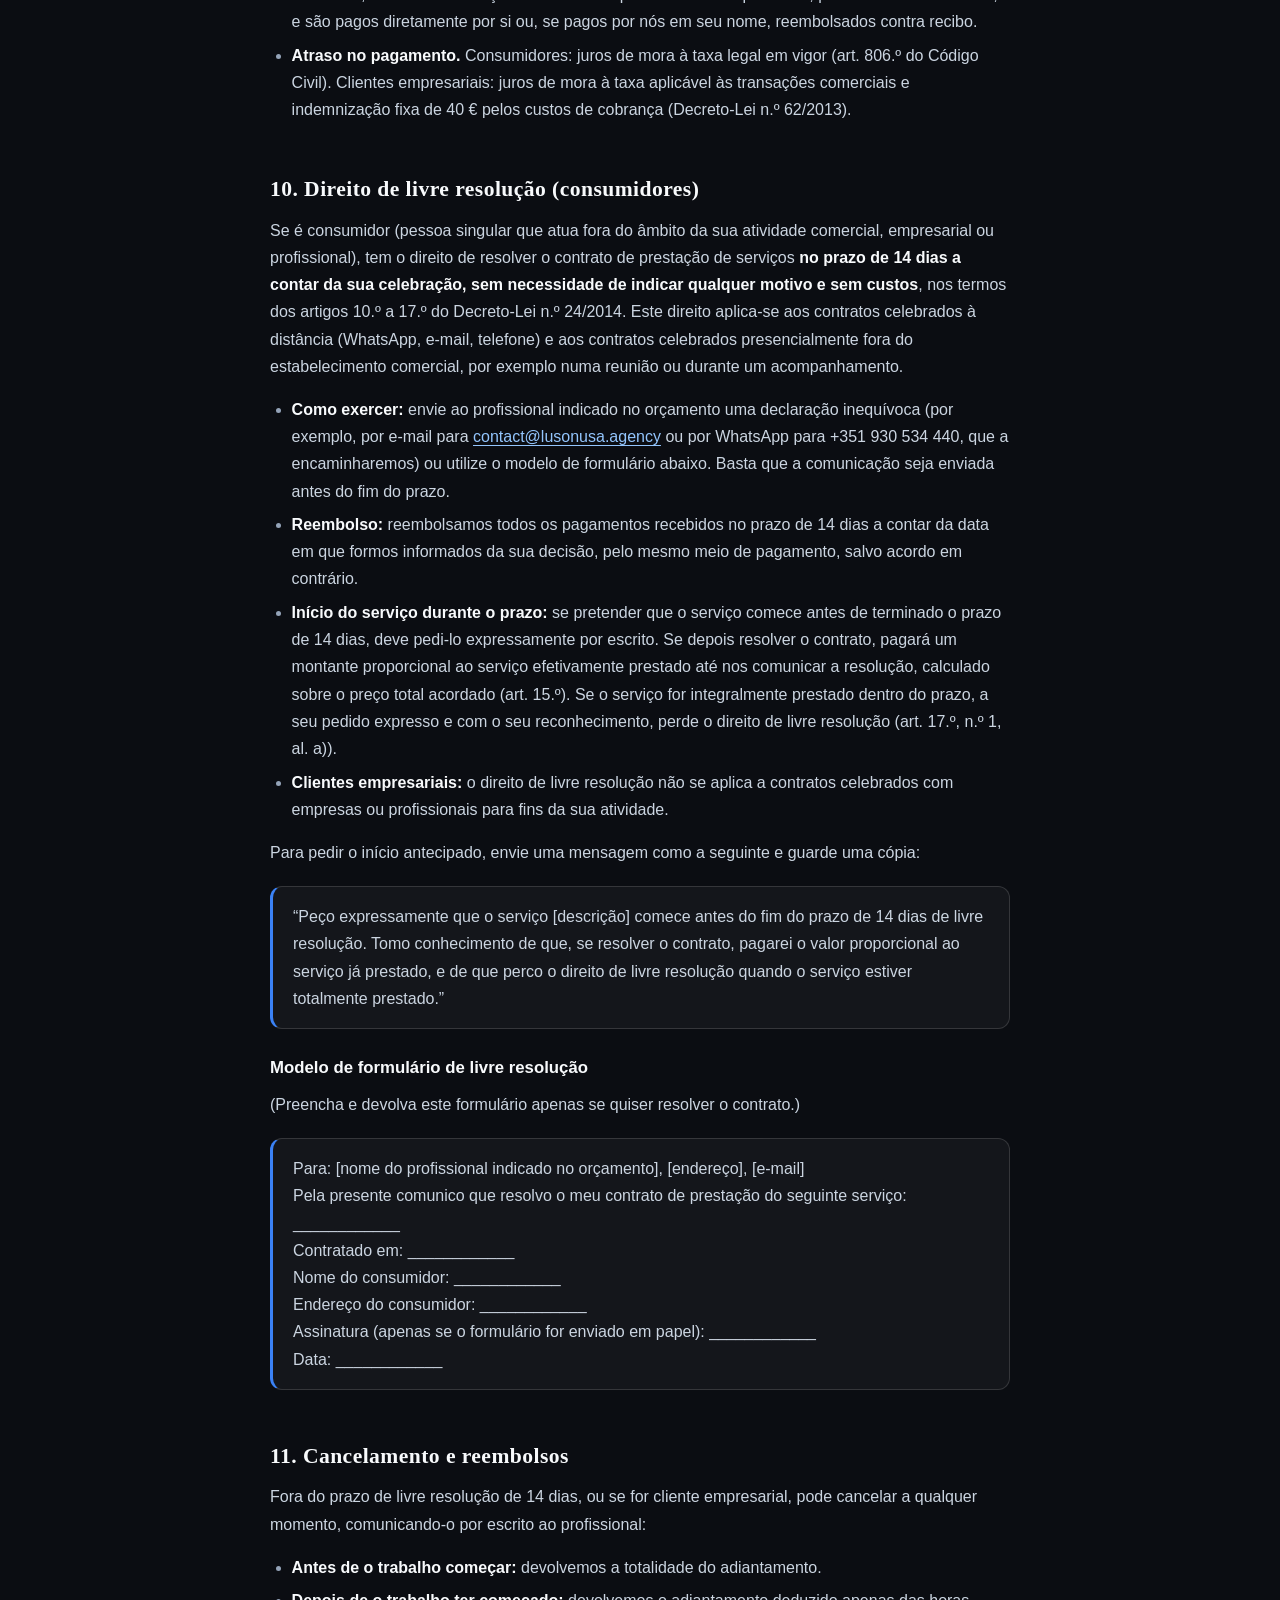
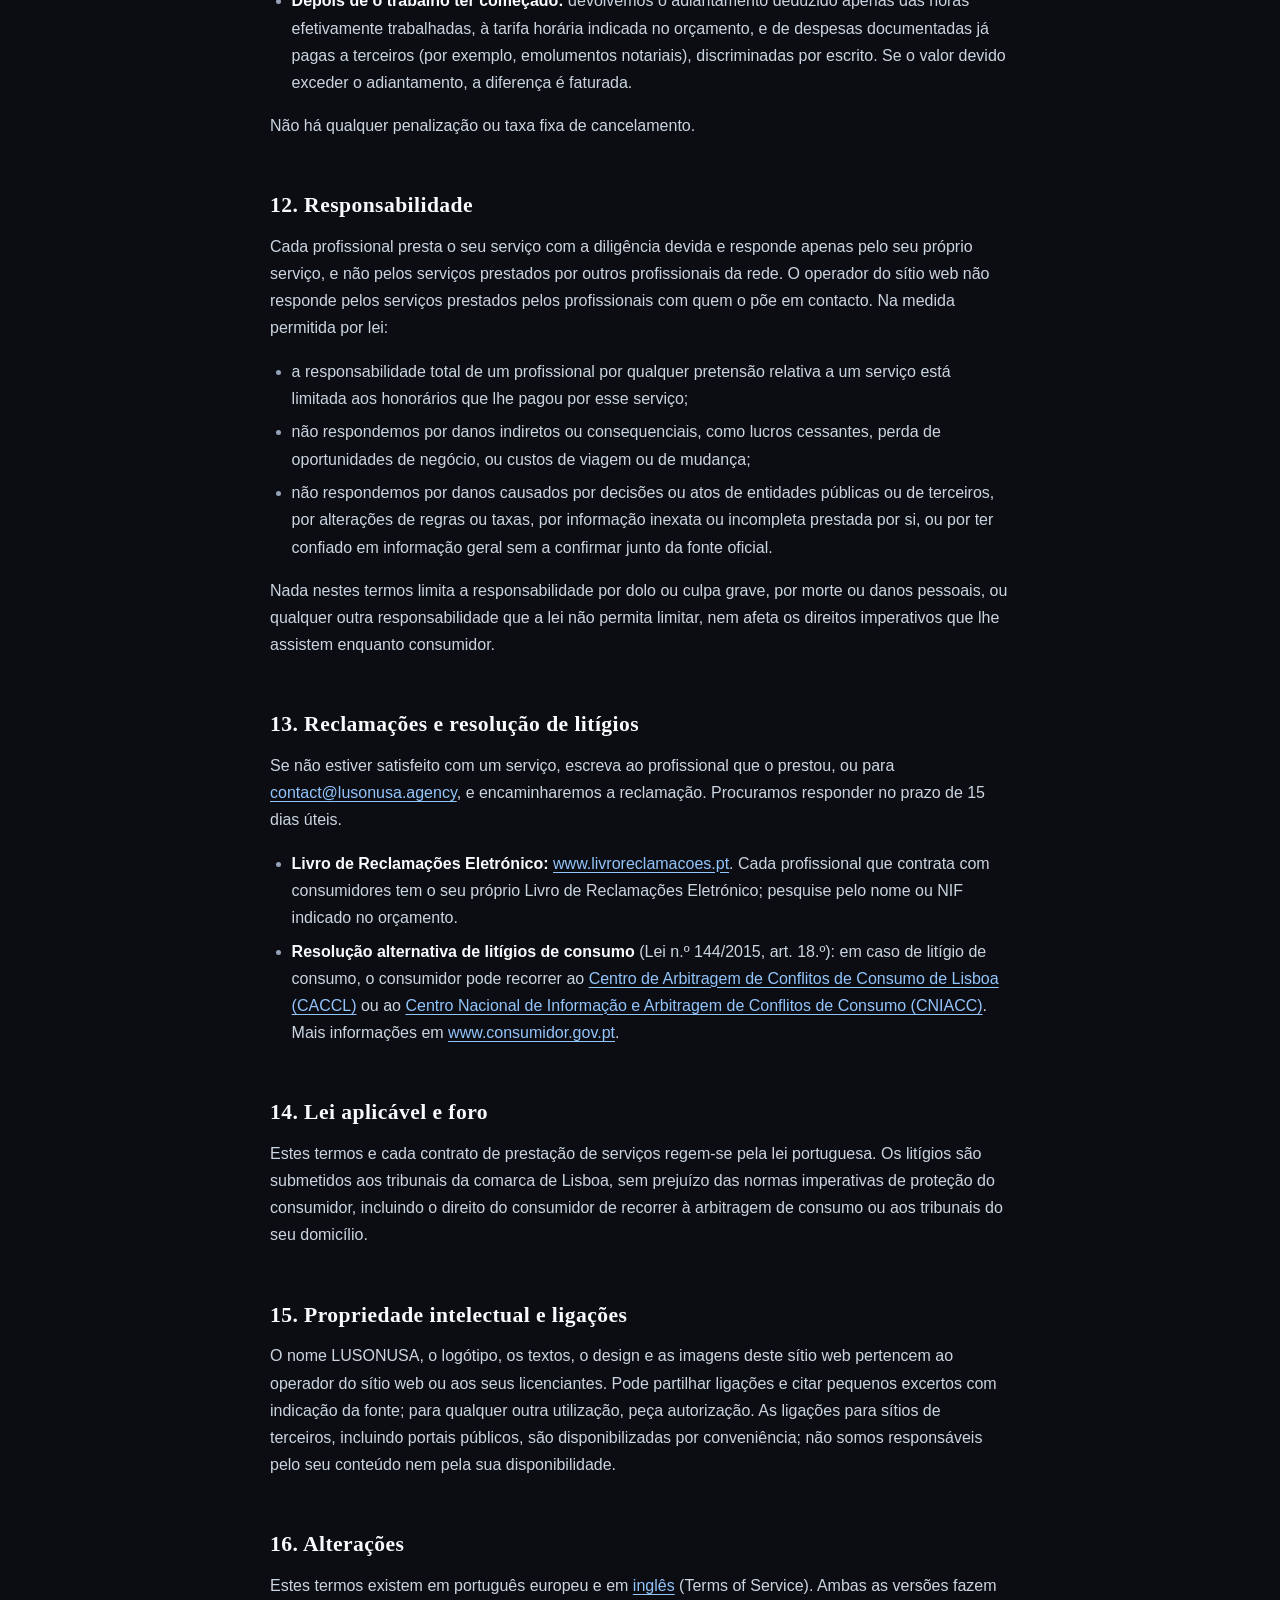
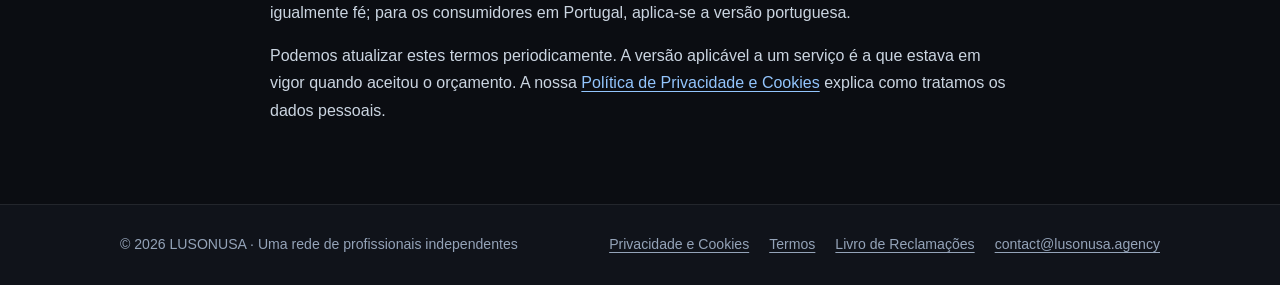
<file: termos.html>
<!DOCTYPE html>
<!--
  ════════════════════════════════════════════════════════════════════
  RASCUNHO — A REVER POR UM ADVOGADO OU SOLICITADOR ANTES DE SER UTILIZADO.
  DRAFT — TO BE REVIEWED BY A QUALIFIED LAWYER BEFORE RELYING ON IT.
  European-Portuguese version of terms.html. Both versions are equally
  valid; for consumers in Portugal the Portuguese version applies.
  Keep both in sync when editing. See terms.html for the full owner-review
  list and research references.

  PLACEHOLDERS (same as terms.html; search for "[" in this file):
    1. MORADA (provisória): por agora só se publica "2765-093 Estoril".
       Acrescentar a morada completa (ou de domiciliação) quando houver receitas.
       A business / domiciliation / mail-handling address is acceptable.
       Do NOT publish a home address.
    2. NIF: apresentado através de botão "Mostrar NIF" (codificado, ver legal.js).
  The bracketed fields in the early-start request and the withdrawal form
  ([descrição], [nome do profissional], …) are for clients to fill in, not
  owner placeholders.
  ════════════════════════════════════════════════════════════════════
-->
<html lang="pt-PT">
<head>
  <meta charset="UTF-8">
  <meta name="viewport" content="width=device-width, initial-scale=1.0">
  <title>Termos de Serviço e Aviso Legal | LUSONUSA</title>
  <meta name="description" content="Termos de serviço da LUSONUSA, uma rede de profissionais independentes: informação, orientação prática e acompanhamento presencial entre Portugal e a Indonésia. Não é uma sociedade de advogados nem presta consulta jurídica.">
  <link rel="canonical" href="https://www.lusonusa.agency/termos.html">
  <link rel="alternate" hreflang="en" href="https://www.lusonusa.agency/terms.html">
  <link rel="alternate" hreflang="pt-PT" href="https://www.lusonusa.agency/termos.html">
  <link rel="alternate" hreflang="x-default" href="https://www.lusonusa.agency/terms.html">
  <meta name="theme-color" content="#0B0D12">
  <meta property="og:type" content="website">
  <meta property="og:locale" content="pt_PT">
  <meta property="og:site_name" content="LUSONUSA">
  <meta property="og:title" content="Termos de Serviço e Aviso Legal | LUSONUSA">
  <meta property="og:description" content="Os termos aplicáveis aos serviços da LUSONUSA e a este site.">
  <meta property="og:url" content="https://www.lusonusa.agency/termos.html">
  <meta property="og:image" content="https://www.lusonusa.agency/og-image.jpg">
  <meta name="twitter:card" content="summary_large_image">
  <link rel="icon" href="/favicon.ico" sizes="32x32">
  <link rel="icon" href="/favicon.svg" type="image/svg+xml">
  <link rel="apple-touch-icon" href="/apple-touch-icon.png">
  <link rel="manifest" href="/site.webmanifest">
  <link rel="stylesheet" href="/legal.css?v=6e3521b2">
</head>
<body>
  <a class="skip-link" href="#main">Saltar para o conteúdo</a>

  <header class="legal-header">
    <div class="legal-header-inner">
      <a class="brand" href="/" aria-label="LUSONUSA — página inicial">
        <img src="/favicon.svg" alt="" width="32" height="32">
        <span class="brand-word"><span class="l">LUSO</span><span class="n">NUSA</span></span>
      </a>
      <nav class="legal-nav" aria-label="Principal">
        <a href="/">Início</a>
        <!-- Voltar a adicionar quando os artigos forem publicados: <a href="/articles/">Guias</a> -->
        <a href="/privacidade.html">Privacidade</a>
        <a href="/termos.html" aria-current="page">Termos</a>
        <a href="/terms.html" hreflang="en" lang="en">English</a>
      </nav>
    </div>
  </header>

  <main id="main">
    <article class="legal-doc">
      <span class="eyebrow">Informação legal</span>
      <h1>Termos de Serviço e Aviso Legal</h1>
      <div class="bridge-bar" aria-hidden="true"><span></span><span></span></div>
      <p class="meta">Última atualização: 26 de outubro de 2026</p>
      <p class="lead">Estes termos aplicam-se à utilização deste site e aos serviços prestados pelos profissionais da rede LUSONUSA. Leia-os antes de aceitar um orçamento.</p>
      <p class="meta">Versões linguísticas: estes termos estão também disponíveis em <a href="/terms.html" hreflang="en" lang="en">inglês</a>. Ambas as versões fazem igualmente fé; para os consumidores em Portugal, aplica-se a versão portuguesa.</p>

      <div class="callout nusa">
        <p><strong>A LUSONUSA não é uma sociedade de advogados nem substitui um advogado.</strong> Prestamos informação geral e orientação prática com base em informação oficial publicamente disponível, e podemos acompanhá-lo presencialmente. Nada neste site ou nas nossas mensagens constitui consulta jurídica nem aconselhamento fiscal, contabilístico, aduaneiro ou financeiro. Sempre que o seu caso exija aconselhamento ou representação, indicar-lhe-emos que recorra a um profissional habilitado.</p>
      </div>

      <div class="callout">
        <p><strong>Livro de Reclamações:</strong> <a href="https://www.livroreclamacoes.pt" target="_blank" rel="noopener noreferrer">Livro de Reclamações Eletrónico</a>. Cada profissional que contrata com consumidores tem o seu próprio Livro de Reclamações Eletrónico; pesquise pelo nome ou NIF indicado no orçamento. Resolução alternativa de litígios: ver <a href="#reclamacoes">secção 13</a>.</p>
      </div>

      <nav class="toc" aria-label="Índice">
        <p>Índice</p>
        <ol>
          <li><a href="#quem-somos">Quem somos e com quem contrata</a></li>
          <li><a href="#servicos">O que fazemos</a></li>
          <li><a href="#o-que-nao-fazemos">O que não fazemos</a></li>
          <li><a href="#traducoes">Traduções</a></li>
          <li><a href="#viagens">Recomendações de viagem</a></li>
          <li><a href="#informacao">Informação geral</a></li>
          <li><a href="#resultados">Sem garantia de resultado</a></li>
          <li><a href="#cliente">As suas responsabilidades</a></li>
          <li><a href="#precos">Orçamentos, preços e pagamento</a></li>
          <li><a href="#livre-resolucao">Direito de livre resolução (consumidores)</a></li>
          <li><a href="#cancelamento">Cancelamento e reembolsos</a></li>
          <li><a href="#responsabilidade">Responsabilidade</a></li>
          <li><a href="#reclamacoes">Reclamações e resolução de litígios</a></li>
          <li><a href="#lei">Lei aplicável e foro</a></li>
          <li><a href="#propriedade">Propriedade intelectual e ligações</a></li>
          <li><a href="#alteracoes">Alterações</a></li>
        </ol>
      </nav>

      <h2 id="quem-somos">1. Quem somos e com quem contrata</h2>
      <p>A LUSONUSA é uma marca e um sítio web que apresenta uma rede colaborativa de profissionais independentes em Portugal e na Indonésia. Não é uma empresa que os empregue.</p>
      <p>O sítio web é operado, e a rede coordenada, por <strong>Aditya Putra</strong>, Estoril (área de Lisboa), Portugal.</p>
      <ul>
        <li>Morada postal: 2765-093 Estoril, Portugal</li>
        <li>NIF: <button type="button" class="reveal-btn" data-reveal="ODUzODE0Njky" aria-label="Mostrar número de identificação fiscal (NIF)">Mostrar NIF</button><noscript>disponível a pedido em contact@lusonusa.agency</noscript></li>
        <li>E-mail: <a href="mailto:contact@lusonusa.agency">contact@lusonusa.agency</a> · WhatsApp: <a href="https://wa.me/351930534440" target="_blank" rel="noopener noreferrer">+351 930 534 440</a></li>
      </ul>
      <p><strong>O contrato de cada serviço é celebrado apenas com o profissional identificado no orçamento.</strong></p>
      <ul>
        <li>Antes de o trabalho começar, recebe um orçamento escrito que identifica o profissional que vai prestar o serviço, com o nome completo, o NIF e os contactos. Esse profissional é a <strong>única parte contratante</strong>, presta o serviço em nome próprio, emite-lhe diretamente a fatura e é o único responsável pela sua execução.</li>
        <li>O pagamento é feito diretamente ao profissional, para a <strong>conta dele</strong>. Nunca lhe será pedido que pague os honorários de um profissional na conta de outra pessoa.</li>
        <li>O operador do sítio web limita-se a pô-lo em contacto e a coordenar. Não é parte no seu contrato com outro profissional, salvo se o orçamento o indicar como o profissional que presta o serviço.</li>
        <li>Se um orçamento não identificar o profissional e o respetivo NIF, peça essa informação antes de o aceitar.</li>
      </ul>
      <p>Nestes termos, “nós” refere-se ao operador do sítio web e ao profissional que presta o seu serviço, cada um apenas quanto à sua parte, e “o cliente” ou “você” refere-se à pessoa ou empresa que utiliza o sítio web ou contrata um serviço.</p>

      <h2 id="servicos">2. O que fazemos</h2>
      <h3>NUSA: para indonésios que vivem ou se vão mudar para Portugal</h3>
      <ul>
        <li>Informação geral e orientação sobre procedimentos administrativos portugueses, com base em informação oficial publicamente disponível, e listas de documentos;</li>
        <li>apoio na marcação de atendimentos, e acompanhamento presencial e interpretação em serviços como a AIMA, as Finanças, a Segurança Social e bancos;</li>
        <li>apoio no preenchimento de formulários com a informação do próprio cliente, segundo as suas indicações.</li>
      </ul>
      <h3>LUSO: para empresas portuguesas que entram na Indonésia</h3>
      <ul>
        <li>Orientação comercial sobre a entrada no mercado indonésio;</li>
        <li>pesquisa e verificação de potenciais fornecedores e parceiros;</li>
        <li>orientação sobre o processo de constituição de uma PT PMA (sociedade de capital estrangeiro) e sobre os processos de vistos, para que conheça os passos e saiba com quem trabalhar.</li>
      </ul>
      <p>O âmbito, o preço e o prazo de cada serviço são os que constam do orçamento escrito que aceitar.</p>

      <h2 id="o-que-nao-fazemos">3. O que não fazemos</h2>
      <ul>
        <li>Não prestamos <strong>consulta jurídica</strong>: não lhe dizemos qual é a sua posição jurídica nem como a lei se aplica ao seu caso.</li>
        <li>Não redigimos contratos, procurações ou cartas de natureza jurídica, e não o representamos perante tribunais nem em reclamações ou recursos administrativos ou tributários. Estes são atos próprios dos advogados e solicitadores, nos termos da Lei n.º 10/2024. Na Indonésia, os atos equivalentes estão reservados aos <em>advokat</em> e <em>notaris</em>.</li>
        <li>Não prestamos <strong>aconselhamento fiscal, contabilístico, aduaneiro, de investimento ou financeiro</strong>.</li>
        <li>Não apresentamos requerimentos nem tomamos decisões em seu nome. Os atos regulados são praticados pelo próprio cliente, junto da entidade competente ou de um profissional habilitado à sua escolha (por exemplo advogado, notário, contabilista, despachante, OSS/Ministério do Investimento (BKPM) ou patrocinador de imigração).</li>
      </ul>
      <p>Sempre que a sua situação exija aconselhamento jurídico, recomendamos que consulte um advogado ou solicitador (ou um <em>advokat</em> na Indonésia), que podemos ajudar a identificar. Qualquer profissional que contrate trabalha de forma independente, segundo os seus próprios termos e honorários.</p>

      <h2 id="traducoes">4. Traduções</h2>
      <p>As traduções são feitas por um tradutor independente da rede, que contrata consigo e lhe fatura diretamente. Em Portugal, uma <strong>tradução certificada</strong> é aquela cuja fidelidade o tradutor declara perante notário, advogado, solicitador ou outra entidade com competência para certificar traduções. Cada entidade, tribunal, universidade ou empresa decide que traduções aceita, pelo que deve confirmar os respetivos requisitos antes de encomendar.</p>

      <h2 id="viagens">5. Recomendações de viagem</h2>
      <p>Em matéria de viagens, damos apenas recomendações e ajudamo-lo a fazer as suas próprias reservas. A LUSONUSA não vende viagens organizadas, não é uma agência de viagens e não recebe pagamentos de voos, alojamento ou outras reservas. O seu contrato de reserva é com a companhia aérea, o hotel ou outro prestador, segundo os termos deste.</p>

      <h2 id="informacao">6. Informação geral</h2>
      <p>Os guias, artigos e explicações gerais que damos, neste sítio web ou em mensagens, baseiam-se na informação oficial publicamente disponível no momento em que os damos. As regras, taxas, formulários e procedimentos mudam com frequência e podem ser aplicados de forma diferente de serviço para serviço. <strong>Deve confirmar os requisitos em vigor junto da fonte oficial ou da entidade competente antes de agir.</strong> A informação deste sítio web não é adaptada à sua situação e pode não refletir as alterações mais recentes.</p>

      <h2 id="resultados">7. Sem garantia de resultado</h2>
      <p>As decisões sobre vistos, autorizações de residência, inscrições fiscais e na segurança social, licenças de empresas, contas bancárias, contratos com fornecedores e matérias semelhantes são tomadas por entidades públicas, bancos e outros terceiros, e não por nós. Não garantimos qualquer aprovação, resultado ou prazo de decisão; os prazos que indicarmos são meras estimativas.</p>
      <p>Não somos responsáveis pelas decisões, atrasos, erros, exigências ou taxas de entidades públicas, bancos, fornecedores ou outros terceiros.</p>

      <h2 id="cliente">8. As suas responsabilidades</h2>
      <ul>
        <li>É responsável pela exatidão, completude e autenticidade da sua informação e dos seus documentos, bem como pelo que entrega a qualquer entidade ou terceiro.</li>
        <li>É responsável por confirmar a informação junto das fontes oficiais e pelas suas próprias decisões.</li>
        <li>Por favor, não nos envie documentos, salvo se lhe dissermos que é necessário. A nossa <a href="/privacidade.html#documentos">Política de Privacidade</a> explica como são tratados os documentos que decidir enviar.</li>
        <li>Compareça às marcações e pague dentro dos prazos.</li>
        <li>Não nos peça ajuda para nada falso, enganoso ou ilícito. Interromperemos o trabalho se considerarmos que um pedido é ilícito.</li>
      </ul>

      <h2 id="precos">9. Orçamentos, preços e pagamento</h2>
      <ul>
        <li><strong>Orçamento escrito primeiro.</strong> Antes de começar, o profissional envia-lhe um orçamento escrito com o âmbito, o preço total (com IVA incluído, ou com menção de isenção nos termos do art. 53.º do Código do IVA) e o prazo previsto. O serviço só começa depois da sua aceitação escrita, por exemplo por e-mail ou WhatsApp. O mesmo se aplica quando o serviço é combinado presencialmente.</li>
        <li><strong>Adiantamento.</strong> É pago um adiantamento de 50% do preço na aceitação do orçamento. O restante é pago no prazo de 14 dias após a entrega ou conclusão do serviço.</li>
        <li><strong>Trabalho fora do orçamento</strong> (por exemplo, um acompanhamento adicional) só é realizado depois de o informarmos por escrito do seu preço e de o aceitar. É faturado separadamente.</li>
        <li><strong>Trabalho à hora.</strong> Quando um serviço é cobrado à hora, o orçamento indica uma estimativa. Se o tempo estimado estiver prestes a ser ultrapassado (por exemplo, quando já passou a hora prevista), pedimos a sua autorização antes de continuar; sem autorização, não é cobrado tempo para além do estimado. A fatura final reflete o tempo efetivamente trabalhado.</li>
        <li><strong>Custos de terceiros não incluídos</strong>, salvo indicação no orçamento: taxas de vistos, autorizações e registos, honorários de notários, advogados, contabilistas e de certificação, apostilas, comissões bancárias, envios e deslocações. São fixados pela entidade ou prestador, podem mudar sem aviso, e são pagos diretamente por si ou, se pagos por nós em seu nome, reembolsados contra recibo.</li>
        <li><strong>Atraso no pagamento.</strong> Consumidores: juros de mora à taxa legal em vigor (art. 806.º do Código Civil). Clientes empresariais: juros de mora à taxa aplicável às transações comerciais e indemnização fixa de 40 € pelos custos de cobrança (Decreto-Lei n.º 62/2013).</li>
      </ul>

      <h2 id="livre-resolucao">10. Direito de livre resolução (consumidores)</h2>
      <p>Se é consumidor (pessoa singular que atua fora do âmbito da sua atividade comercial, empresarial ou profissional), tem o direito de resolver o contrato de prestação de serviços <strong>no prazo de 14 dias a contar da sua celebração, sem necessidade de indicar qualquer motivo e sem custos</strong>, nos termos dos artigos 10.º a 17.º do Decreto-Lei n.º 24/2014. Este direito aplica-se aos contratos celebrados à distância (WhatsApp, e-mail, telefone) e aos contratos celebrados presencialmente fora do estabelecimento comercial, por exemplo numa reunião ou durante um acompanhamento.</p>
      <ul>
        <li><strong>Como exercer:</strong> envie ao profissional indicado no orçamento uma declaração inequívoca (por exemplo, por e-mail para <a href="mailto:contact@lusonusa.agency">contact@lusonusa.agency</a> ou por WhatsApp para +351 930 534 440, que a encaminharemos) ou utilize o modelo de formulário abaixo. Basta que a comunicação seja enviada antes do fim do prazo.</li>
        <li><strong>Reembolso:</strong> reembolsamos todos os pagamentos recebidos no prazo de 14 dias a contar da data em que formos informados da sua decisão, pelo mesmo meio de pagamento, salvo acordo em contrário.</li>
        <li><strong>Início do serviço durante o prazo:</strong> se pretender que o serviço comece antes de terminado o prazo de 14 dias, deve pedi-lo expressamente por escrito. Se depois resolver o contrato, pagará um montante proporcional ao serviço efetivamente prestado até nos comunicar a resolução, calculado sobre o preço total acordado (art. 15.º). Se o serviço for integralmente prestado dentro do prazo, a seu pedido expresso e com o seu reconhecimento, perde o direito de livre resolução (art. 17.º, n.º 1, al. a)).</li>
        <li><strong>Clientes empresariais:</strong> o direito de livre resolução não se aplica a contratos celebrados com empresas ou profissionais para fins da sua atividade.</li>
      </ul>
      <p>Para pedir o início antecipado, envie uma mensagem como a seguinte e guarde uma cópia:</p>
      <div class="callout">
        <p>“Peço expressamente que o serviço [descrição] comece antes do fim do prazo de 14 dias de livre resolução. Tomo conhecimento de que, se resolver o contrato, pagarei o valor proporcional ao serviço já prestado, e de que perco o direito de livre resolução quando o serviço estiver totalmente prestado.”</p>
      </div>
      <h3 id="formulario-livre-resolucao">Modelo de formulário de livre resolução</h3>
      <p>(Preencha e devolva este formulário apenas se quiser resolver o contrato.)</p>
      <div class="callout">
        <p>Para: [nome do profissional indicado no orçamento], [endereço], [e-mail]<br>
        Pela presente comunico que resolvo o meu contrato de prestação do seguinte serviço: ____________<br>
        Contratado em: ____________<br>
        Nome do consumidor: ____________<br>
        Endereço do consumidor: ____________<br>
        Assinatura (apenas se o formulário for enviado em papel): ____________<br>
        Data: ____________</p>
      </div>

      <h2 id="cancelamento">11. Cancelamento e reembolsos</h2>
      <p>Fora do prazo de livre resolução de 14 dias, ou se for cliente empresarial, pode cancelar a qualquer momento, comunicando-o por escrito ao profissional:</p>
      <ul>
        <li><strong>Antes de o trabalho começar:</strong> devolvemos a totalidade do adiantamento.</li>
        <li><strong>Depois de o trabalho ter começado:</strong> devolvemos o adiantamento deduzido apenas das horas efetivamente trabalhadas, à tarifa horária indicada no orçamento, e de despesas documentadas já pagas a terceiros (por exemplo, emolumentos notariais), discriminadas por escrito. Se o valor devido exceder o adiantamento, a diferença é faturada.</li>
      </ul>
      <p>Não há qualquer penalização ou taxa fixa de cancelamento.</p>

      <h2 id="responsabilidade">12. Responsabilidade</h2>
      <p>Cada profissional presta o seu serviço com a diligência devida e responde apenas pelo seu próprio serviço, e não pelos serviços prestados por outros profissionais da rede. O operador do sítio web não responde pelos serviços prestados pelos profissionais com quem o põe em contacto. Na medida permitida por lei:</p>
      <ul>
        <li>a responsabilidade total de um profissional por qualquer pretensão relativa a um serviço está limitada aos honorários que lhe pagou por esse serviço;</li>
        <li>não respondemos por danos indiretos ou consequenciais, como lucros cessantes, perda de oportunidades de negócio, ou custos de viagem ou de mudança;</li>
        <li>não respondemos por danos causados por decisões ou atos de entidades públicas ou de terceiros, por alterações de regras ou taxas, por informação inexata ou incompleta prestada por si, ou por ter confiado em informação geral sem a confirmar junto da fonte oficial.</li>
      </ul>
      <p>Nada nestes termos limita a responsabilidade por dolo ou culpa grave, por morte ou danos pessoais, ou qualquer outra responsabilidade que a lei não permita limitar, nem afeta os direitos imperativos que lhe assistem enquanto consumidor.</p>

      <h2 id="reclamacoes">13. Reclamações e resolução de litígios</h2>
      <p>Se não estiver satisfeito com um serviço, escreva ao profissional que o prestou, ou para <a href="mailto:contact@lusonusa.agency">contact@lusonusa.agency</a>, e encaminharemos a reclamação. Procuramos responder no prazo de 15 dias úteis.</p>
      <ul>
        <li><strong>Livro de Reclamações Eletrónico:</strong> <a href="https://www.livroreclamacoes.pt" target="_blank" rel="noopener noreferrer">www.livroreclamacoes.pt</a>. Cada profissional que contrata com consumidores tem o seu próprio Livro de Reclamações Eletrónico; pesquise pelo nome ou NIF indicado no orçamento.</li>
        <li><strong>Resolução alternativa de litígios de consumo</strong> (Lei n.º 144/2015, art. 18.º): em caso de litígio de consumo, o consumidor pode recorrer ao <a href="https://www.centroarbitragemlisboa.pt" target="_blank" rel="noopener noreferrer">Centro de Arbitragem de Conflitos de Consumo de Lisboa (CACCL)</a> ou ao <a href="https://www.cniacc.pt" target="_blank" rel="noopener noreferrer">Centro Nacional de Informação e Arbitragem de Conflitos de Consumo (CNIACC)</a>. Mais informações em <a href="https://www.consumidor.gov.pt" target="_blank" rel="noopener noreferrer">www.consumidor.gov.pt</a>.</li>
      </ul>

      <h2 id="lei">14. Lei aplicável e foro</h2>
      <p>Estes termos e cada contrato de prestação de serviços regem-se pela lei portuguesa. Os litígios são submetidos aos tribunais da comarca de Lisboa, sem prejuízo das normas imperativas de proteção do consumidor, incluindo o direito do consumidor de recorrer à arbitragem de consumo ou aos tribunais do seu domicílio.</p>

      <h2 id="propriedade">15. Propriedade intelectual e ligações</h2>
      <p>O nome LUSONUSA, o logótipo, os textos, o design e as imagens deste sítio web pertencem ao operador do sítio web ou aos seus licenciantes. Pode partilhar ligações e citar pequenos excertos com indicação da fonte; para qualquer outra utilização, peça autorização. As ligações para sítios de terceiros, incluindo portais públicos, são disponibilizadas por conveniência; não somos responsáveis pelo seu conteúdo nem pela sua disponibilidade.</p>

      <h2 id="alteracoes">16. Alterações</h2>
      <p>Estes termos existem em português europeu e em <a href="/terms.html" hreflang="en" lang="en">inglês</a> (Terms of Service). Ambas as versões fazem igualmente fé; para os consumidores em Portugal, aplica-se a versão portuguesa.</p>
      <p>Podemos atualizar estes termos periodicamente. A versão aplicável a um serviço é a que estava em vigor quando aceitou o orçamento. A nossa <a href="/privacidade.html">Política de Privacidade e Cookies</a> explica como tratamos os dados pessoais.</p>
    </article>
  </main>

  <footer class="legal-footer">
    <div class="legal-footer-inner">
      <p>&copy; 2026 LUSONUSA · Uma rede de profissionais independentes</p>
      <nav aria-label="Informação legal">
        <a href="/privacidade.html">Privacidade e Cookies</a>
        <a href="/termos.html" aria-current="page">Termos</a>
        <a href="https://www.livroreclamacoes.pt" target="_blank" rel="noopener noreferrer">Livro de Reclamações</a>
        <a href="mailto:contact@lusonusa.agency">contact@lusonusa.agency</a>
      </nav>
    </div>
  </footer>
  <script src="/legal.js?v=6e3521b2" defer></script>
</body>
</html>
</file>
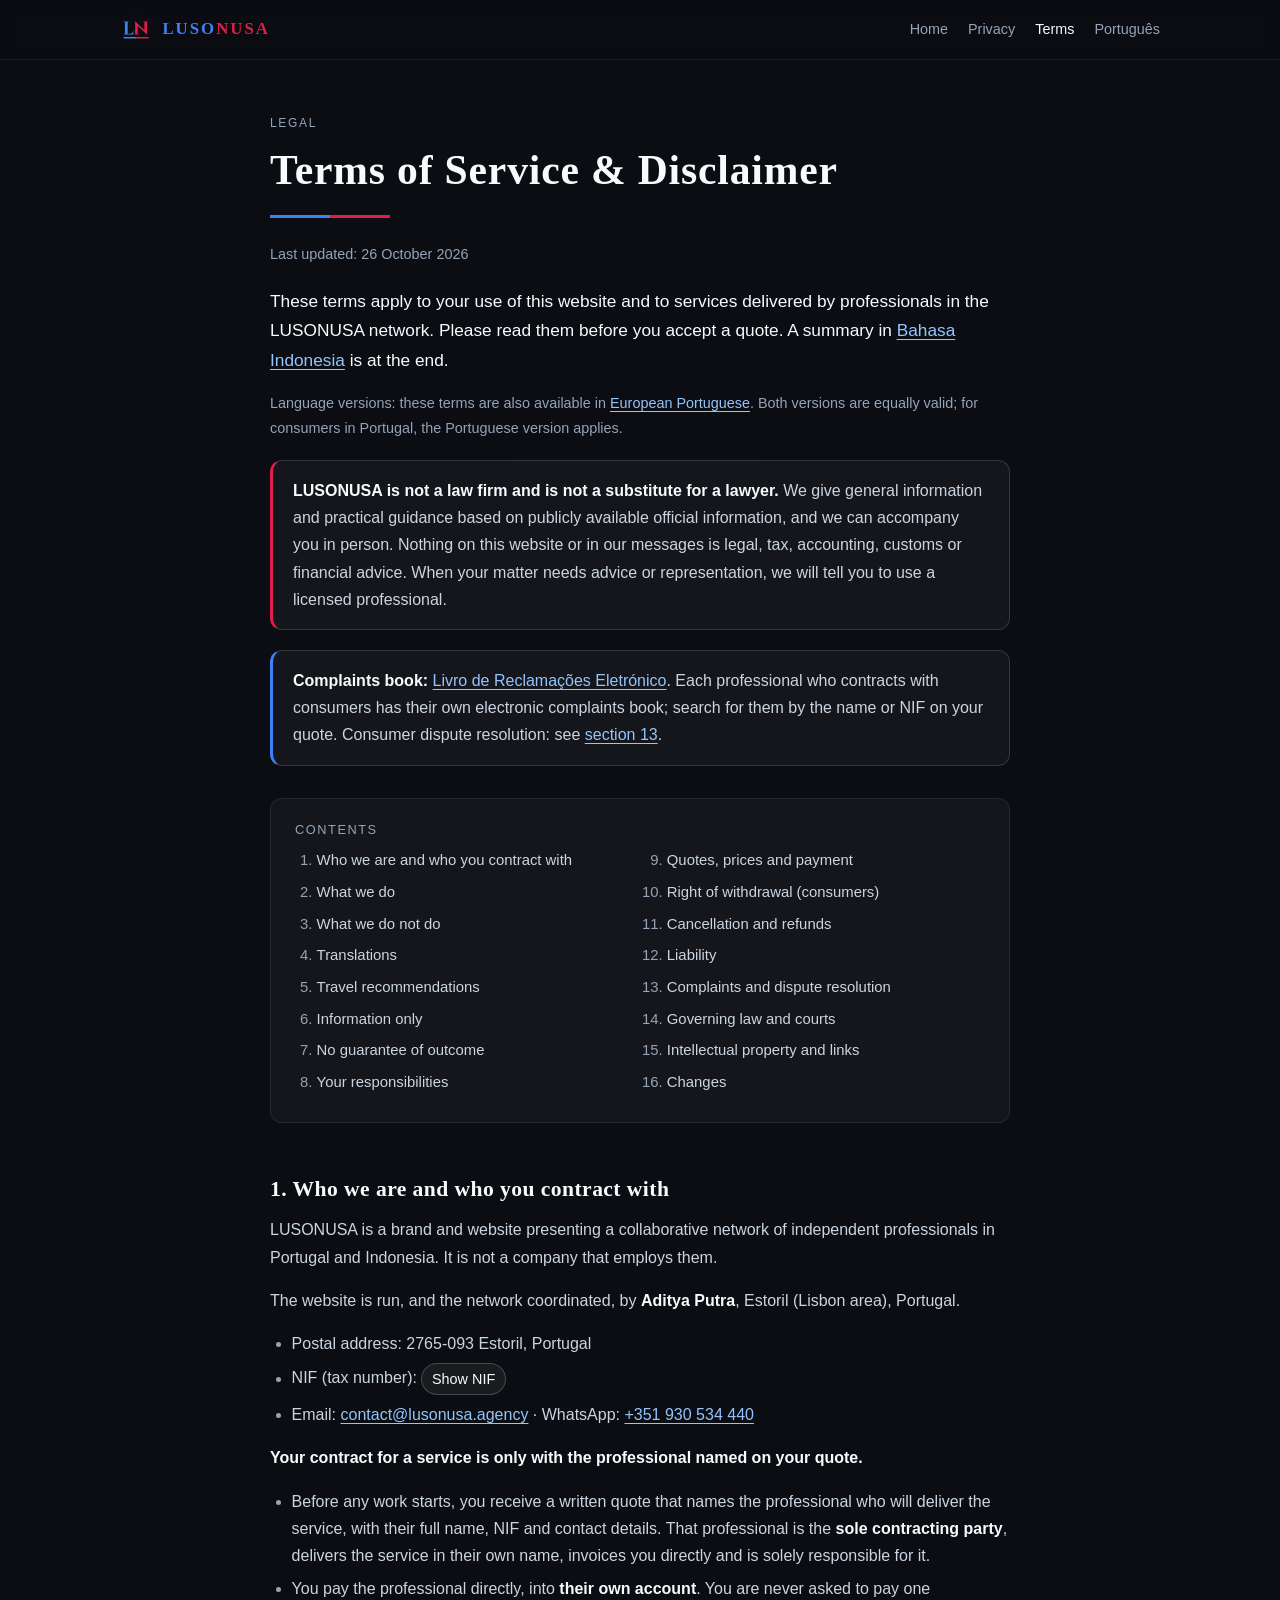
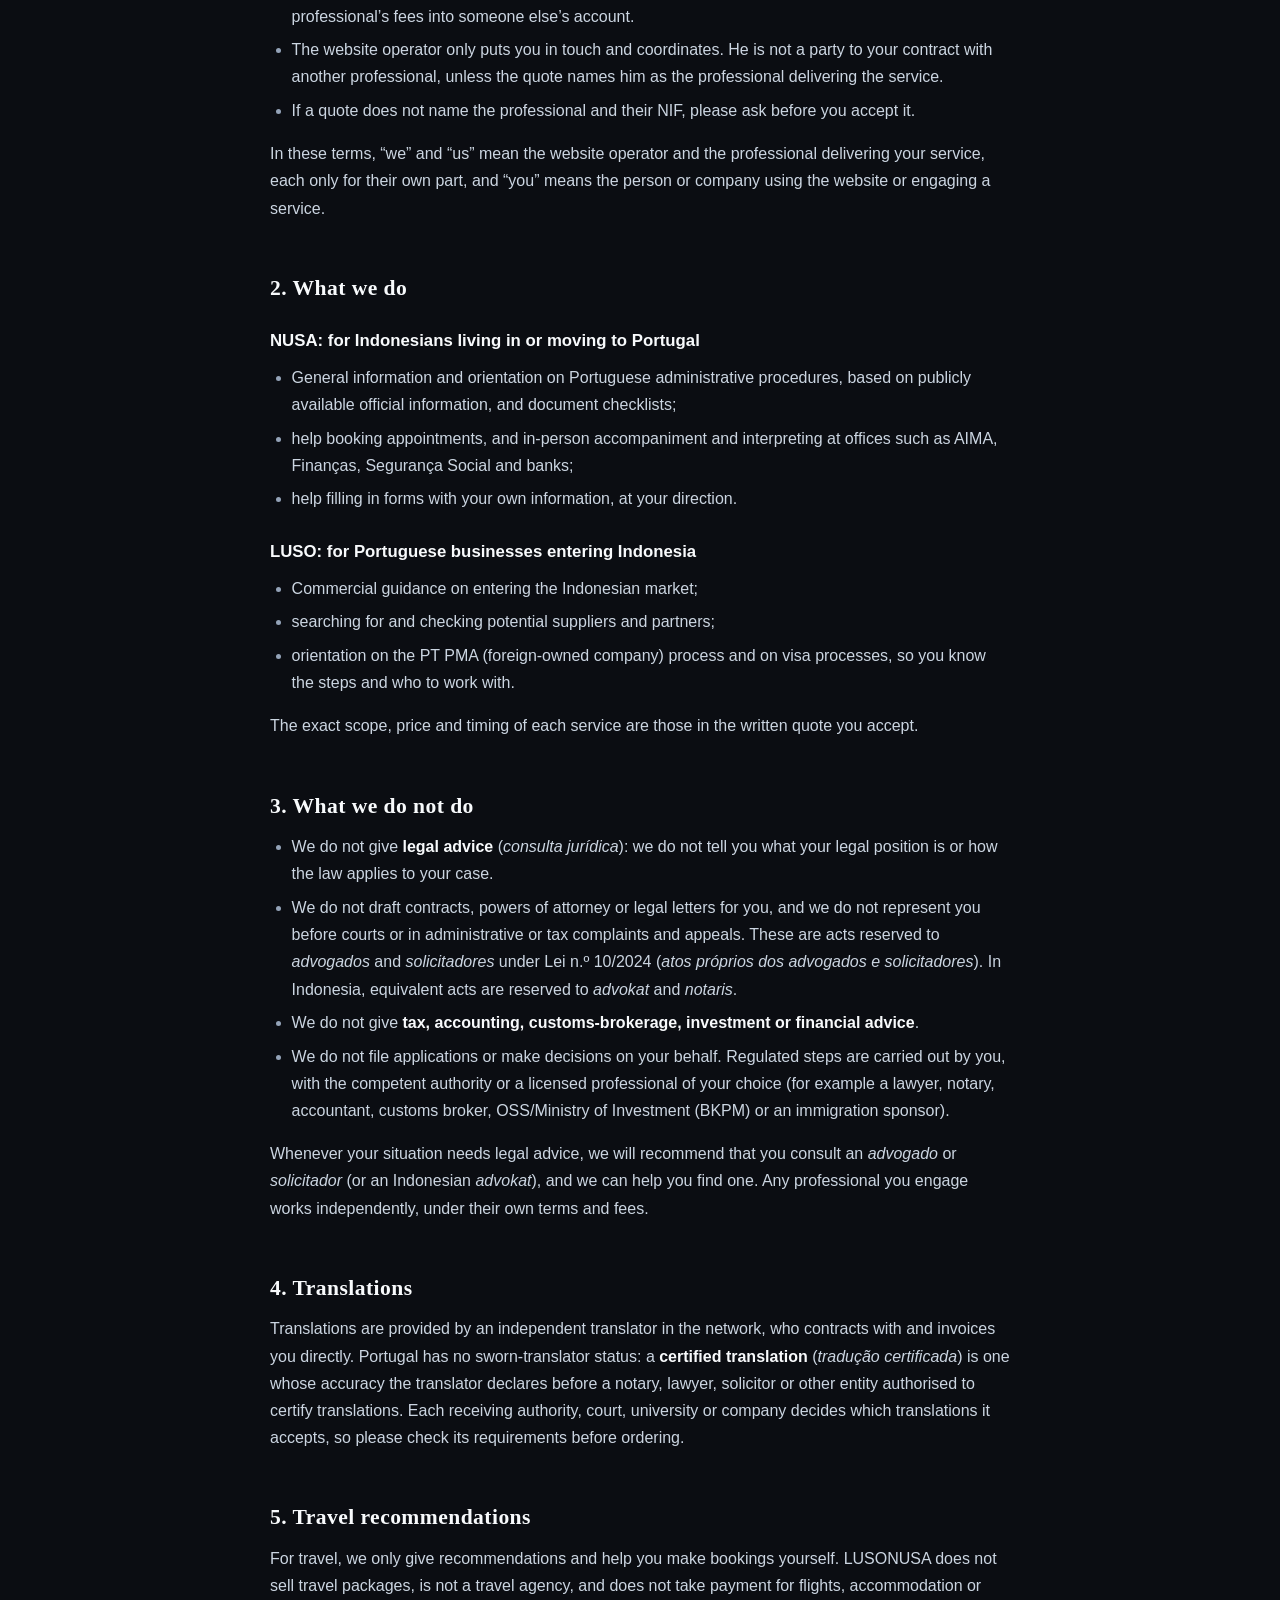
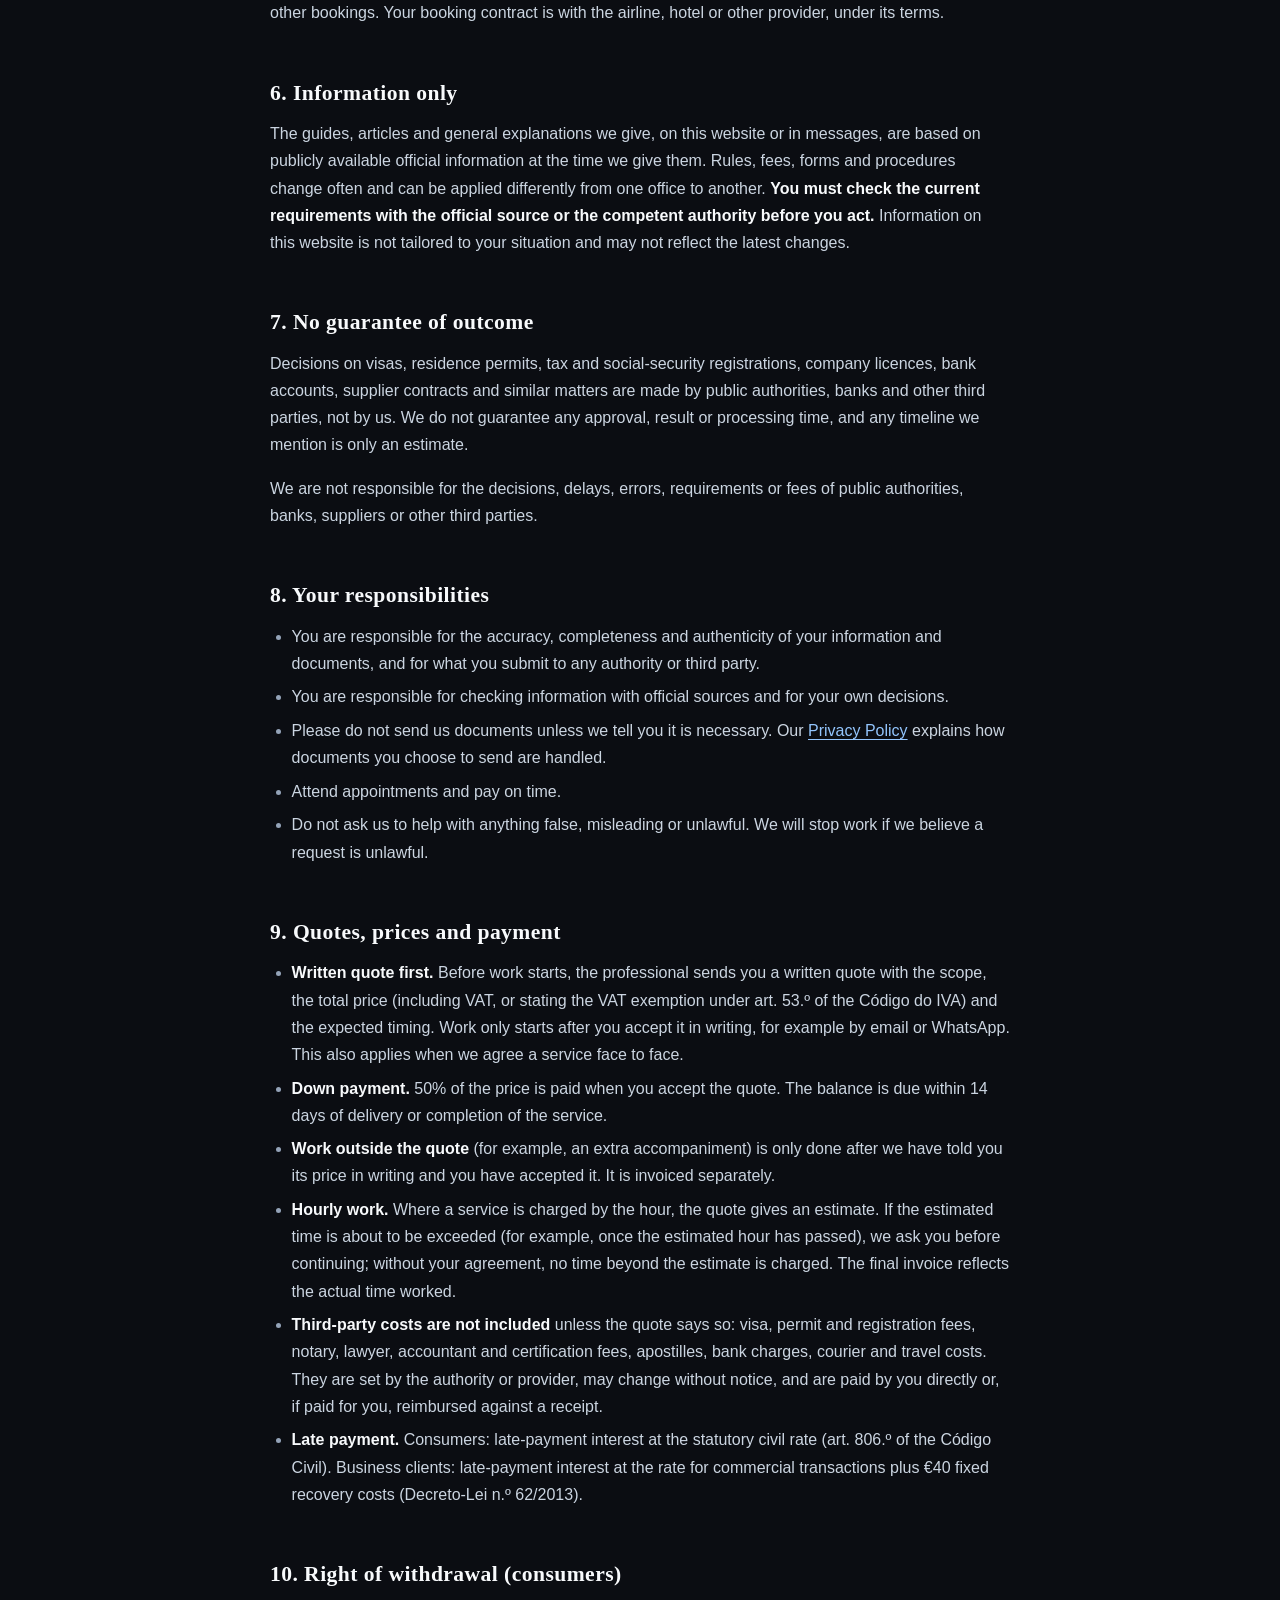
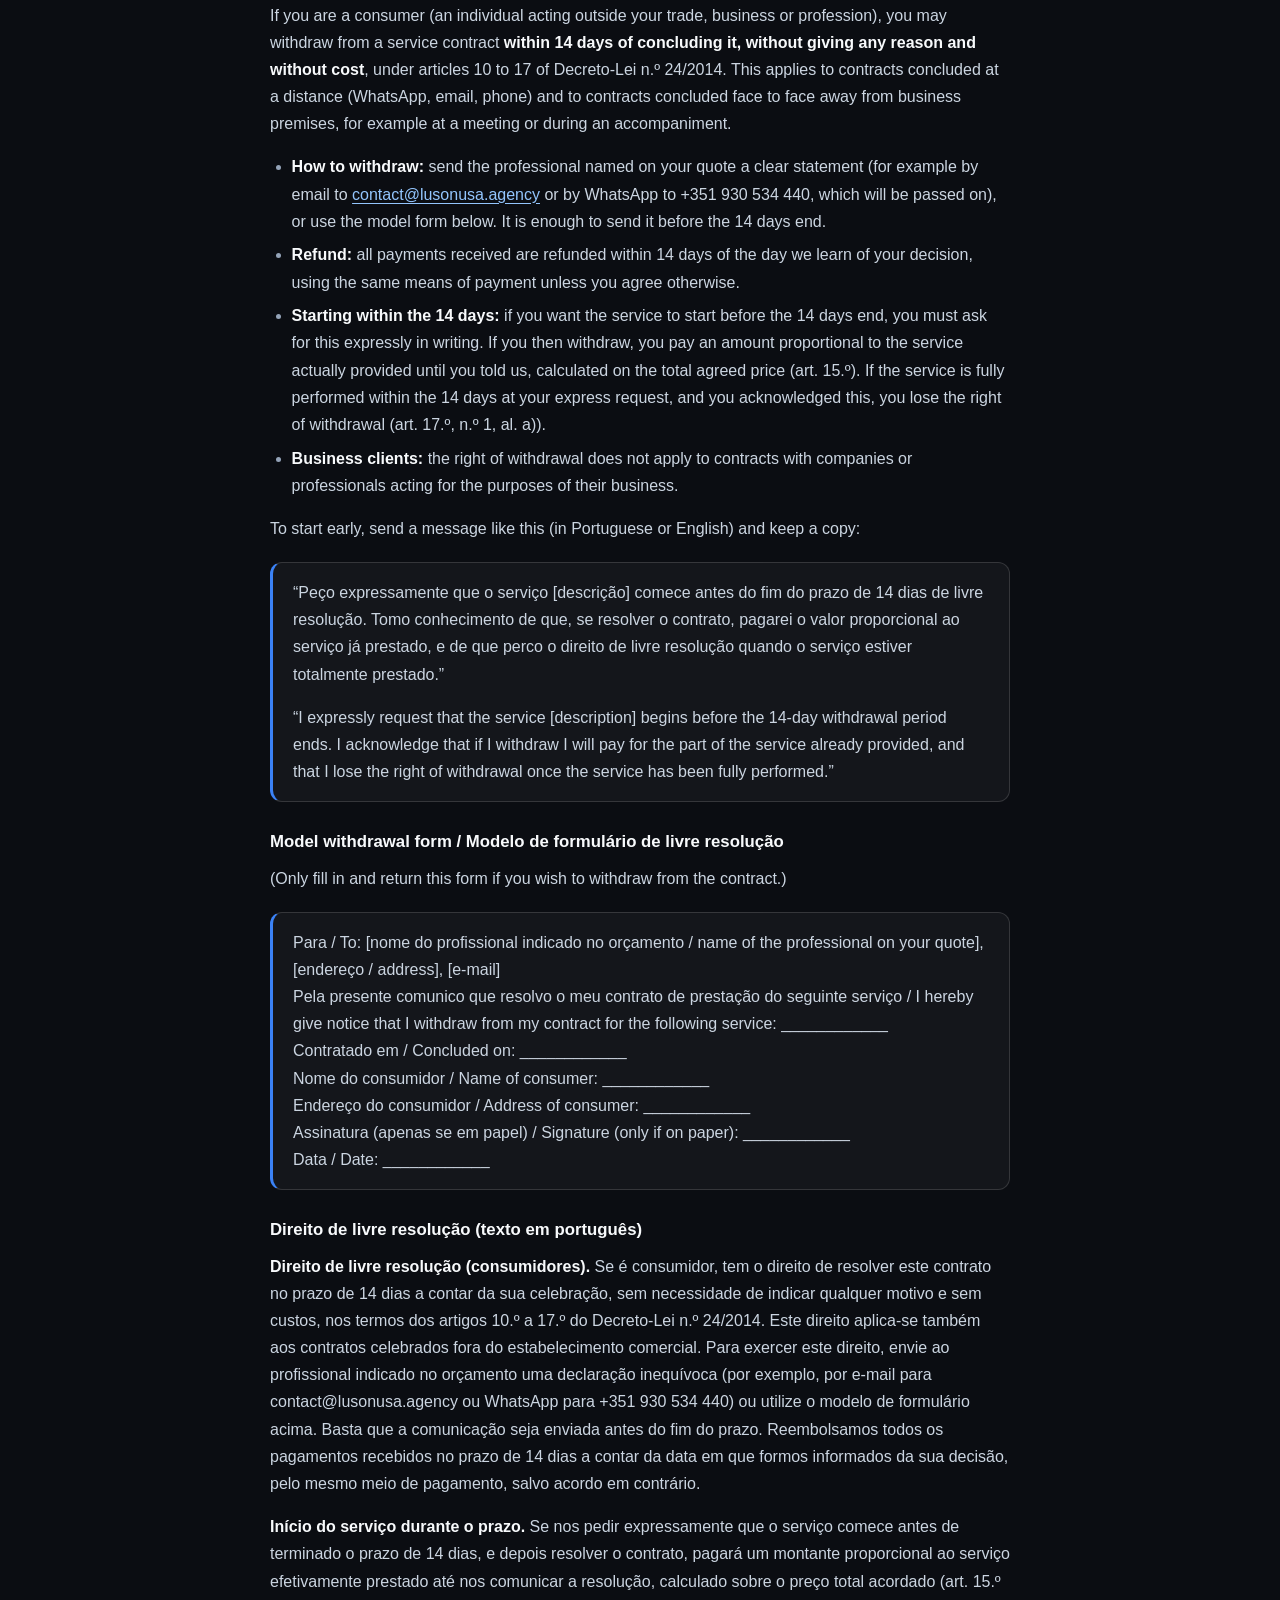
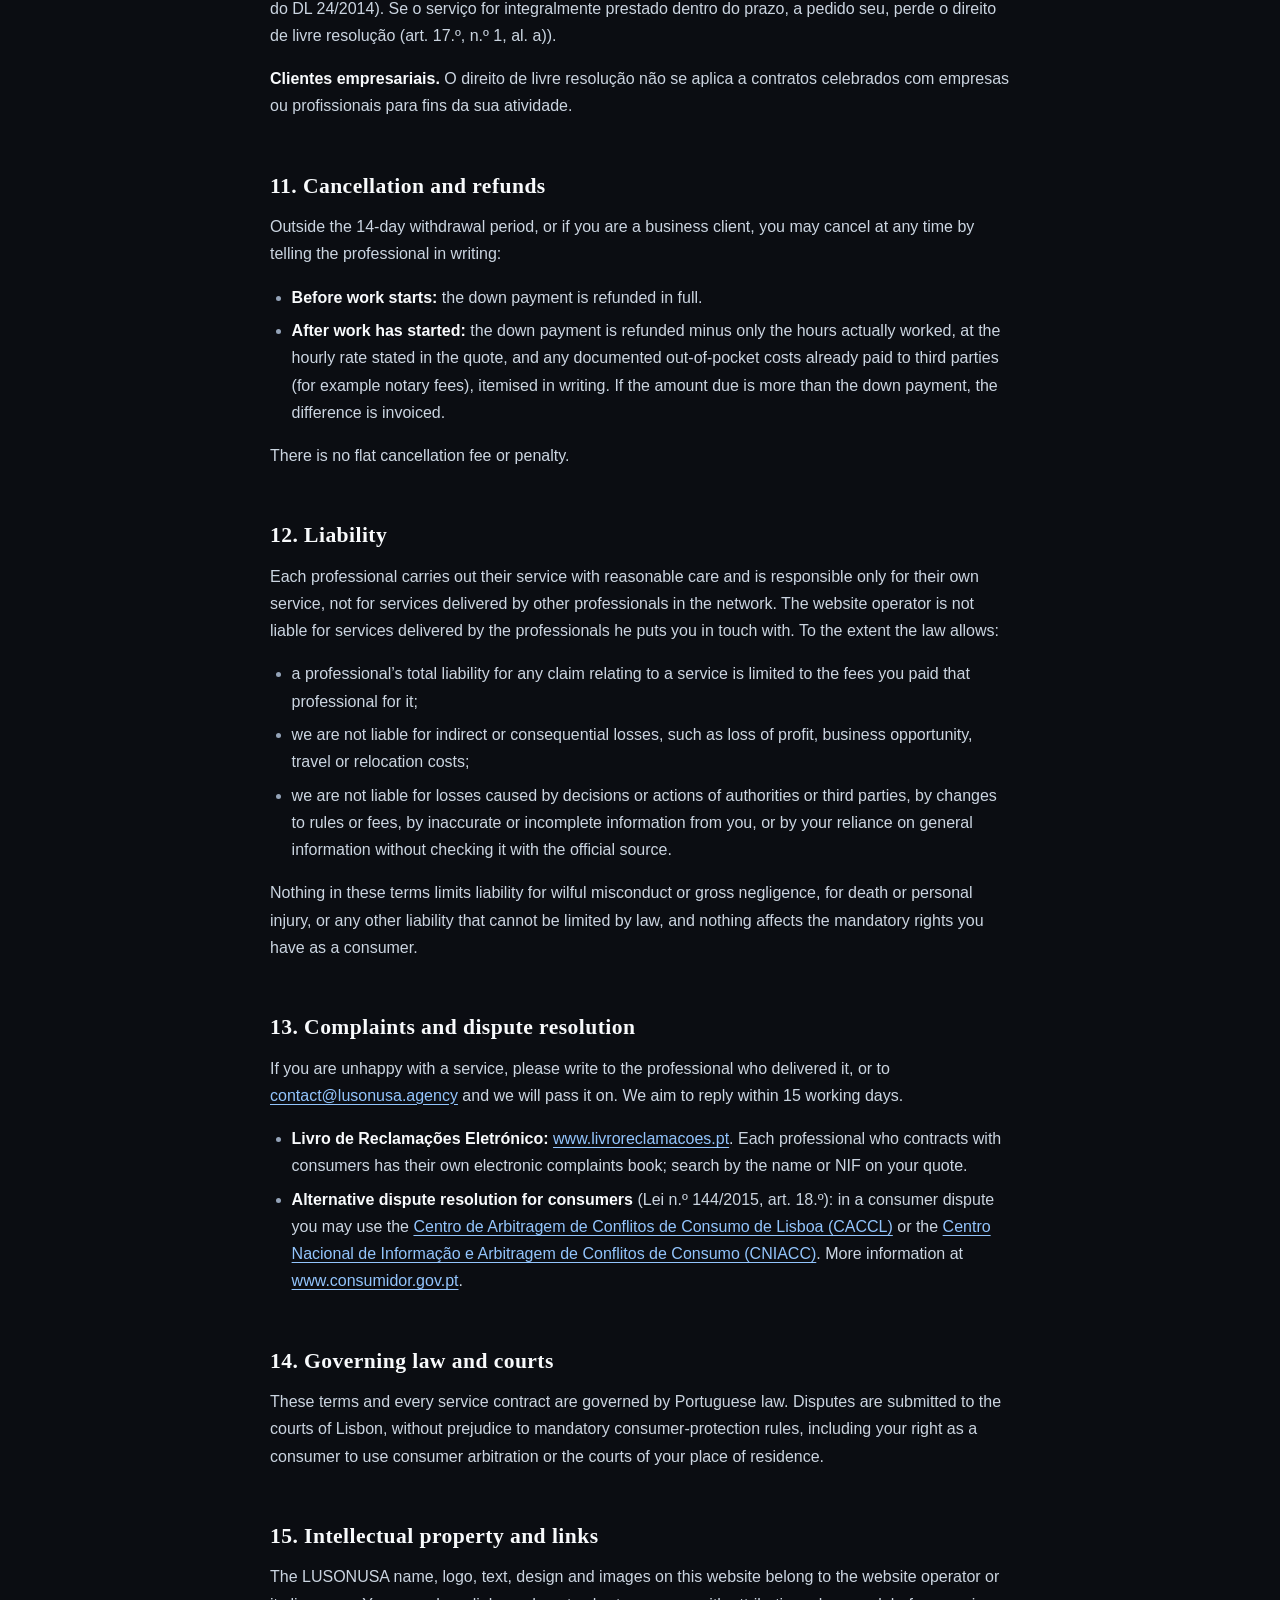
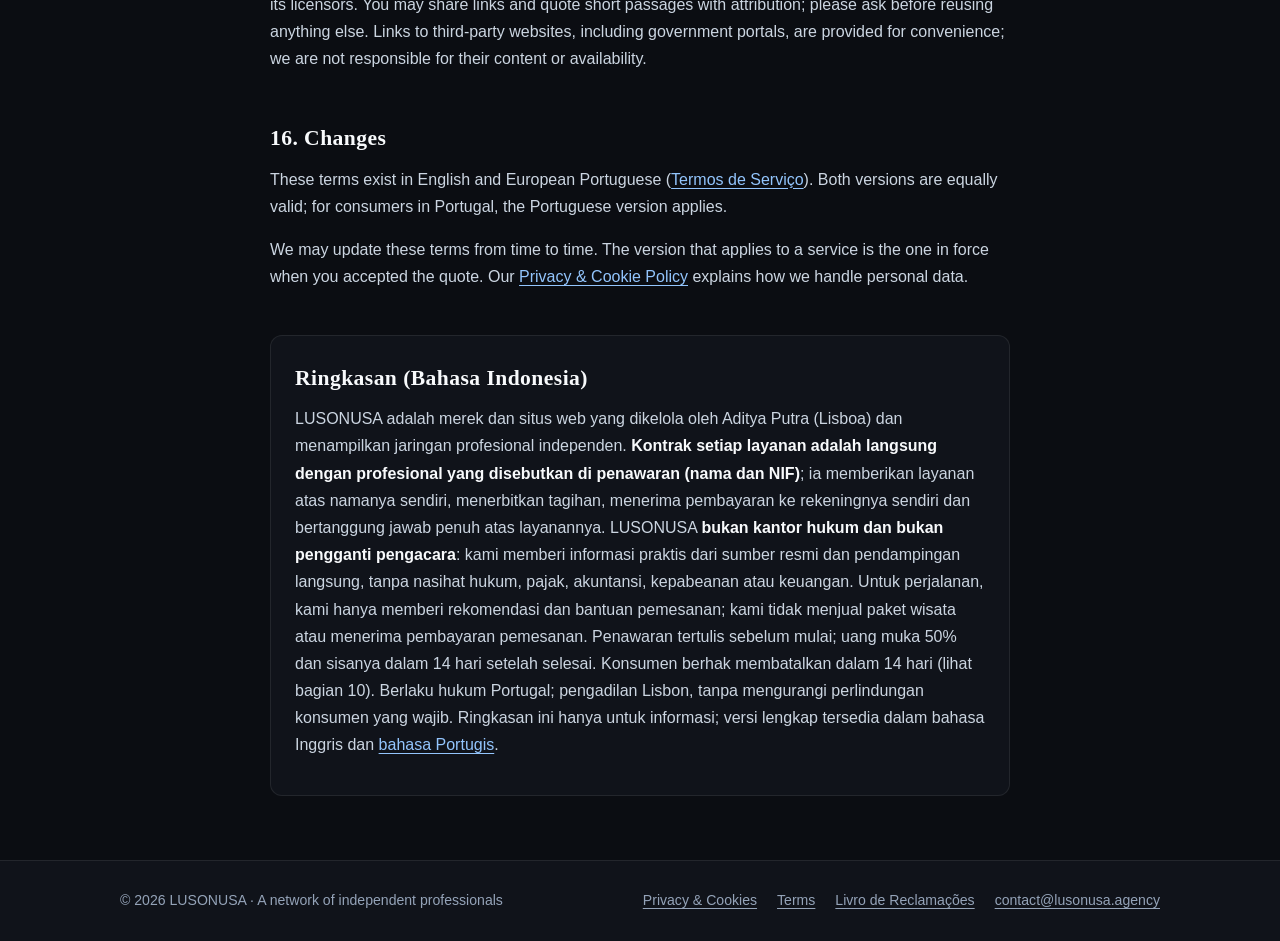
<file: terms.html>
<!DOCTYPE html>
<!--
  ════════════════════════════════════════════════════════════════════
  DRAFT — TO BE REVIEWED BY A QUALIFIED LAWYER BEFORE RELYING ON IT.
  These terms were drafted as a starting point. They are not legal advice.
  Drafting general terms for a third party is itself an act reserved to
  lawyers/solicitadores (Lei 10/2024), so have a Portuguese advogado or
  solicitador review them before use. Research notes:
  docs/research/portugal-consumer-website-law.md (branch claude/bold-shannon-9vpvuf).
  Priority checks against diariodarepublica.pt: DL 24/2014 arts. 4, 10, 15,
  17; Lei 10/2024 arts. 4 and 6; DL 156/2005 art. 5.º-B; Lei 144/2015 art. 18.

  Model: LUSONUSA is a network of independent professionals. Each service is
  contracted and invoiced by the professional named (with NIF) on the quote,
  who is the sole contracting party and is paid into their own account.
  Aditya Putra runs the website and coordinates the network.

  PLACEHOLDERS / ITEMS THE OWNER MUST FILL OR CONFIRM:
    1. POSTAL ADDRESS (interim): only "2765-093 Estoril" is published for now.
       Owner to add the full street address (or a domiciliation address) once
       the business has income.
       "Lisboa, Portugal" alone is not enough (DL 7/2004 art. 10; DL 24/2014
       art. 4). A business / domiciliation / mail-handling address where post
       is actually received is acceptable. Do NOT publish a home address.
    2. NIF: shown via a click-to-reveal button (stored encoded, see legal.js).
    3. Every quote must name the professional (full name, NIF, address, email),
       state the total price incl. VAT (or "isento de IVA — art. 53.º CIVA"),
       be in Portuguese for consumers, and be accepted in writing before work
       starts — including deals agreed face to face (DL 24/2014 art. 9).
    4. Keep each client's written early-start request + acknowledgement
       (section 10) — without it, a consumer who withdraws pays nothing for
       work already done.
    5. Each professional contracting with consumers registers their own
       Livro de Reclamações Eletrónico (free, livroreclamacoes.pt, with NIF).
       The homepage footer also needs the visible LRE link (DL 156/2005
       art. 5.º-B) — Stream 1 owns index.html.
    6. Full European-Portuguese version: termos.html (equally valid; applies
       to consumers in Portugal). Keep both versions in sync when editing.
    7. Verify external URLs (blocked from the drafting environment):
       centroarbitragemlisboa.pt, cniacc.pt, livroreclamacoes.pt,
       consumidor.gov.pt.
  ════════════════════════════════════════════════════════════════════
-->
<html lang="en">
<head>
  <meta charset="UTF-8">
  <meta name="viewport" content="width=device-width, initial-scale=1.0">
  <title>Terms of Service &amp; Disclaimer | LUSONUSA</title>
  <meta name="description" content="Terms of service for LUSONUSA, a network of independent professionals: information, practical guidance and in-person accompaniment between Portugal and Indonesia. Not a law firm and not legal advice.">
  <link rel="canonical" href="https://www.lusonusa.agency/terms.html">
  <link rel="alternate" hreflang="en" href="https://www.lusonusa.agency/terms.html">
  <link rel="alternate" hreflang="pt-PT" href="https://www.lusonusa.agency/termos.html">
  <link rel="alternate" hreflang="x-default" href="https://www.lusonusa.agency/terms.html">
  <meta name="theme-color" content="#0B0D12">
  <meta property="og:type" content="website">
  <meta property="og:site_name" content="LUSONUSA">
  <meta property="og:title" content="Terms of Service &amp; Disclaimer | LUSONUSA">
  <meta property="og:description" content="The terms that apply to LUSONUSA services and this website.">
  <meta property="og:url" content="https://www.lusonusa.agency/terms.html">
  <meta property="og:image" content="https://www.lusonusa.agency/og-image.jpg">
  <meta name="twitter:card" content="summary_large_image">
  <link rel="icon" href="/favicon.ico" sizes="32x32">
  <link rel="icon" href="/favicon.svg" type="image/svg+xml">
  <link rel="apple-touch-icon" href="/apple-touch-icon.png">
  <link rel="manifest" href="/site.webmanifest">
  <link rel="stylesheet" href="/legal.css?v=6e3521b2">
</head>
<body>
  <a class="skip-link" href="#main">Skip to content</a>

  <header class="legal-header">
    <div class="legal-header-inner">
      <a class="brand" href="/" aria-label="LUSONUSA home">
        <img src="/favicon.svg" alt="" width="32" height="32">
        <span class="brand-word"><span class="l">LUSO</span><span class="n">NUSA</span></span>
      </a>
      <nav class="legal-nav" aria-label="Main">
        <a href="/">Home</a>
        <!-- Re-add when the articles are published: <a href="/articles/">Guides</a> -->
        <a href="/privacy.html">Privacy</a>
        <a href="/terms.html" aria-current="page">Terms</a>
        <a href="/termos.html" hreflang="pt-PT" lang="pt-PT">Português</a>
      </nav>
    </div>
  </header>

  <main id="main">
    <article class="legal-doc">
      <span class="eyebrow">Legal</span>
      <h1>Terms of Service &amp; Disclaimer</h1>
      <div class="bridge-bar" aria-hidden="true"><span></span><span></span></div>
      <p class="meta">Last updated: 26 October 2026</p>
      <p class="lead">These terms apply to your use of this website and to services delivered by professionals in the LUSONUSA network. Please read them before you accept a quote. A summary in <a href="#ringkasan-id">Bahasa Indonesia</a> is at the end.</p>
      <p class="meta">Language versions: these terms are also available in <a href="/termos.html" hreflang="pt-PT" lang="pt-PT">European Portuguese</a>. Both versions are equally valid; for consumers in Portugal, the Portuguese version applies.</p>

      <div class="callout nusa">
        <p><strong>LUSONUSA is not a law firm and is not a substitute for a lawyer.</strong> We give general information and practical guidance based on publicly available official information, and we can accompany you in person. Nothing on this website or in our messages is legal, tax, accounting, customs or financial advice. When your matter needs advice or representation, we will tell you to use a licensed professional.</p>
      </div>

      <div class="callout">
        <p><strong>Complaints book:</strong> <a href="https://www.livroreclamacoes.pt" target="_blank" rel="noopener noreferrer">Livro de Reclamações Eletrónico</a>. Each professional who contracts with consumers has their own electronic complaints book; search for them by the name or NIF on your quote. Consumer dispute resolution: see <a href="#complaints">section 13</a>.</p>
      </div>

      <nav class="toc" aria-label="Contents">
        <p>Contents</p>
        <ol>
          <li><a href="#about">Who we are and who you contract with</a></li>
          <li><a href="#services">What we do</a></li>
          <li><a href="#not">What we do not do</a></li>
          <li><a href="#translations">Translations</a></li>
          <li><a href="#travel">Travel recommendations</a></li>
          <li><a href="#information">Information only</a></li>
          <li><a href="#outcomes">No guarantee of outcome</a></li>
          <li><a href="#client">Your responsibilities</a></li>
          <li><a href="#fees">Quotes, prices and payment</a></li>
          <li><a href="#withdrawal">Right of withdrawal (consumers)</a></li>
          <li><a href="#cancellation">Cancellation and refunds</a></li>
          <li><a href="#liability">Liability</a></li>
          <li><a href="#complaints">Complaints and dispute resolution</a></li>
          <li><a href="#law">Governing law and courts</a></li>
          <li><a href="#ip">Intellectual property and links</a></li>
          <li><a href="#changes">Changes</a></li>
        </ol>
      </nav>

      <h2 id="about">1. Who we are and who you contract with</h2>
      <p>LUSONUSA is a brand and website presenting a collaborative network of independent professionals in Portugal and Indonesia. It is not a company that employs them.</p>
      <p>The website is run, and the network coordinated, by <strong>Aditya Putra</strong>, Estoril (Lisbon area), Portugal.</p>
      <ul>
        <li>Postal address: 2765-093 Estoril, Portugal</li>
        <li>NIF (tax number): <button type="button" class="reveal-btn" data-reveal="ODUzODE0Njky" aria-label="Show tax number (NIF)">Show NIF</button><noscript>available on request at contact@lusonusa.agency</noscript></li>
        <li>Email: <a href="mailto:contact@lusonusa.agency">contact@lusonusa.agency</a> · WhatsApp: <a href="https://wa.me/351930534440" target="_blank" rel="noopener noreferrer">+351 930 534 440</a></li>
      </ul>
      <p><strong>Your contract for a service is only with the professional named on your quote.</strong></p>
      <ul>
        <li>Before any work starts, you receive a written quote that names the professional who will deliver the service, with their full name, NIF and contact details. That professional is the <strong>sole contracting party</strong>, delivers the service in their own name, invoices you directly and is solely responsible for it.</li>
        <li>You pay the professional directly, into <strong>their own account</strong>. You are never asked to pay one professional’s fees into someone else’s account.</li>
        <li>The website operator only puts you in touch and coordinates. He is not a party to your contract with another professional, unless the quote names him as the professional delivering the service.</li>
        <li>If a quote does not name the professional and their NIF, please ask before you accept it.</li>
      </ul>
      <p>In these terms, “we” and “us” mean the website operator and the professional delivering your service, each only for their own part, and “you” means the person or company using the website or engaging a service.</p>

      <h2 id="services">2. What we do</h2>
      <h3>NUSA: for Indonesians living in or moving to Portugal</h3>
      <ul>
        <li>General information and orientation on Portuguese administrative procedures, based on publicly available official information, and document checklists;</li>
        <li>help booking appointments, and in-person accompaniment and interpreting at offices such as AIMA, Finanças, Segurança Social and banks;</li>
        <li>help filling in forms with your own information, at your direction.</li>
      </ul>
      <h3>LUSO: for Portuguese businesses entering Indonesia</h3>
      <ul>
        <li>Commercial guidance on entering the Indonesian market;</li>
        <li>searching for and checking potential suppliers and partners;</li>
        <li>orientation on the PT PMA (foreign-owned company) process and on visa processes, so you know the steps and who to work with.</li>
      </ul>
      <p>The exact scope, price and timing of each service are those in the written quote you accept.</p>

      <h2 id="not">3. What we do not do</h2>
      <ul>
        <li>We do not give <strong>legal advice</strong> (<em>consulta jurídica</em>): we do not tell you what your legal position is or how the law applies to your case.</li>
        <li>We do not draft contracts, powers of attorney or legal letters for you, and we do not represent you before courts or in administrative or tax complaints and appeals. These are acts reserved to <em>advogados</em> and <em>solicitadores</em> under Lei n.º 10/2024 (<em>atos próprios dos advogados e solicitadores</em>). In Indonesia, equivalent acts are reserved to <em>advokat</em> and <em>notaris</em>.</li>
        <li>We do not give <strong>tax, accounting, customs-brokerage, investment or financial advice</strong>.</li>
        <li>We do not file applications or make decisions on your behalf. Regulated steps are carried out by you, with the competent authority or a licensed professional of your choice (for example a lawyer, notary, accountant, customs broker, OSS/Ministry of Investment (BKPM) or an immigration sponsor).</li>
      </ul>
      <p>Whenever your situation needs legal advice, we will recommend that you consult an <em>advogado</em> or <em>solicitador</em> (or an Indonesian <em>advokat</em>), and we can help you find one. Any professional you engage works independently, under their own terms and fees.</p>

      <h2 id="translations">4. Translations</h2>
      <p>Translations are provided by an independent translator in the network, who contracts with and invoices you directly. Portugal has no sworn-translator status: a <strong>certified translation</strong> (<em>tradução certificada</em>) is one whose accuracy the translator declares before a notary, lawyer, solicitor or other entity authorised to certify translations. Each receiving authority, court, university or company decides which translations it accepts, so please check its requirements before ordering.</p>

      <h2 id="travel">5. Travel recommendations</h2>
      <p>For travel, we only give recommendations and help you make bookings yourself. LUSONUSA does not sell travel packages, is not a travel agency, and does not take payment for flights, accommodation or other bookings. Your booking contract is with the airline, hotel or other provider, under its terms.</p>

      <h2 id="information">6. Information only</h2>
      <p>The guides, articles and general explanations we give, on this website or in messages, are based on publicly available official information at the time we give them. Rules, fees, forms and procedures change often and can be applied differently from one office to another. <strong>You must check the current requirements with the official source or the competent authority before you act.</strong> Information on this website is not tailored to your situation and may not reflect the latest changes.</p>

      <h2 id="outcomes">7. No guarantee of outcome</h2>
      <p>Decisions on visas, residence permits, tax and social-security registrations, company licences, bank accounts, supplier contracts and similar matters are made by public authorities, banks and other third parties, not by us. We do not guarantee any approval, result or processing time, and any timeline we mention is only an estimate.</p>
      <p>We are not responsible for the decisions, delays, errors, requirements or fees of public authorities, banks, suppliers or other third parties.</p>

      <h2 id="client">8. Your responsibilities</h2>
      <ul>
        <li>You are responsible for the accuracy, completeness and authenticity of your information and documents, and for what you submit to any authority or third party.</li>
        <li>You are responsible for checking information with official sources and for your own decisions.</li>
        <li>Please do not send us documents unless we tell you it is necessary. Our <a href="/privacy.html#documents">Privacy Policy</a> explains how documents you choose to send are handled.</li>
        <li>Attend appointments and pay on time.</li>
        <li>Do not ask us to help with anything false, misleading or unlawful. We will stop work if we believe a request is unlawful.</li>
      </ul>

      <h2 id="fees">9. Quotes, prices and payment</h2>
      <ul>
        <li><strong>Written quote first.</strong> Before work starts, the professional sends you a written quote with the scope, the total price (including VAT, or stating the VAT exemption under art. 53.º of the Código do IVA) and the expected timing. Work only starts after you accept it in writing, for example by email or WhatsApp. This also applies when we agree a service face to face.</li>
        <li><strong>Down payment.</strong> 50% of the price is paid when you accept the quote. The balance is due within 14 days of delivery or completion of the service.</li>
        <li><strong>Work outside the quote</strong> (for example, an extra accompaniment) is only done after we have told you its price in writing and you have accepted it. It is invoiced separately.</li>
        <li><strong>Hourly work.</strong> Where a service is charged by the hour, the quote gives an estimate. If the estimated time is about to be exceeded (for example, once the estimated hour has passed), we ask you before continuing; without your agreement, no time beyond the estimate is charged. The final invoice reflects the actual time worked.</li>
        <li><strong>Third-party costs are not included</strong> unless the quote says so: visa, permit and registration fees, notary, lawyer, accountant and certification fees, apostilles, bank charges, courier and travel costs. They are set by the authority or provider, may change without notice, and are paid by you directly or, if paid for you, reimbursed against a receipt.</li>
        <li><strong>Late payment.</strong> Consumers: late-payment interest at the statutory civil rate (art. 806.º of the Código Civil). Business clients: late-payment interest at the rate for commercial transactions plus €40 fixed recovery costs (Decreto-Lei n.º 62/2013).</li>
      </ul>

      <h2 id="withdrawal">10. Right of withdrawal (consumers)</h2>
      <p>If you are a consumer (an individual acting outside your trade, business or profession), you may withdraw from a service contract <strong>within 14 days of concluding it, without giving any reason and without cost</strong>, under articles 10 to 17 of Decreto-Lei n.º 24/2014. This applies to contracts concluded at a distance (WhatsApp, email, phone) and to contracts concluded face to face away from business premises, for example at a meeting or during an accompaniment.</p>
      <ul>
        <li><strong>How to withdraw:</strong> send the professional named on your quote a clear statement (for example by email to <a href="mailto:contact@lusonusa.agency">contact@lusonusa.agency</a> or by WhatsApp to +351 930 534 440, which will be passed on), or use the model form below. It is enough to send it before the 14 days end.</li>
        <li><strong>Refund:</strong> all payments received are refunded within 14 days of the day we learn of your decision, using the same means of payment unless you agree otherwise.</li>
        <li><strong>Starting within the 14 days:</strong> if you want the service to start before the 14 days end, you must ask for this expressly in writing. If you then withdraw, you pay an amount proportional to the service actually provided until you told us, calculated on the total agreed price (art. 15.º). If the service is fully performed within the 14 days at your express request, and you acknowledged this, you lose the right of withdrawal (art. 17.º, n.º 1, al. a)).</li>
        <li><strong>Business clients:</strong> the right of withdrawal does not apply to contracts with companies or professionals acting for the purposes of their business.</li>
      </ul>
      <p>To start early, send a message like this (in Portuguese or English) and keep a copy:</p>
      <div class="callout">
        <p lang="pt-PT">“Peço expressamente que o serviço [descrição] comece antes do fim do prazo de 14 dias de livre resolução. Tomo conhecimento de que, se resolver o contrato, pagarei o valor proporcional ao serviço já prestado, e de que perco o direito de livre resolução quando o serviço estiver totalmente prestado.”</p>
        <p>“I expressly request that the service [description] begins before the 14-day withdrawal period ends. I acknowledge that if I withdraw I will pay for the part of the service already provided, and that I lose the right of withdrawal once the service has been fully performed.”</p>
      </div>
      <h3 id="withdrawal-form">Model withdrawal form / Modelo de formulário de livre resolução</h3>
      <p>(Only fill in and return this form if you wish to withdraw from the contract.)</p>
      <div class="callout">
        <p lang="pt-PT">Para / To: [nome do profissional indicado no orçamento / name of the professional on your quote], [endereço / address], [e-mail]<br>
        Pela presente comunico que resolvo o meu contrato de prestação do seguinte serviço / I hereby give notice that I withdraw from my contract for the following service: ____________<br>
        Contratado em / Concluded on: ____________<br>
        Nome do consumidor / Name of consumer: ____________<br>
        Endereço do consumidor / Address of consumer: ____________<br>
        Assinatura (apenas se em papel) / Signature (only if on paper): ____________<br>
        Data / Date: ____________</p>
      </div>
      <section lang="pt-PT">
        <h3>Direito de livre resolução (texto em português)</h3>
        <p><strong>Direito de livre resolução (consumidores).</strong> Se é consumidor, tem o direito de resolver este contrato no prazo de 14 dias a contar da sua celebração, sem necessidade de indicar qualquer motivo e sem custos, nos termos dos artigos 10.º a 17.º do Decreto-Lei n.º 24/2014. Este direito aplica-se também aos contratos celebrados fora do estabelecimento comercial. Para exercer este direito, envie ao profissional indicado no orçamento uma declaração inequívoca (por exemplo, por e-mail para contact@lusonusa.agency ou WhatsApp para +351 930 534 440) ou utilize o modelo de formulário acima. Basta que a comunicação seja enviada antes do fim do prazo. Reembolsamos todos os pagamentos recebidos no prazo de 14 dias a contar da data em que formos informados da sua decisão, pelo mesmo meio de pagamento, salvo acordo em contrário.</p>
        <p><strong>Início do serviço durante o prazo.</strong> Se nos pedir expressamente que o serviço comece antes de terminado o prazo de 14 dias, e depois resolver o contrato, pagará um montante proporcional ao serviço efetivamente prestado até nos comunicar a resolução, calculado sobre o preço total acordado (art. 15.º do DL 24/2014). Se o serviço for integralmente prestado dentro do prazo, a pedido seu, perde o direito de livre resolução (art. 17.º, n.º 1, al. a)).</p>
        <p><strong>Clientes empresariais.</strong> O direito de livre resolução não se aplica a contratos celebrados com empresas ou profissionais para fins da sua atividade.</p>
      </section>

      <h2 id="cancellation">11. Cancellation and refunds</h2>
      <p>Outside the 14-day withdrawal period, or if you are a business client, you may cancel at any time by telling the professional in writing:</p>
      <ul>
        <li><strong>Before work starts:</strong> the down payment is refunded in full.</li>
        <li><strong>After work has started:</strong> the down payment is refunded minus only the hours actually worked, at the hourly rate stated in the quote, and any documented out-of-pocket costs already paid to third parties (for example notary fees), itemised in writing. If the amount due is more than the down payment, the difference is invoiced.</li>
      </ul>
      <p>There is no flat cancellation fee or penalty.</p>

      <h2 id="liability">12. Liability</h2>
      <p>Each professional carries out their service with reasonable care and is responsible only for their own service, not for services delivered by other professionals in the network. The website operator is not liable for services delivered by the professionals he puts you in touch with. To the extent the law allows:</p>
      <ul>
        <li>a professional’s total liability for any claim relating to a service is limited to the fees you paid that professional for it;</li>
        <li>we are not liable for indirect or consequential losses, such as loss of profit, business opportunity, travel or relocation costs;</li>
        <li>we are not liable for losses caused by decisions or actions of authorities or third parties, by changes to rules or fees, by inaccurate or incomplete information from you, or by your reliance on general information without checking it with the official source.</li>
      </ul>
      <p>Nothing in these terms limits liability for wilful misconduct or gross negligence, for death or personal injury, or any other liability that cannot be limited by law, and nothing affects the mandatory rights you have as a consumer.</p>

      <h2 id="complaints">13. Complaints and dispute resolution</h2>
      <p>If you are unhappy with a service, please write to the professional who delivered it, or to <a href="mailto:contact@lusonusa.agency">contact@lusonusa.agency</a> and we will pass it on. We aim to reply within 15 working days.</p>
      <ul>
        <li><strong>Livro de Reclamações Eletrónico:</strong> <a href="https://www.livroreclamacoes.pt" target="_blank" rel="noopener noreferrer">www.livroreclamacoes.pt</a>. Each professional who contracts with consumers has their own electronic complaints book; search by the name or NIF on your quote.</li>
        <li><strong>Alternative dispute resolution for consumers</strong> (Lei n.º 144/2015, art. 18.º): in a consumer dispute you may use the <a href="https://www.centroarbitragemlisboa.pt" target="_blank" rel="noopener noreferrer">Centro de Arbitragem de Conflitos de Consumo de Lisboa (CACCL)</a> or the <a href="https://www.cniacc.pt" target="_blank" rel="noopener noreferrer">Centro Nacional de Informação e Arbitragem de Conflitos de Consumo (CNIACC)</a>. More information at <a href="https://www.consumidor.gov.pt" target="_blank" rel="noopener noreferrer">www.consumidor.gov.pt</a>.</li>
      </ul>

      <h2 id="law">14. Governing law and courts</h2>
      <p>These terms and every service contract are governed by Portuguese law. Disputes are submitted to the courts of Lisbon, without prejudice to mandatory consumer-protection rules, including your right as a consumer to use consumer arbitration or the courts of your place of residence.</p>

      <h2 id="ip">15. Intellectual property and links</h2>
      <p>The LUSONUSA name, logo, text, design and images on this website belong to the website operator or its licensors. You may share links and quote short passages with attribution; please ask before reusing anything else. Links to third-party websites, including government portals, are provided for convenience; we are not responsible for their content or availability.</p>

      <h2 id="changes">16. Changes</h2>
      <p>These terms exist in English and European Portuguese (<a href="/termos.html" hreflang="pt-PT" lang="pt-PT">Termos de Serviço</a>). Both versions are equally valid; for consumers in Portugal, the Portuguese version applies.</p>
      <p>We may update these terms from time to time. The version that applies to a service is the one in force when you accepted the quote. Our <a href="/privacy.html">Privacy &amp; Cookie Policy</a> explains how we handle personal data.</p>

      <section class="summary" id="ringkasan-id" lang="id">
        <h2>Ringkasan (Bahasa Indonesia)</h2>
        <p>LUSONUSA adalah merek dan situs web yang dikelola oleh Aditya Putra (Lisboa) dan menampilkan jaringan profesional independen. <strong>Kontrak setiap layanan adalah langsung dengan profesional yang disebutkan di penawaran (nama dan NIF)</strong>; ia memberikan layanan atas namanya sendiri, menerbitkan tagihan, menerima pembayaran ke rekeningnya sendiri dan bertanggung jawab penuh atas layanannya. LUSONUSA <strong>bukan kantor hukum dan bukan pengganti pengacara</strong>: kami memberi informasi praktis dari sumber resmi dan pendampingan langsung, tanpa nasihat hukum, pajak, akuntansi, kepabeanan atau keuangan. Untuk perjalanan, kami hanya memberi rekomendasi dan bantuan pemesanan; kami tidak menjual paket wisata atau menerima pembayaran pemesanan. Penawaran tertulis sebelum mulai; uang muka 50% dan sisanya dalam 14 hari setelah selesai. Konsumen berhak membatalkan dalam 14 hari (lihat bagian 10). Berlaku hukum Portugal; pengadilan Lisbon, tanpa mengurangi perlindungan konsumen yang wajib. Ringkasan ini hanya untuk informasi; versi lengkap tersedia dalam bahasa Inggris dan <a href="/termos.html" hreflang="pt-PT">bahasa Portugis</a>.</p>
      </section>
    </article>
  </main>

  <footer class="legal-footer">
    <div class="legal-footer-inner">
      <p>&copy; 2026 LUSONUSA · A network of independent professionals</p>
      <nav aria-label="Legal">
        <a href="/privacy.html">Privacy &amp; Cookies</a>
        <a href="/terms.html" aria-current="page">Terms</a>
        <a href="https://www.livroreclamacoes.pt" target="_blank" rel="noopener noreferrer">Livro de Reclamações</a>
        <a href="mailto:contact@lusonusa.agency">contact@lusonusa.agency</a>
      </nav>
    </div>
  </footer>
  <script src="/legal.js?v=6e3521b2" defer></script>
</body>
</html>
</file>
<file: style.css>
/* ═══════════════════════════════════════════════════════════════
   LUSONUSA — Design system & homepage styles (Oct 2026 redesign)
   Blueprint: docs/design/2026-10-redesign/README.md
   ═══════════════════════════════════════════════════════════════ */

/* Animated custom property: lets the Lisbon/Java seam glide */
@property --split {
  syntax: '<percentage>';
  inherits: true;
  initial-value: 50%;
}

/* ── Tokens ─────────────────────────────────────────────────── */
:root {
  --bg: #0B0D12;
  --surface: #12151C;
  --surface-2: #171B24;
  --line: rgba(255, 255, 255, 0.09);
  --line-strong: rgba(255, 255, 255, 0.18);
  --text: #F3F4F6;
  --muted: #B4BBC8;      /* 10:1 on --bg */
  --dim: #8E98AA;        /* 6.7:1 on --bg */
  --luso: #6EA8FF;
  --luso-deep: #2F6BEB;
  --nusa: #F2697C;
  --nusa-deep: #D93A55;
  --wa: #15803D;         /* white text 5:1 */
  --wa-hover: #166534;
  --focus: #93C5FD;
  /* Team portraits: one switch for the photo look.
     Full colour: none · softened colour: saturate(.55) contrast(1.03) · B&W: grayscale(1) contrast(1.05) */
  --portrait-filter: saturate(0.55) contrast(1.03);

  --f-brand: 'Cinzel', serif;
  --f-display: 'Cormorant Garamond', 'Times New Roman', serif;
  --f-ui: 'Inter', system-ui, -apple-system, 'Segoe UI', sans-serif;

  --t-h1: clamp(2.625rem, 1.5rem + 4vw, 5.25rem);
  --t-h2: clamp(2.25rem, 1.6rem + 2.6vw, 3.75rem);
  --t-h3-display: clamp(1.75rem, 1.4rem + 1vw, 2.125rem);
  --t-lede: clamp(1.0625rem, 1rem + 0.3vw, 1.25rem);
  --t-body: 1rem;
  --t-small: 0.875rem;
  --t-eyebrow: 0.75rem;

  --s-1: 0.5rem; --s-2: 1rem; --s-3: 1.5rem; --s-4: 2rem;
  --s-5: 3rem; --s-6: 4rem; --s-7: 6rem; --s-8: 8rem;
  --container: 76rem;
  --radius: 18px;
  --header-h: 72px;
  --ease: cubic-bezier(0.2, 0.7, 0.2, 1);
  --split: 50%;
}

/* ── Base ───────────────────────────────────────────────────── */
*, *::before, *::after { box-sizing: border-box; }

html {
  -webkit-text-size-adjust: 100%;
  scroll-behavior: smooth;
}

body {
  margin: 0;
  background: var(--bg);
  color: var(--text);
  font-family: var(--f-ui);
  font-size: var(--t-body);
  line-height: 1.65;
  -webkit-font-smoothing: antialiased;
  -moz-osx-font-smoothing: grayscale;
  overflow-x: hidden;
}

h1, h2, h3, p, ul, ol { margin: 0; }
ul, ol { padding: 0; list-style: none; }
img { display: block; max-width: 100%; height: auto; }
a { color: inherit; }
button { font: inherit; color: inherit; background: none; border: 0; padding: 0; cursor: pointer; }
[hidden] { display: none !important; }

.container {
  width: min(100% - 2.5rem, var(--container));
  margin-inline: auto;
}

.icon-sprite { position: absolute; width: 0; height: 0; overflow: hidden; }

.icon {
  width: 1em;
  height: 1em;
  flex-shrink: 0;
  fill: none;
  stroke: currentColor;
  stroke-width: 2;
  stroke-linecap: round;
  stroke-linejoin: round;
}

.sr-only {
  position: absolute !important;
  width: 1px; height: 1px;
  margin: -1px; padding: 0;
  overflow: hidden;
  clip: rect(0, 0, 0, 0);
  white-space: nowrap;
  border: 0;
}

.skip-link {
  position: fixed;
  top: 8px; left: 8px;
  z-index: 100;
  padding: 0.7rem 1rem;
  border-radius: 8px;
  background: var(--text);
  color: var(--bg);
  font-weight: 600;
  text-decoration: none;
  transform: translateY(-200%);
}
.skip-link:focus { transform: none; }

:focus-visible {
  outline: 2px solid var(--focus);
  outline-offset: 3px;
}
main:focus, #finder-result-title:focus { outline: none; }

section[id], footer[id] { scroll-margin-top: var(--header-h); }

/* ── Type helpers ───────────────────────────────────────────── */
.eyebrow {
  display: inline-flex;
  align-items: center;
  gap: 0.75rem;
  font: 600 var(--t-eyebrow)/1 var(--f-ui);
  letter-spacing: 0.2em;
  text-transform: uppercase;
  color: var(--dim);
}
.eyebrow .rule {
  width: 2.25rem;
  height: 1px;
  background: linear-gradient(90deg, var(--luso), var(--nusa));
}
.c-pt { color: var(--luso); }
.c-id { color: var(--nusa); }

.wordmark {
  font: 600 1.125rem/1 var(--f-brand);
  letter-spacing: 0.22em;
  text-decoration: none;
  white-space: nowrap;
}

/* ── Buttons ────────────────────────────────────────────────── */
.btn {
  display: inline-flex;
  align-items: center;
  justify-content: center;
  gap: 0.6rem;
  min-height: 44px;
  padding: 0.95rem 1.4rem;
  border: 1px solid transparent;
  border-radius: 999px;
  font: 600 0.9375rem/1 var(--f-ui);
  letter-spacing: 0.01em;
  text-decoration: none;
  white-space: nowrap;
  transition: background 0.25s, border-color 0.25s, color 0.25s, transform 0.25s;
}
.btn .icon { width: 18px; height: 18px; }
.btn-sm { padding: 0.7rem 1.05rem; font-size: 0.875rem; }
.btn-light { background: var(--text); color: var(--bg); }
.btn-light:hover { background: #fff; }
.btn-ghost { border-color: var(--line-strong); color: var(--text); }
.btn-ghost:hover { border-color: rgba(255, 255, 255, 0.4); background: rgba(255, 255, 255, 0.05); }
.btn-wa { background: var(--wa); color: #fff; }
.btn-wa:hover { background: var(--wa-hover); }


/* ═══════════════════════════════════════════════════════════════
   HEADER
   ═══════════════════════════════════════════════════════════════ */
.header {
  position: fixed;
  inset: 0 0 auto;
  z-index: 30;
  height: var(--header-h);
  display: flex;
  align-items: center;
  background: transparent;
  isolation: isolate;
}
/* Two stacked layers that only cross-fade their opacity, so scrolling can
   never flash: ::before is the top gradient over the hero, ::after the
   solid bar. No backdrop-filter (it switched on instantly and smeared the photo). */
.header::before,
.header::after {
  content: '';
  position: absolute;
  inset: 0;
  z-index: -1;
  pointer-events: none;
  transition: opacity 0.4s ease;
}
.header::before {
  background: linear-gradient(180deg, rgba(11, 13, 18, 0.85), rgba(11, 13, 18, 0));
}
.header::after {
  background: rgba(11, 13, 18, 0.94);
  border-bottom: 1px solid var(--line);
  opacity: 0;
}
.header.is-scrolled::before { opacity: 0; }
.header.is-scrolled::after { opacity: 1; }
.header-inner {
  display: flex;
  align-items: center;
  justify-content: space-between;
  gap: var(--s-3);
}
.nav {
  display: flex;
  gap: var(--s-4);
  font: 500 var(--t-small)/1 var(--f-ui);
  color: var(--muted);
}
.nav a { text-decoration: none; padding: 0.5rem 0; transition: color 0.2s; }
.nav a:hover { color: var(--text); }
.header-right { display: flex; align-items: center; gap: var(--s-3); }

.lang { display: flex; gap: 0.25rem; }
.lang-btn {
  min-width: 36px;
  padding: 0.5rem 0.55rem;
  border-radius: 999px;
  font: 600 0.75rem/1 var(--f-ui);
  letter-spacing: 0.08em;
  color: var(--dim);
  transition: color 0.2s, background 0.2s;
}
.lang-btn:hover { color: var(--text); }
.lang-btn.is-active { color: var(--text); background: rgba(255, 255, 255, 0.1); }

.menu-btn {
  display: none;
  min-height: 40px;
  padding: 0.6rem 0.95rem;
  border: 1px solid var(--line-strong);
  border-radius: 999px;
  font: 600 0.8125rem/1 var(--f-ui);
  letter-spacing: 0.12em;
  text-transform: uppercase;
}

/* Mobile menu */
.mobile-menu {
  position: fixed;
  inset: 0;
  z-index: 60;
  background: rgba(8, 10, 14, 0.97);
  visibility: hidden;
  opacity: 0;
  transition: opacity 0.3s, visibility 0s 0.3s;
}
.mobile-menu.is-open {
  visibility: visible;
  opacity: 1;
  transition: opacity 0.3s, visibility 0s;
}
.mobile-menu-panel {
  display: flex;
  flex-direction: column;
  min-height: 100%;
  padding: 1rem 1.25rem 2rem;
}
.mobile-menu-head {
  display: flex;
  align-items: center;
  justify-content: space-between;
  height: calc(var(--header-h) - 1rem);
}
.icon-btn {
  display: grid;
  place-items: center;
  width: 44px;
  height: 44px;
  border: 1px solid var(--line-strong);
  border-radius: 50%;
}
.icon-btn .icon { width: 20px; height: 20px; }
.mobile-menu-links {
  display: flex;
  flex-direction: column;
  gap: 0.25rem;
  margin: auto 0;
}
.mobile-menu-links a {
  padding: 0.4rem 0;
  font: 500 2.5rem/1.15 var(--f-display);
  text-decoration: none;
}
.mobile-menu-foot {
  display: flex;
  flex-wrap: wrap;
  align-items: center;
  justify-content: space-between;
  gap: var(--s-2);
  padding-top: var(--s-3);
  border-top: 1px solid var(--line);
}
.menu-open { overflow: hidden; }


/* ═══════════════════════════════════════════════════════════════
   HERO — Lisbon and Java joined by a feathered seam
   ═══════════════════════════════════════════════════════════════ */
.hero {
  position: relative;
  min-height: max(100svh, 760px);
  display: flex;
  flex-direction: column;
  justify-content: flex-end;
  overflow: hidden;
  isolation: isolate;
  transition: --split 1.1s var(--ease);
}
.hero.focus-pt { --split: 66%; }
.hero.focus-id { --split: 34%; }

.hero-bg {
  position: absolute;
  inset: 0;
  z-index: -2;
  animation: heroZoom 40s ease-in-out infinite alternate;
  transform-origin: 50% 60%;
}
.hero-layer,
.hero-layer picture,
.hero-layer img {
  position: absolute;
  inset: 0;
  width: 100%;
  height: 100%;
}
.hero-layer img { object-fit: cover; }
.hero-layer-pt img { object-position: 30% 55%; }
.hero-layer-id img { object-position: 60% 60%; }

/* Java sits on top, revealed from --split with a 28%-wide feather */
.hero-layer-id {
  -webkit-mask-image: linear-gradient(90deg, transparent calc(var(--split) - 14%), #000 calc(var(--split) + 14%));
          mask-image: linear-gradient(90deg, transparent calc(var(--split) - 14%), #000 calc(var(--split) + 14%));
}

/* Optional future loop (see index.html) */
.hero-video {
  position: absolute;
  inset: 0;
  width: 100%;
  height: 100%;
  object-fit: cover;
  opacity: 0;
  transition: opacity 1.6s ease;
}
.hero-video.is-playing { opacity: 1; }

.hero::before {
  content: '';
  position: absolute;
  inset: 0;
  z-index: -1;
  background:
    linear-gradient(180deg, rgba(11, 13, 18, 0.55) 0%, rgba(11, 13, 18, 0.25) 30%, rgba(11, 13, 18, 0.55) 62%, var(--bg) 100%),
    radial-gradient(80% 60% at 20% 45%, rgba(11, 13, 18, 0.55), transparent 70%);
}

@keyframes heroZoom {
  from { transform: scale(1); }
  to   { transform: scale(1.04); } /* capped: the 1024px sources go soft if enlarged further */
}

.hero-inner {
  padding-top: calc(var(--header-h) + var(--s-5));
  padding-bottom: var(--s-4);
}
.hero-copy { max-width: 62rem; }
.hero h1 {
  margin-top: var(--s-3);
  font: 500 var(--t-h1)/1 var(--f-display);
  letter-spacing: -0.015em;
  text-wrap: balance;
}
.hero h1 em { font-style: italic; }
.hero .lede {
  max-width: 34em;
  margin-top: 1.75rem;
  font-size: var(--t-lede);
  line-height: 1.6;
  color: var(--muted);
}
.hero-ctas {
  display: flex;
  flex-wrap: wrap;
  gap: var(--s-2);
  margin-top: 2.5rem;
}

/* Direction cards */
.directions {
  display: grid;
  grid-template-columns: 1fr 1fr;
  gap: var(--s-2);
  margin-top: var(--s-5);
}
.dir {
  --accent: var(--luso);
  position: relative;
  display: grid;
  grid-template-columns: 1fr auto;
  column-gap: var(--s-3);
  padding: 1.6rem 1.75rem;
  border: 1px solid var(--line);
  border-radius: var(--radius);
  background: rgba(14, 17, 24, 0.62);
  backdrop-filter: blur(14px) saturate(120%);
  -webkit-backdrop-filter: blur(14px) saturate(120%);
  text-decoration: none;
  transition: border-color 0.4s, background 0.4s, transform 0.4s;
}
.dir-id { --accent: var(--nusa); }
.dir::before {
  content: '';
  position: absolute;
  inset: 0 auto 0 0;
  width: 3px;
  border-radius: 3px;
  background: var(--accent);
  opacity: 0.9;
}
.route {
  grid-column: 1 / -1;
  display: flex;
  align-items: center;
  gap: 0.6rem;
  font: 600 var(--t-eyebrow)/1 var(--f-ui);
  letter-spacing: 0.2em;
  text-transform: uppercase;
  color: var(--accent);
}
.route-arrow { color: var(--dim); letter-spacing: 0; }
.dir-title {
  grid-column: 1;
  margin-top: 0.6rem;
  font: 500 var(--t-h3-display)/1.1 var(--f-display);
}
.dir-text {
  grid-column: 1;
  max-width: 32em;
  margin-top: 0.4rem;
  font-size: 0.9375rem;
  line-height: 1.55;
  color: var(--muted);
}
.dir-tags {
  grid-column: 1;
  margin-top: 0.75rem;
  font-size: 0.8125rem;
  color: var(--dim);
}
.dir-arrow {
  grid-column: 2;
  grid-row: 2 / 5;
  align-self: center;
  display: grid;
  place-items: center;
  width: 48px;
  height: 48px;
  border: 1px solid var(--line-strong);
  border-radius: 50%;
  transition: background 0.4s, border-color 0.4s, color 0.4s;
}
.dir-arrow .icon { width: 18px; height: 18px; }
.dir:hover,
.dir:focus-visible {
  background: rgba(18, 22, 31, 0.82);
  border-color: color-mix(in srgb, var(--accent) 55%, transparent);
  transform: translateY(-3px);
}
.dir:hover .dir-arrow,
.dir:focus-visible .dir-arrow {
  background: var(--accent);
  border-color: var(--accent);
  color: var(--bg);
}


/* ═══════════════════════════════════════════════════════════════
   SECTIONS
   ═══════════════════════════════════════════════════════════════ */
.block { padding: var(--s-8) 0; }
.block-tint { background: linear-gradient(180deg, var(--bg), var(--surface) 30%, var(--bg)); }
.block-head { max-width: 64rem; }
.block-head h2 {
  margin-top: var(--s-3);
  font: 500 var(--t-h2)/1.05 var(--f-display);
  letter-spacing: -0.01em;
  text-wrap: balance;
}
/* Two-part titles: one line per part from 640px up; free (balanced) wrap below */
.t-line { display: inline; }
@media (min-width: 640px) {
  .t-line { display: block; }
}
.finder .block-head h2 { font-size: clamp(2.25rem, 1.6rem + 1.6vw, 3.25rem); }
.block-head p:not(.eyebrow) {
  max-width: 34em;
  margin-top: var(--s-3);
  font-size: 1.0625rem;
  color: var(--muted);
}


/* ═══════════════════════════════════════════════════════════════
   FIND YOUR PATH — chat concierge
   ═══════════════════════════════════════════════════════════════ */
.finder {
  display: grid;
  grid-template-columns: 1fr minmax(0, 32rem);
  gap: var(--s-7);
  align-items: start;
}
.promise {
  display: grid;
  gap: var(--s-3);
  margin-top: var(--s-5);
}
.promise li {
  display: grid;
  grid-template-columns: 2.5rem 1fr;
  gap: var(--s-2);
  align-items: start;
}
.promise .n { font: 500 1.75rem/1 var(--f-display); color: var(--dim); }
.promise strong { display: block; font-weight: 600; }
.promise span:not(.n) { color: var(--muted); font-size: 0.9375rem; }

.chat {
  overflow: hidden;
  border: 1px solid var(--line);
  border-radius: 24px;
  background: var(--surface);
  box-shadow: 0 30px 80px -30px rgba(0, 0, 0, 0.7);
}
.chat-head {
  display: flex;
  align-items: center;
  gap: 0.85rem;
  padding: 1rem 1.25rem;
  border-bottom: 1px solid var(--line);
  background: var(--surface-2);
}
.avatar {
  display: grid;
  place-items: center;
  flex-shrink: 0;
  width: 40px;
  height: 40px;
  border-radius: 50%;
  background: linear-gradient(135deg, var(--luso-deep), var(--nusa-deep));
  font: 600 0.8125rem/1 var(--f-brand);
  letter-spacing: 0.05em;
}
.chat-id { flex: 1; min-width: 0; line-height: 1.35; }
.chat-id b { display: block; font-size: 0.9375rem; }
.chat-id small { font-size: 0.8125rem; color: var(--dim); }
.restart {
  display: inline-flex;
  align-items: center;
  gap: 0.4rem;
  min-height: 36px;
  padding: 0.45rem 0.8rem;
  border: 1px solid var(--line-strong);
  border-radius: 999px;
  font-size: 0.8125rem;
  font-weight: 500;
  color: var(--muted);
  white-space: nowrap;
}
.restart:hover { color: var(--text); }
.restart .icon { width: 14px; height: 14px; }

.chat-body {
  display: grid;
  gap: 0.9rem;
  padding: 1.25rem;
}
.step-group { display: grid; gap: 0.9rem; animation: rise 0.35s var(--ease) both; }
.msg {
  justify-self: start;
  max-width: 85%;
  padding: 0.75rem 1rem;
  border: 1px solid var(--line);
  border-radius: 16px 16px 16px 4px;
  background: var(--surface-2);
  font-size: 0.9375rem;
  line-height: 1.5;
}
.chips { display: flex; flex-wrap: wrap; gap: 0.5rem; }
.chip {
  min-height: 40px;
  padding: 0.65rem 0.9rem;
  border: 1px solid var(--line-strong);
  border-radius: 999px;
  font: 500 0.875rem/1.2 var(--f-ui);
  color: var(--muted);
  text-align: left;
  transition: background 0.2s, color 0.2s, border-color 0.2s;
}
.chip:hover { color: var(--text); border-color: rgba(255, 255, 255, 0.4); }
.chip[aria-pressed='true'] { background: var(--text); border-color: var(--text); color: var(--bg); }
.noscript { font-size: 0.9375rem; color: var(--muted); }

.result {
  padding: 1.15rem 1.2rem;
  border: 1px solid rgba(242, 105, 124, 0.35);
  border-radius: 16px;
  background: linear-gradient(180deg, rgba(242, 105, 124, 0.08), rgba(242, 105, 124, 0.02));
  scroll-margin: calc(var(--header-h) + 16px) 0 16px;
  animation: rise 0.4s var(--ease) both;
}
.result h3 { font: 600 1rem/1.3 var(--f-ui); }
.result ul {
  display: grid;
  gap: 0.3rem;
  margin-top: 0.7rem;
  padding-left: 1.1rem;
  list-style: disc;
  font-size: 0.9rem;
  color: var(--muted);
}
.result .meta {
  display: flex;
  flex-wrap: wrap;
  gap: 0.4rem 1rem;
  margin-top: 0.85rem;
  font-size: 0.8125rem;
  color: var(--dim);
}
.result .meta b { font-weight: 600; color: var(--text); }
.result .actions { display: flex; flex-wrap: wrap; gap: 0.6rem; margin-top: 1rem; }
.fine { font-size: 0.8125rem; line-height: 1.5; color: var(--dim); }

@keyframes rise {
  from { opacity: 0; transform: translateY(6px); }
  to   { opacity: 1; transform: none; }
}


/* ═══════════════════════════════════════════════════════════════
   HOW WE WORK — ruled 4-step timeline
   ═══════════════════════════════════════════════════════════════ */
.steps {
  display: grid;
  grid-template-columns: repeat(4, 1fr);
  gap: var(--s-3);
  margin-top: var(--s-6);
}
.step {
  display: flex;
  flex-direction: column;
  align-items: flex-start;
  padding-top: var(--s-4);
  border-top: 1px solid var(--line-strong);
}
.step .num {
  font: 500 3rem/1 var(--f-display);
  color: transparent;
  -webkit-text-stroke: 1px rgba(255, 255, 255, 0.45);
}
.badge {
  display: inline-block;
  margin-top: var(--s-2);
  padding: 0.45rem 0.65rem;
  border-radius: 999px;
  font: 600 0.75rem/1.2 var(--f-ui);
  letter-spacing: 0.1em;
  text-transform: uppercase;
}
.badge-free { color: #7EE2A8; background: rgba(31, 175, 90, 0.12); }
.badge-time { color: var(--luso); background: rgba(110, 168, 255, 0.12); }
.badge-quote { color: #F4C66B; background: rgba(244, 198, 107, 0.12); }
.step h3 { margin-top: var(--s-2); font: 600 1.125rem/1.3 var(--f-ui); }
.step p { margin-top: 0.6rem; font-size: 0.9375rem; color: var(--muted); }
.process-note {
  margin-top: var(--s-5);
  padding-top: var(--s-3);
  border-top: 1px solid var(--line);
  font-size: 0.9375rem;
  color: var(--muted);
}


/* ═══════════════════════════════════════════════════════════════
   TEAM — B&W portraits; the info panel overlaps only the bottom edge
   of the photo so faces stay clear. Bios on hover, focus or tap.
   ═══════════════════════════════════════════════════════════════ */
.team {
  display: grid;
  grid-template-columns: repeat(4, 1fr);
  gap: var(--s-3);
  margin-top: var(--s-6);
}
.person {
  position: relative;
  display: flex;
  flex-direction: column;
  overflow: hidden;
  border: 1px solid var(--line);
  border-radius: var(--radius);
  background: var(--surface);
}
.person-photo {
  position: relative;
  display: block;
  aspect-ratio: 4 / 5;
  overflow: hidden;
}
.person-photo img {
  width: 100%;
  height: 100%;
  object-fit: cover;
  object-position: center var(--face-y, 30%);
  filter: var(--portrait-filter);
  transition: transform 0.8s var(--ease);
}
/* Fade from photo into the panel: only the bottom ~18% of the photo darkens */
.person-photo::after {
  content: '';
  position: absolute;
  inset: auto 0 0;
  height: 30%;
  background: linear-gradient(180deg, transparent, rgba(18, 21, 28, 0.85) 60%, var(--surface));
  pointer-events: none;
}
.person-info {
  position: relative;
  z-index: 1;
  flex: 1;
  display: flex;
  flex-direction: column;
  margin-top: -2.75rem;
  padding: 0 1.25rem 1.25rem;
  transition: opacity 0.35s;
}
.person-role {
  font: 600 0.75rem/1.2 var(--f-ui);
  letter-spacing: 0.16em;
  text-transform: uppercase;
  color: var(--muted);
}
.person-name { margin-top: 0.45rem; font: 500 1.75rem/1.1 var(--f-display); }
.person-title { margin-top: 0.25rem; font-size: 0.875rem; line-height: 1.4; color: var(--muted); }
.tags { display: flex; flex-wrap: wrap; gap: 0.4rem; margin-top: 0.75rem; }
.tag {
  padding: 0.45rem 0.6rem;
  border: 1px solid rgba(110, 168, 255, 0.32);
  border-radius: 6px;
  background: rgba(110, 168, 255, 0.18);
  font: 600 0.75rem/1.1 var(--f-ui);
  letter-spacing: 0.02em;
  color: #DCE8FF;
}
.tag-plain { border-color: var(--line-strong); background: rgba(255, 255, 255, 0.08); color: var(--muted); }

.person-bio {
  position: absolute;
  inset: 0;
  z-index: 2;
  display: flex;
  flex-direction: column;
  justify-content: flex-end;
  gap: var(--s-2);
  padding: 1.25rem 1.25rem 1.25rem;
  overflow-y: auto;
  background: rgba(11, 13, 18, 0.9);
  backdrop-filter: blur(6px);
  -webkit-backdrop-filter: blur(6px);
  font-size: 0.9375rem;
  line-height: 1.6;
  color: #E2E6EE;
  opacity: 0;
  transform: translateY(12px);
  transition: opacity 0.35s, transform 0.35s var(--ease);
  pointer-events: none;
}
.person-bio-name { margin-bottom: auto; font: 500 1.5rem/1.1 var(--f-display); color: var(--text); }
.person-lang {
  display: flex;
  align-items: center;
  gap: 0.5rem;
  padding-top: var(--s-2);
  border-top: 1px solid var(--line);
  font-size: 0.8125rem;
  color: var(--muted);
}
.person-lang .icon { color: var(--luso); }

.bio-toggle {
  position: absolute;
  top: 0.85rem;
  right: 0.85rem;
  z-index: 3;
  display: inline-flex;
  align-items: center;
  gap: 0.35rem;
  min-height: 36px;
  padding: 0.45rem 0.8rem;
  border: 1px solid var(--line-strong);
  border-radius: 999px;
  background: rgba(11, 13, 18, 0.6);
  backdrop-filter: blur(8px);
  -webkit-backdrop-filter: blur(8px);
  font-size: 0.8125rem;
  font-weight: 600;
}
.bio-toggle .icon { width: 14px; height: 14px; transition: transform 0.3s; }

/* Bios open only by click/tap (button, photo or the open bio itself) */
.person.is-open .person-bio {
  opacity: 1;
  transform: none;
  pointer-events: auto;
}
.person.is-open .person-info { opacity: 0; }
.person.is-open .bio-toggle .icon { transform: rotate(45deg); }
.person-photo, .person-bio { cursor: pointer; }
.bio-label-close,
.person.is-open .bio-label-open { display: none; }
.person.is-open .bio-label-close { display: inline; }

/* Hover is only a subtle lift; it never changes the content */
.person { transition: transform 0.35s var(--ease), border-color 0.35s; }
@media (hover: hover) and (pointer: fine) {
  .person:hover { transform: translateY(-3px); border-color: var(--line-strong); }
}


/* ═══════════════════════════════════════════════════════════════
   GUIDES (only rendered when SHOW_GUIDES is true in app.js)
   ═══════════════════════════════════════════════════════════════ */
.insights-section { padding: var(--s-8) 0; border-top: 1px solid var(--line); }
.insights-section .section-container { width: min(100% - 2.5rem, var(--container)); margin-inline: auto; }
.insights-header-compact {
  display: flex;
  flex-wrap: wrap;
  justify-content: space-between;
  align-items: flex-end;
  gap: var(--s-3);
  margin-bottom: var(--s-5);
}
.insights-eyebrow { font: 600 var(--t-eyebrow)/1 var(--f-ui); letter-spacing: 0.2em; text-transform: uppercase; color: var(--dim); }
.insights-title-compact { margin-top: var(--s-2); font: 500 var(--t-h2)/1.05 var(--f-display); }
.insights-subtitle { max-width: 34em; margin-top: var(--s-2); color: var(--muted); }
.insight-all-link {
  display: inline-flex;
  align-items: center;
  gap: 0.5rem;
  padding: 0.8rem 1.2rem;
  border: 1px solid var(--line-strong);
  border-radius: 999px;
  font-weight: 600;
  text-decoration: none;
}
.insights-compact-list { display: grid; grid-template-columns: repeat(2, 1fr); gap: var(--s-2); }
.insight-compact-row {
  position: relative;
  display: flex;
  justify-content: space-between;
  align-items: center;
  gap: var(--s-2);
  padding: 1.25rem 1.4rem;
  border: 1px solid var(--line);
  border-radius: var(--radius);
  background: var(--surface);
}
.insight-compact-row:hover { border-color: var(--line-strong); }
.insight-tag-mini {
  display: inline-flex;
  align-items: center;
  gap: 0.4rem;
  font: 600 0.75rem/1.2 var(--f-ui);
  letter-spacing: 0.08em;
  text-transform: uppercase;
  color: var(--luso);
}
.insight-row-title { margin-top: 0.4rem; font: 600 1rem/1.35 var(--f-ui); }
.insight-row-title a { text-decoration: none; }
.insight-row-title a::after { content: ''; position: absolute; inset: 0; }
.insight-row-desc { margin-top: 0.3rem; font-size: 0.875rem; color: var(--muted); }
.insight-row-right { color: var(--luso); }


/* ═══════════════════════════════════════════════════════════════
   FOOTER
   ═══════════════════════════════════════════════════════════════ */
.footer {
  padding: var(--s-7) 0 var(--s-5);
  border-top: 1px solid var(--line);
  background: var(--surface);
  font-size: 0.9375rem;
  color: var(--muted);
}
.footer-grid {
  display: grid;
  grid-template-columns: 1.2fr 1fr 1fr;
  gap: var(--s-5);
}
.footer-wordmark { color: var(--text); font-size: 1.375rem; }
.footer-tagline { margin-top: var(--s-2); color: var(--text); }
.footer-location { margin-top: 0.25rem; }
.footer-entity { margin-top: var(--s-2); font-size: 0.875rem; color: var(--dim); max-width: 30em; }
.footer-title {
  margin-bottom: var(--s-2);
  font: 500 1.75rem/1.1 var(--f-display);
  color: var(--text);
}
.footer-email { margin-top: var(--s-2); }
.footer-email a { color: var(--text); text-underline-offset: 3px; }
.footer-meta p + p { margin-top: var(--s-1); }
.footer-disclaimer {
  margin-top: var(--s-5);
  padding-top: var(--s-3);
  border-top: 1px solid var(--line);
  font-size: 0.875rem;
  color: var(--dim);
}
.footer-disclaimer a { color: var(--muted); text-underline-offset: 3px; }
.footer-bottom {
  display: flex;
  flex-wrap: wrap;
  justify-content: space-between;
  align-items: center;
  gap: var(--s-2);
  margin-top: var(--s-3);
}
.footer-links { display: flex; flex-wrap: wrap; gap: 0.5rem 1.4rem; font-size: 0.875rem; }
.footer-links a { color: var(--muted); text-underline-offset: 3px; }
.footer-links a:hover { color: var(--text); }
.footer-copy { font-size: 0.8125rem; color: var(--dim); }

/* Mobile sticky WhatsApp */
.sticky-wa { display: none; }


/* ═══════════════════════════════════════════════════════════════
   RESPONSIVE
   ═══════════════════════════════════════════════════════════════ */
@media (max-width: 1100px) {
  .nav { gap: var(--s-3); }
  .header-cta { display: none; }
  .team { grid-template-columns: repeat(2, 1fr); }
  .steps { grid-template-columns: repeat(2, 1fr); row-gap: var(--s-5); }
}

@media (max-width: 860px) {
  :root { --header-h: 64px; }
  .nav, .header .lang { display: none; }
  .menu-btn { display: inline-flex; align-items: center; }

  .hero-inner { padding-top: calc(var(--header-h) + var(--s-5)); }
  .directions { grid-template-columns: 1fr; margin-top: var(--s-5); }
  .dir { padding: 1.25rem; }
  /* Stacked layout: Lisbon on top, Java fading in below */
  .hero-layer-id {
    -webkit-mask-image: linear-gradient(180deg, transparent 30%, #000 70%);
            mask-image: linear-gradient(180deg, transparent 30%, #000 70%);
  }

  .finder { grid-template-columns: 1fr; gap: var(--s-5); }
  .block { padding: var(--s-7) 0; }
  .footer-grid { grid-template-columns: 1fr; gap: var(--s-4); }

  .sticky-wa {
    position: fixed;
    right: 16px;
    bottom: calc(16px + env(safe-area-inset-bottom, 0px));
    z-index: 25;
    display: inline-flex;
    align-items: center;
    gap: 0.5rem;
    min-height: 52px;
    padding: 0.8rem 1.2rem 0.8rem 1rem;
    border-radius: 999px;
    background: var(--wa);
    color: #fff;
    font-weight: 600;
    text-decoration: none;
    box-shadow: 0 10px 30px rgba(0, 0, 0, 0.45);
    transition: opacity 0.3s, transform 0.3s, visibility 0.3s;
  }
  .sticky-wa .icon { width: 22px; height: 22px; }
  .sticky-wa.is-hidden { opacity: 0; visibility: hidden; transform: translateY(16px); }
  .menu-open .sticky-wa { visibility: hidden; }
  .footer { padding-bottom: calc(var(--s-5) + 72px); }
}

@media (max-width: 560px) {
  .steps { grid-template-columns: 1fr; }
  .team { grid-template-columns: 1fr; }
  .dir-arrow { display: none; }
  .dir { grid-template-columns: 1fr; }
  .chat-body, .chat-head { padding-left: 1rem; padding-right: 1rem; }
  .insights-compact-list { grid-template-columns: 1fr; }
}

/* ── Reduced motion: no zoom, no seam glide, no animation ───── */
@media (prefers-reduced-motion: reduce) {
  html { scroll-behavior: auto; }
  *, *::before, *::after {
    animation-duration: 0.01ms !important;
    animation-iteration-count: 1 !important;
    transition-duration: 0.01ms !important;
  }
  .hero-bg { animation: none; transform: none; }
  .dir:hover, .dir:focus-visible { transform: none; }
  .person:hover { transform: none; }
  .hero-video { display: none; }
}

@media print {
  .header, .sticky-wa, .mobile-menu { display: none !important; }
}


/* ═══════════════════════════════════════════════════════════════
   LEGACY — selectors and tokens used by the /articles/ pages
   (currently offline). Kept so those pages still render when they
   return; nothing on the homepage uses this block.
   ═══════════════════════════════════════════════════════════════ */
:root {
  /* Brand Palette */
  --bg-dark:       #0B0D12;
  --bg-dark-alt:   #10131A;
  --bg-card:       rgba(255, 255, 255, 0.04);
  --bg-card-hover: rgba(255, 255, 255, 0.07);
  --accent-luso:   #3B82F6;
  --accent-luso-glow: rgba(59, 130, 246, 0.25);
  --accent-nusa:   #E11D48;
  --accent-nusa-glow: rgba(225, 29, 72, 0.25);
  --text-main:     #F8FAFC;
  --text-muted:    #94A3B8;
  --text-dim:      #8592A6; /* ≥ 4.5:1 on --bg-dark and --bg-dark-alt */
  --border-subtle: rgba(255, 255, 255, 0.06);
  --border-active: rgba(255, 255, 255, 0.12);

  /* Typography */
  --font-display: 'Cinzel', serif;
  --font-body:    'Inter', -apple-system, BlinkMacSystemFont, sans-serif;

  /* Spacing */
  --space-xs:   0.5rem;
  --space-sm:   0.75rem;
  --space-md:   1rem;
  --space-lg:   1.5rem;
  --space-xl:   2.5rem;
  --space-2xl:  4rem;
  --space-3xl:  6rem;

  /* Radius */
  --radius-sm:  8px;
  --radius-md:  12px;
  --radius-lg:  16px;
  --radius-xl:  24px;
  --radius-pill: 100px;

  /* Transitions */
  --ease-out-expo: cubic-bezier(0.16, 1, 0.3, 1);
  --ease-spring:   cubic-bezier(0.34, 1.56, 0.64, 1);
  --duration-fast: 0.2s;
  --duration-med:  0.4s;
  --duration-slow: 0.6s;

  /* Nav height */
  --nav-height: 60px;

  /* Accessibility */
  --focus-ring: #93C5FD;
  --wa-text: #052E16; /* dark text on WhatsApp green (white fails contrast) */
}

.site-nav {
  position: fixed;
  top: 73px;  /* Aligned with subtitle position, 3px higher */
  left: 50%;
  transform: translateX(-50%);
  z-index: 100;

  /* Driven by JS scroll progress */
  opacity: 0;
  pointer-events: none;
  transition: opacity 0.4s ease;
}

.site-nav.visible {
  opacity: 1;
  pointer-events: auto;
}

.nav-gradient-veil {
  position: fixed;
  top: 0;
  left: 0;
  right: 0;
  height: 200px;
  background: linear-gradient(to bottom,
    rgba(11, 13, 18, 0.88) 0%,
    rgba(11, 13, 18, 0.72) 30%,
    rgba(11, 13, 18, 0.45) 55%,
    rgba(11, 13, 18, 0.18) 75%,
    transparent 100%);
  backdrop-filter: blur(10px);
  -webkit-backdrop-filter: blur(10px);
  /* Mask fades the blur gradually — no hard edge */
  -webkit-mask-image: linear-gradient(to bottom, black 0%, black 35%, transparent 100%);
  mask-image: linear-gradient(to bottom, black 0%, black 35%, transparent 100%);
  z-index: 90;
  pointer-events: none;
  opacity: 0;
  transition: opacity 0.5s ease;
}

.nav-gradient-veil.active {
  opacity: 1;
}

.nav-pill {
  display: flex;
  align-items: center;
  gap: 18px;
  padding: 11px 28px;
  background: rgba(8, 10, 16, 0.6);
  backdrop-filter: blur(24px) saturate(1.4);
  -webkit-backdrop-filter: blur(24px) saturate(1.4);
  border: 1px solid rgba(255, 255, 255, 0.07);
  border-radius: var(--radius-pill);
  white-space: nowrap;
}

.nav-pill a {
  font-size: 0.78rem;
  font-weight: 500;
  color: var(--text-muted);
  letter-spacing: 0.04em;
  transition: color var(--duration-fast) ease;
}

.nav-pill a:hover {
  color: var(--text-main);
}

.nav-pill-dot {
  color: var(--text-dim);
  font-size: 0.55rem;
  opacity: 0.35;
  user-select: none;
}

.nav-lang {
  display: flex;
  align-items: center;
  gap: 2px;
  margin-left: 8px;
  padding-left: 14px;
  border-left: 1px solid rgba(255, 255, 255, 0.08);
}

.nav-lang-btn {
  font-size: 0.75rem;
  font-weight: 600;
  letter-spacing: 0.08em;
  color: var(--text-dim);
  padding: 4px 7px;
  border-radius: var(--radius-sm);
  transition: all var(--duration-fast) ease;
}

.nav-lang-btn:hover {
  color: var(--text-muted);
  background: rgba(255, 255, 255, 0.05);
}

.nav-lang-btn.active {
  color: var(--text-main);
  background: rgba(255, 255, 255, 0.1);
}

.section-container {
  max-width: 1200px;
  margin: 0 auto;
  padding: 0 var(--space-lg);
}

.reveal {
  opacity: 0;
  translate: 0 30px;
  transition: opacity 0.8s var(--ease-out-expo),
              translate 0.8s var(--ease-out-expo);
}

.reveal.visible {
  opacity: 1;
  translate: 0 0;
}

@media (max-width: 768px) {
  .site-nav { top: 18px !important; right: 18px !important; left: auto !important; transform: none !important; opacity: 1 !important; pointer-events: auto !important; }
  .nav-pill { display: none !important; }
}

/* ═══════════════════════════════════════════════════════════════
   SHARED ARTICLE FOOTER — Used by all /articles/ pages
   ═══════════════════════════════════════════════════════════════ */

.article-footer-compact {
  margin-top: var(--space-4xl);
  padding: 32px 0 40px;
  border-top: 1px solid rgba(255, 255, 255, 0.08);
  background: var(--bg-dark);
  font-size: 0.78rem;
}

.article-footer-container {
  max-width: 1100px;
  margin: 0 auto;
  padding: 0 var(--space-lg);
  display: flex;
  justify-content: space-between;
  align-items: center;
  gap: var(--space-xl);
  flex-wrap: wrap;
}

.article-footer-brand {
  display: flex;
  flex-direction: column;
  gap: 2px;
  text-align: left;
}

.article-footer-logo {
  font-family: var(--font-display);
  font-size: 1.1rem;
  font-weight: 700;
  color: var(--text-main);
  letter-spacing: 0.06em;
}

.article-footer-tag {
  font-size: 0.75rem;
  color: var(--text-dim);
}

.article-footer-info {
  text-align: right;
  color: var(--text-dim);
  line-height: 1.45;
}

.article-footer-info a {
  color: var(--accent-luso);
  text-decoration: none;
}

.article-footer-copy {
  margin-top: 4px;
  font-size: 0.75rem;
  color: rgba(255, 255, 255, 0.3);
}

@media (max-width: 900px) {
  .article-footer-container {
    flex-direction: column;
    align-items: flex-start;
  }
  .article-footer-info {
    text-align: left;
  }
}
</file>
<file: legal.css>
/* ═══════════════════════════════════════════════════════════════
   LUSONUSA — Standalone styles for legal pages and 404
   Self-contained: no dependency on style.css, no web fonts loaded.
   Tokens mirror style.css :root.
   ═══════════════════════════════════════════════════════════════ */

:root {
  --bg-dark:       #0B0D12;
  --bg-dark-alt:   #10131A;
  --bg-card:       rgba(255, 255, 255, 0.04);
  --accent-luso:   #3B82F6;
  --accent-nusa:   #E11D48;
  --text-main:     #F8FAFC;
  --text-body:     #CBD5E1;
  --text-muted:    #94A3B8;
  --border-subtle: rgba(255, 255, 255, 0.08);
  --border-active: rgba(255, 255, 255, 0.14);
  --font-display: 'Cinzel', 'Trajan Pro', 'Times New Roman', Georgia, serif;
  --font-body:    'Inter', -apple-system, BlinkMacSystemFont, 'Segoe UI', Roboto, 'Helvetica Neue', Arial, sans-serif;
  --radius-md: 12px;
  --radius-pill: 100px;
}

*, *::before, *::after { margin: 0; padding: 0; box-sizing: border-box; }

html { -webkit-text-size-adjust: 100%; scroll-behavior: smooth; }
@media (prefers-reduced-motion: reduce) { html { scroll-behavior: auto; } }

body {
  font-family: var(--font-body);
  background: var(--bg-dark);
  color: var(--text-body);
  line-height: 1.7;
  font-size: 1rem;
  -webkit-font-smoothing: antialiased;
  min-height: 100vh;
  display: flex;
  flex-direction: column;
}

a { color: #93C5FD; text-underline-offset: 3px; }
a:hover { color: var(--text-main); }
:focus-visible { outline: 2px solid var(--accent-luso); outline-offset: 3px; border-radius: 4px; }

.skip-link {
  position: absolute; left: 1rem; top: -100px;
  background: var(--text-main); color: var(--bg-dark);
  padding: .5rem 1rem; border-radius: 6px; z-index: 10; text-decoration: none; font-weight: 600;
}
.skip-link:focus { top: 1rem; }
.sr-only { position: absolute; width: 1px; height: 1px; padding: 0; margin: -1px; overflow: hidden; clip: rect(0 0 0 0); white-space: nowrap; border: 0; }

/* ── Header ────────────────────────────────────────────────── */
.legal-header {
  border-bottom: 1px solid var(--border-subtle);
  background: rgba(11, 13, 18, 0.92);
  position: sticky; top: 0; z-index: 5;
  backdrop-filter: blur(8px); -webkit-backdrop-filter: blur(8px);
}
.legal-header-inner {
  max-width: 1080px; margin: 0 auto; padding: .85rem 1.25rem;
  display: flex; align-items: center; justify-content: space-between; gap: 1rem;
}
.brand { display: inline-flex; align-items: center; gap: .65rem; text-decoration: none; color: var(--text-main); }
.brand img { width: 32px; height: 32px; }
.brand-word { font-family: var(--font-display); font-weight: 700; letter-spacing: .12em; font-size: 1.05rem; }
.brand-word .l { color: var(--accent-luso); }
.brand-word .n { color: var(--accent-nusa); }
.legal-nav { display: flex; gap: 1.25rem; flex-wrap: wrap; font-size: .9rem; }
.legal-nav a { color: var(--text-muted); text-decoration: none; }
.legal-nav a:hover, .legal-nav a[aria-current="page"] { color: var(--text-main); }

/* ── Main document ─────────────────────────────────────────── */
main { flex: 1; width: 100%; }
.legal-doc { max-width: 780px; margin: 0 auto; padding: 3rem 1.25rem 4rem; }
.eyebrow {
  display: inline-block; font-size: .75rem; letter-spacing: .14em; text-transform: uppercase;
  color: var(--text-muted); margin-bottom: .75rem;
}
.legal-doc h1 {
  font-family: var(--font-display); color: var(--text-main);
  font-size: clamp(1.9rem, 4.5vw, 2.6rem); line-height: 1.2; letter-spacing: .02em;
}
.bridge-bar { display: flex; width: 120px; height: 3px; margin: 1.25rem 0 1.5rem; }
.bridge-bar span { flex: 1; background: var(--accent-luso); }
.bridge-bar span + span { background: var(--accent-nusa); }
.meta { font-size: .9rem; color: var(--text-muted); }
.lead { font-size: 1.08rem; color: var(--text-main); margin-top: 1.25rem; }

.legal-doc h2 {
  font-family: var(--font-display); color: var(--text-main);
  font-size: 1.35rem; line-height: 1.3; margin: 2.75rem 0 .85rem; padding-top: .5rem; letter-spacing: .02em;
  scroll-margin-top: 80px;
}
.legal-doc h3 { color: var(--text-main); font-size: 1.05rem; margin: 1.6rem 0 .5rem; font-weight: 600; }
.legal-doc p, .legal-doc ul, .legal-doc ol { margin-bottom: 1rem; }
.legal-doc ul, .legal-doc ol { padding-left: 1.35rem; }
.legal-doc li { margin-bottom: .4rem; }
.legal-doc li::marker { color: var(--text-muted); }
.legal-doc strong { color: var(--text-main); font-weight: 600; }

.toc {
  margin: 2rem 0 0; padding: 1.25rem 1.5rem;
  background: var(--bg-card); border: 1px solid var(--border-subtle); border-radius: var(--radius-md);
}
.toc p { font-size: .8rem; letter-spacing: .12em; text-transform: uppercase; color: var(--text-muted); margin-bottom: .5rem; }
.toc ol { margin: 0; columns: 2; column-gap: 2rem; font-size: .93rem; }
.toc a { color: var(--text-body); text-decoration: none; }
.toc a:hover { color: var(--text-main); text-decoration: underline; }

.callout {
  border: 1px solid var(--border-active); border-left: 3px solid var(--accent-luso);
  background: var(--bg-card); border-radius: var(--radius-md);
  padding: 1rem 1.25rem; margin: 1.25rem 0;
}
.callout.nusa { border-left-color: var(--accent-nusa); }
.callout p:last-child { margin-bottom: 0; }

.table-wrap { overflow-x: auto; margin: 1rem 0 1.25rem; border: 1px solid var(--border-subtle); border-radius: var(--radius-md); }
table { width: 100%; border-collapse: collapse; font-size: .92rem; min-width: 520px; }
th, td { text-align: left; vertical-align: top; padding: .7rem .9rem; border-bottom: 1px solid var(--border-subtle); }
th { color: var(--text-main); font-weight: 600; background: rgba(255, 255, 255, 0.03); }
tr:last-child td { border-bottom: 0; }

.summary { margin-top: 2.75rem; padding: 1.25rem 1.5rem; border-radius: var(--radius-md); background: var(--bg-dark-alt); border: 1px solid var(--border-subtle); }
.summary h2 { margin-top: 0; }

/* ── Footer ────────────────────────────────────────────────── */
.legal-footer { border-top: 1px solid var(--border-subtle); background: var(--bg-dark-alt); font-size: .88rem; color: var(--text-muted); }
.legal-footer-inner {
  max-width: 1080px; margin: 0 auto; padding: 1.75rem 1.25rem;
  display: flex; flex-wrap: wrap; gap: .75rem 2rem; justify-content: space-between; align-items: center;
}
.legal-footer nav { display: flex; flex-wrap: wrap; gap: 1.25rem; }
.legal-footer a { color: var(--text-muted); }
.legal-footer a:hover { color: var(--text-main); }

/* ── Buttons (404) ─────────────────────────────────────────── */
.btn-row { display: flex; flex-wrap: wrap; gap: .75rem; justify-content: center; margin-top: 2rem; }
.btn {
  display: inline-flex; align-items: center; gap: .5rem; min-height: 44px;
  padding: .7rem 1.35rem; border-radius: var(--radius-pill);
  font-weight: 600; font-size: .95rem; text-decoration: none;
  border: 1px solid var(--border-active); color: var(--text-main); background: var(--bg-card);
  transition: background .2s, border-color .2s;
}
.btn:hover { background: rgba(255, 255, 255, 0.08); border-color: rgba(255, 255, 255, 0.25); color: var(--text-main); }
.btn-primary { background: var(--accent-luso); border-color: var(--accent-luso); }
.btn-primary:hover { background: #2563EB; border-color: #2563EB; }
.btn-wa { background: #128C3E; border-color: #128C3E; }
.btn-wa:hover { background: #0F7A35; border-color: #0F7A35; }

.notfound { max-width: 640px; margin: 0 auto; padding: 5rem 1.25rem 4rem; text-align: center; }
.notfound .code {
  font-family: var(--font-display); font-weight: 700; line-height: 1;
  font-size: clamp(5rem, 22vw, 9rem); letter-spacing: .05em;
}
.notfound .code .l { color: var(--accent-luso); }
.notfound .code .n { color: var(--accent-nusa); }
.notfound h1 { font-family: var(--font-display); color: var(--text-main); font-size: clamp(1.5rem, 4vw, 2rem); line-height: 1.25; margin-top: 1rem; }
.notfound .bridge-bar { margin: 1.25rem auto 1.5rem; }
.notfound p { color: var(--text-body); }

/* ── Responsive ────────────────────────────────────────────── */
@media (max-width: 640px) {
  .legal-header-inner { flex-direction: column; align-items: flex-start; gap: .5rem; }
  .legal-header { position: static; }
  .legal-doc { padding-top: 2rem; }
  .toc ol { columns: 1; }
  table { min-width: 0; font-size: .84rem; }
  th, td { padding: .6rem .55rem; overflow-wrap: break-word; hyphens: auto; }
  td code { overflow-wrap: anywhere; }
  .legal-footer-inner { flex-direction: column; align-items: flex-start; }
}

@media print {
  body { background: #fff; color: #000; }
  .legal-header, .legal-footer, .toc, .skip-link { display: none; }
  .legal-doc h1, .legal-doc h2, .legal-doc h3, .legal-doc strong { color: #000; }
  a { color: #000; }
}

/* Reveal-on-click button for the operator's NIF */
.reveal-btn {
  font: inherit; font-size: .9em; cursor: pointer;
  padding: .15rem .6rem; border-radius: 999px;
  background: rgba(255, 255, 255, 0.06); color: var(--text-main);
  border: 1px solid rgba(255, 255, 255, 0.2);
}
.reveal-btn:hover { background: rgba(255, 255, 255, 0.12); }
.reveal-btn:focus-visible { outline: 2px solid var(--accent-luso); outline-offset: 2px; }
.revealed-value { font-variant-numeric: tabular-nums; letter-spacing: .02em; }
</file>
